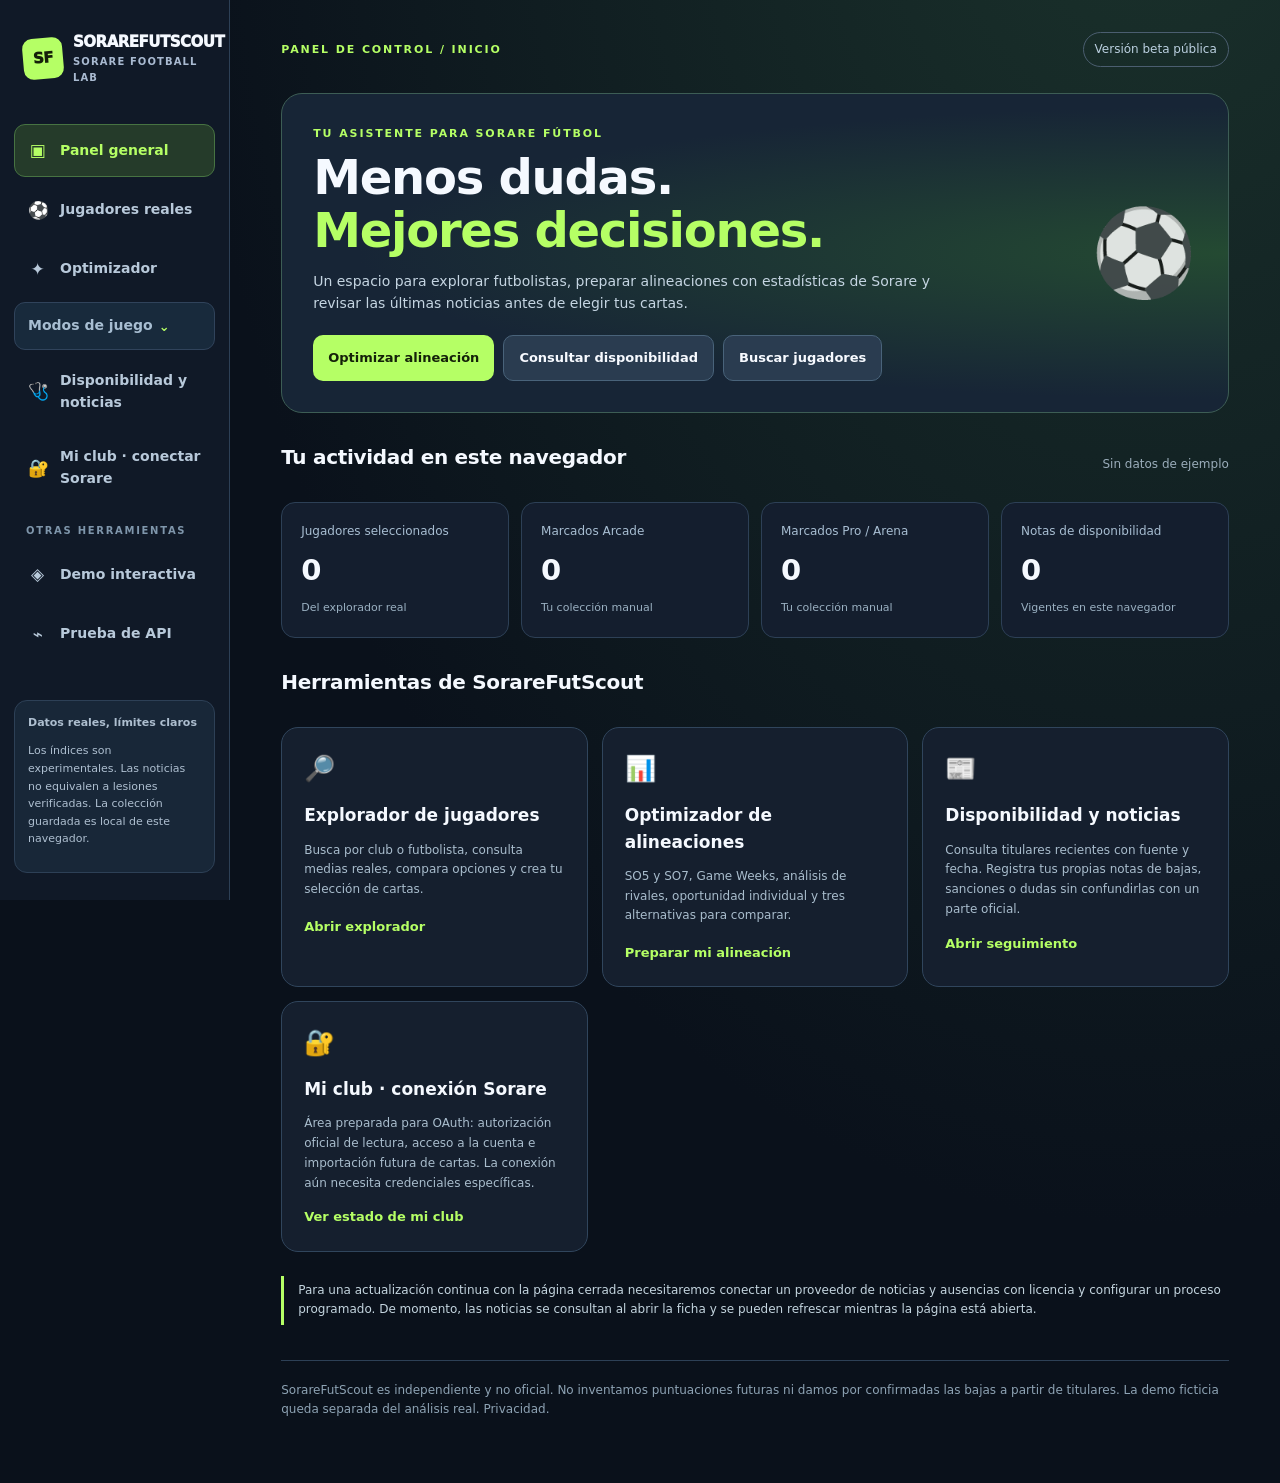
<file: index.html>
<!doctype html>
<html lang="es">
<head>
<meta charset="utf-8"><meta name="viewport" content="width=device-width,initial-scale=1">
<meta name="theme-color" content="#0b111a">
<meta name="description" content="Panel de SorareFutScout: explora futbolistas, optimiza alineaciones y consulta novedades de disponibilidad.">
<title>SorareFutScout | Panel principal</title>
<style>
:root{color-scheme:dark;--bg:#0a111b;--side:#101927;--panel:#141e2e;--line:#2d4056;--muted:#a8bed2;--accent:#b5ff65}
*{box-sizing:border-box}body{margin:0;background:radial-gradient(ellipse at 90% -15%,#1b332c,var(--bg) 60%);color:#f5f9ff;font:15px/1.55 system-ui,-apple-system,"Segoe UI",sans-serif}a{text-decoration:none;color:inherit}a:hover{text-decoration:none}a:focus-visible{outline:2px solid var(--accent);outline-offset:3px}
.app{display:grid;grid-template-columns:230px minmax(0,1fr);min-height:100vh}.sidebar{background:var(--side);border-right:1px solid var(--line);padding:27px 14px;display:flex;flex-direction:column;gap:15px;position:sticky;top:0;height:100vh}
.brand{display:flex;align-items:center;gap:10px;font-weight:950;letter-spacing:-.5px;padding:4px 9px 24px}.brand .mark{background:var(--accent);color:#142009;border-radius:10px;padding:9px 10px;transform:rotate(-5deg)}.brand small{display:block;font-size:10px;font-weight:700;color:#a9bad1;letter-spacing:1.1px}
.menu{display:grid;gap:7px}.menu a{display:flex;gap:13px;align-items:center;padding:12px 13px;border:1px solid transparent;border-radius:11px;color:#b8c9da;font-size:14px;font-weight:700}.menu a:hover{background:#203146}.menu a.active{background:#253b2a;border-color:#477342;color:var(--accent)}.symbol{width:19px;text-align:center;font-size:17px}
.menu-header{font-size:10px;letter-spacing:1.7px;color:#7f96ab;font-weight:900;padding:13px 12px 3px}.side-note{margin-top:auto;border:1px solid var(--line);background:#182738;border-radius:13px;padding:13px;font-size:11px;color:#aebfd0;line-height:1.6}
main{padding:32px max(24px,4vw) 65px;min-width:0;max-width:1800px}
.overline{color:var(--accent);font-size:11px;font-weight:900;letter-spacing:1.9px}.top{display:flex;justify-content:space-between;gap:15px;align-items:center;margin-bottom:26px}.smallpill{border:1px solid #4b5e70;border-radius:30px;color:#bbd0e0;padding:7px 11px;font-size:12px}
.hero{background:radial-gradient(ellipse at right,#244a32,#172536 65%);border:1px solid #3d5d55;border-radius:21px;padding:31px;display:flex;justify-content:space-between;align-items:center;gap:18px}
h1{font-size:clamp(29px,4.3vw,48px);line-height:1.12;letter-spacing:-1.25px;margin:9px 0 13px}h1 em{font-style:normal;color:var(--accent)}h2{font-size:20px;margin:0 0 15px;letter-spacing:-.3px}.hero p{font-size:14px;color:#c5d5e2;max-width:620px;margin:0 0 20px}
.illustration{font-size:85px;opacity:.85}.buttons{display:flex;gap:9px;flex-wrap:wrap}
.btn{display:inline-flex;align-items:center;justify-content:center;background:var(--accent);color:#142109;border-radius:10px;padding:12px 15px;font-weight:900;font-size:13px;gap:7px}.btn.subtle{background:#2a3c50;border:1px solid #49637a;color:#f7faff}.btn:hover{filter:brightness(1.1)}
.heading{display:flex;gap:12px;align-items:center;justify-content:space-between;margin:29px 0 14px}
.stats{display:grid;grid-template-columns:repeat(4,minmax(0,1fr));gap:12px}.stat{border:1px solid var(--line);background:var(--panel);border-radius:14px;padding:19px}.stat span{display:block;color:var(--muted);font-size:12px}.stat strong{display:block;font-size:29px;font-variant-numeric:tabular-nums;margin:8px 0 2px}.stat small{font-size:11px;color:#9ab0c1}
.cards{display:grid;grid-template-columns:repeat(3,minmax(0,1fr));gap:14px}.card{border:1px solid #30455c;border-radius:17px;background:#151f2e;padding:22px;min-width:0}.card .emoji{font-size:25px}.card h3{font-size:17px;margin:13px 0 8px}.card p{font-size:12px;color:#a9bdcd;min-height:62px;line-height:1.65}.card a{font-size:13px;font-weight:900;color:var(--accent)}
.footnote{border-left:3px solid var(--accent);margin:24px 0 0;padding:5px 0 5px 14px;color:#c4d5df;font-size:12px;line-height:1.65}
footer{margin-top:35px;color:#8ea3b4;font-size:12px;border-top:1px solid var(--line);padding-top:20px}
@media(max-width:1050px){.cards{grid-template-columns:repeat(2,minmax(0,1fr))}.stats{grid-template-columns:repeat(2,1fr)}}
@media(max-width:720px){.app{display:block}.sidebar{position:static;height:auto;padding:12px}.brand{padding:5px 8px}.menu{display:flex;gap:5px;overflow-x:auto}.menu a{padding:9px 12px;white-space:nowrap}.menu-header,.side-note{display:none}main{padding:20px 14px}.hero{padding:22px}.illustration{display:none}.cards{grid-template-columns:1fr}}
</style>
<link rel="stylesheet" href="/modos-menu.css">
<script src="/modos-menu.js" defer></script>
</head>
<body>
<div class="app">
<aside class="sidebar">
<a class="brand" href="/"><span class="mark">SF</span><span>SORAREFUTSCOUT<small>SORARE FOOTBALL LAB</small></span></a>
<nav class="menu" aria-label="Menú principal">
<a class="active" href="/" aria-current="page"><span class="symbol">▣</span> Panel general</a>
<a href="/explorador.html"><span class="symbol">⚽</span> Jugadores reales</a>
<a href="/optimizador-real.html"><span class="symbol">✦</span> Optimizador</a><details class="modos-menu"><summary>Modos de juego</summary><div class="modos-menu__dropdown">
<a data-game-mode="arcade" href="/mis-cartas.html#arcade">Arcade · Sets y tableros</a>
<div class="modos-menu__label">Competitivo</div>
<a data-game-mode="pro" href="/mis-cartas.html#pro">Pro · Game Weeks</a>
<a data-game-mode="arena" href="/mis-cartas.html#arena">Arena · Clasificaciones</a>
</div></details>
<a href="/disponibilidad.html"><span class="symbol">🩺</span> Disponibilidad y noticias</a>
<a href="/mi-club.html"><span class="symbol">🔐</span> Mi club · conectar Sorare</a>
<div class="menu-header">OTRAS HERRAMIENTAS</div>
<a href="/demo.html"><span class="symbol">◈</span> Demo interactiva</a>
<a href="/datos-reales.html"><span class="symbol">⌁</span> Prueba de API</a>
</nav>
<div class="side-note"><b>Datos reales, límites claros</b><p>Los índices son experimentales. Las noticias no equivalen a lesiones verificadas. La colección guardada es local de este navegador.</p></div>
</aside>
<main>
<div class="top"><span class="overline">PANEL DE CONTROL / INICIO</span><span class="smallpill">Versión beta pública</span></div>
<section class="hero">
<div>
<div class="overline">TU ASISTENTE PARA SORARE FÚTBOL</div>
<h1>Menos dudas.<br><em>Mejores decisiones.</em></h1>
<p>Un espacio para explorar futbolistas, preparar alineaciones con estadísticas de Sorare y revisar las últimas noticias antes de elegir tus cartas.</p>
<div class="buttons"><a class="btn" href="/optimizador-real.html">Optimizar alineación</a><a class="btn subtle" href="/disponibilidad.html">Consultar disponibilidad</a><a class="btn subtle" href="/explorador.html">Buscar jugadores</a></div>
</div><div class="illustration" aria-hidden="true">⚽</div>
</section>
<div class="heading"><h2>Tu actividad en este navegador</h2><span style="color:#9badbb;font-size:12px">Sin datos de ejemplo</span></div>
<div class="stats">
<div class="stat"><span>Jugadores seleccionados</span><strong id="players">0</strong><small>Del explorador real</small></div>
<div class="stat"><span>Marcados Arcade</span><strong id="arcade">0</strong><small>Tu colección manual</small></div>
<div class="stat"><span>Marcados Pro / Arena</span><strong id="pro">0</strong><small>Tu colección manual</small></div>
<div class="stat"><span>Notas de disponibilidad</span><strong id="statuses">0</strong><small>Vigentes en este navegador</small></div>
</div>
<div class="heading"><h2>Herramientas de SorareFutScout</h2></div>
<div class="cards">
<article class="card"><div class="emoji">🔎</div><h3>Explorador de jugadores</h3><p>Busca por club o futbolista, consulta medias reales, compara opciones y crea tu selección de cartas.</p><a href="/explorador.html">Abrir explorador</a></article>
<article class="card"><div class="emoji">📊</div><h3>Optimizador de alineaciones</h3><p>SO5 y SO7, Game Weeks, análisis de rivales, oportunidad individual y tres alternativas para comparar.</p><a href="/optimizador-real.html">Preparar mi alineación</a></article>
<article class="card"><div class="emoji">📰</div><h3>Disponibilidad y noticias</h3><p>Consulta titulares recientes con fuente y fecha. Registra tus propias notas de bajas, sanciones o dudas sin confundirlas con un parte oficial.</p><a href="/disponibilidad.html">Abrir seguimiento</a></article>
<article class="card"><div class="emoji">🔐</div><h3>Mi club · conexión Sorare</h3><p>Área preparada para OAuth: autorización oficial de lectura, acceso a la cuenta e importación futura de cartas. La conexión aún necesita credenciales específicas.</p><a href="/mi-club.html">Ver estado de mi club</a></article>
</div>
<div class="footnote">Para una actualización continua con la página cerrada necesitaremos conectar un proveedor de noticias y ausencias con licencia y configurar un proceso programado. De momento, las noticias se consultan al abrir la ficha y se pueden refrescar mientras la página está abierta.</div>
<footer>SorareFutScout es independiente y no oficial. No inventamos puntuaciones futuras ni damos por confirmadas las bajas a partir de titulares. La demo ficticia queda separada del análisis real. <a href="/privacidad.html">Privacidad</a>.</footer>
</main></div>
<script>
(()=>{
 const KEY="sorarefutscout:optimizer-pool:v1",NOTE_KEY="sorarefutscout:availability:v1";
 function paint(){
  let arr=[],notes={};
  try{const v=JSON.parse(localStorage.getItem(KEY)||"[]");if(Array.isArray(v))arr=v;}catch(_){}
  try{const v=JSON.parse(localStorage.getItem(NOTE_KEY)||"{}");if(v&&typeof v==="object"&&!Array.isArray(v))notes=v;}catch(_){}
  document.getElementById("players").textContent=arr.length;
  document.getElementById("arcade").textContent=arr.filter(p=>p?.ownedArcade===true).length;
  document.getElementById("pro").textContent=arr.filter(p=>p?.ownedCompetitive===true).length;
  document.getElementById("statuses").textContent=arr.filter(p=>{
   const n=notes[p.slug];return n&&["available","doubt","out"].includes(n.status)&&
    Number.isFinite(n.updatedAt)&&n.updatedAt<=Date.now()&&Date.now()-n.updatedAt<72*3600000;
  }).length;
 }
 window.addEventListener("storage",paint);paint();
})();
</script>
</body></html>
</file>
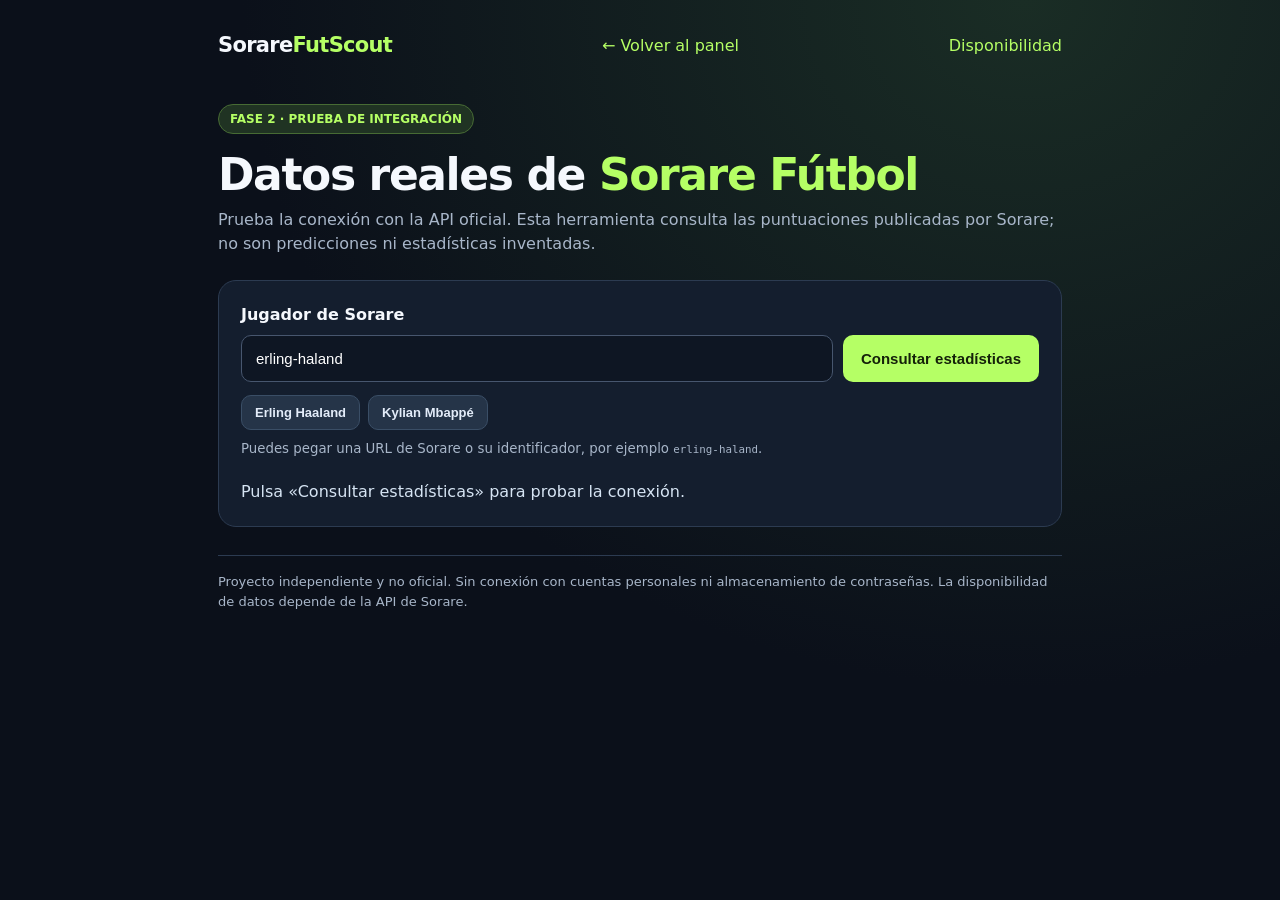
<file: datos-reales.html>
<!doctype html>
<html lang="es">
<head>
<meta charset="utf-8"><meta name="viewport" content="width=device-width,initial-scale=1">
<meta name="theme-color" content="#0b101a">
<title>SorareFutScout · Datos reales (beta)</title>
<style>
:root{color-scheme:dark;--bg:#0b101a;--card:#141e2e;--card2:#1a283b;--border:#2c3b51;--text:#f5f8fd;--muted:#a8b6c9;--accent:#b5ff65}
*{box-sizing:border-box}body{margin:0;background:radial-gradient(ellipse at 80% 0%,#1a2d25 0%,var(--bg) 54%);font-family:system-ui,-apple-system,Segoe UI,sans-serif;color:var(--text);min-height:100vh;line-height:1.5}
main{max-width:880px;margin:auto;padding:30px 18px 80px}
nav{display:flex;align-items:center;justify-content:space-between;gap:16px;margin-bottom:42px}
.logo{font-size:21px;font-weight:800;letter-spacing:-.7px}.logo span{color:var(--accent)}a{color:var(--accent);text-decoration:none}a:hover{text-decoration:underline}
.pill{color:var(--accent);border:1px solid #476b34;background:#203323;padding:5px 11px;border-radius:30px;display:inline-block;font-weight:700;font-size:12px}
h1{font-size:clamp(27px,5vw,44px);letter-spacing:-1.4px;margin:16px 0 8px;line-height:1.15}p{color:var(--muted);margin:6px 0 20px}
.panel{background:var(--card);border:1px solid var(--border);border-radius:18px;padding:22px;margin-top:24px}
label{display:block;font-weight:700;margin-bottom:8px}
.row{display:flex;gap:10px;flex-wrap:wrap}
input{width:100%;flex:1 1 240px;min-width:0;border:1px solid #47566e;background:#0e1623;color:white;padding:14px;border-radius:10px;font-size:15px}
button{background:var(--accent);color:#142109;border:0;border-radius:10px;font-weight:800;padding:13px 18px;cursor:pointer;font-size:15px}button:disabled{opacity:.55;cursor:wait}
.examples{display:flex;gap:8px;flex-wrap:wrap;margin-top:13px}
.examples button{background:#253448;color:#e3ecf9;border:1px solid #3a4e66;padding:9px 13px;font-weight:600;font-size:13px}
small{color:var(--muted)}
#result[hidden]{display:none}
#notice{margin-top:16px;min-height:20px;color:#d6e4f3}
h2{margin-top:0;font-size:23px;letter-spacing:-.4px}.sub{margin-top:-4px;color:var(--muted)}
.metrics{display:grid;grid-template-columns:repeat(3,1fr);gap:12px;margin:20px 0}
.metric{background:var(--card2);border:1px solid var(--border);padding:17px;border-radius:12px}
.metric span{display:block;color:var(--muted);font-size:13px}.metric strong{display:block;font-size:29px;margin-top:3px}
.scores{display:flex;gap:10px;flex-wrap:wrap;padding:0;margin:0;list-style:none}
.scores li{background:var(--card2);border:1px solid var(--border);border-radius:10px;min-width:66px;padding:11px;text-align:center;font-weight:700}
footer{border-top:1px solid var(--border);margin-top:28px;padding-top:16px;font-size:13px;color:var(--muted)}
@media(max-width:480px){nav{align-items:start;flex-direction:column}.panel{padding:16px}.metrics{gap:6px}.metric{padding:12px}.metric strong{font-size:25px}}
</style>
</head>
<body><main>
<nav><div class="logo">Sorare<span>FutScout</span></div><a href="/">← Volver al panel</a> <a href="/disponibilidad.html">Disponibilidad</a></nav>
<div class="pill">FASE 2 · PRUEBA DE INTEGRACIÓN</div>
<h1>Datos reales de <span style="color:var(--accent)">Sorare Fútbol</span></h1>
<p>Prueba la conexión con la API oficial. Esta herramienta consulta las puntuaciones publicadas por Sorare; no son predicciones ni estadísticas inventadas.</p>
<section class="panel">
<form id="form">
<label for="slug">Jugador de Sorare</label>
<div class="row">
<input id="slug" required maxlength="200" value="erling-haland" placeholder="Slug o URL del jugador" aria-describedby="helper">
<button id="go" type="submit">Consultar estadísticas</button>
</div>
</form>
<div class="examples"><button type="button" data-slug="erling-haland">Erling Haaland</button><button type="button" data-slug="kylian-mbappe-lottin">Kylian Mbappé</button></div>
<p id="helper"><small>Puedes pegar una URL de Sorare o su identificador, por ejemplo <code>erling-haland</code>.</small></p>
<div id="notice" role="status" aria-live="polite">Pulsa «Consultar estadísticas» para probar la conexión.</div>
</section>
<section class="panel" id="result" hidden aria-live="polite">
<h2 id="name"></h2><p id="team" class="sub"></p>
<div class="metrics">
<div class="metric"><span>Media L5</span><strong id="l5">—</strong></div>
<div class="metric"><span>Media L10</span><strong id="l10">—</strong></div>
<div class="metric"><span>Media L15</span><strong id="l15">—</strong></div>
</div>
<h3>Últimas 5 puntuaciones disponibles</h3>
<ul id="scores" class="scores"></ul>
<p><small id="source"></small></p>
</section>
<footer>Proyecto independiente y no oficial. Sin conexión con cuentas personales ni almacenamiento de contraseñas. La disponibilidad de datos depende de la API de Sorare.</footer>
</main>
<script>
(function(){
  const form=document.getElementById('form'),field=document.getElementById('slug'),button=document.getElementById('go'),notice=document.getElementById('notice'),result=document.getElementById('result');
  const byId=id=>document.getElementById(id);
  const number=x=>typeof x==='number'&&Number.isFinite(x)?x.toLocaleString('es-ES',{maximumFractionDigits:1}):'—';
  const normalize=value=>{
    try{if(value.includes('sorare.com')){const u=new URL(value);if(!/(^|\.)sorare\.com$/.test(u.hostname))return '';const m=u.pathname.match(/\/football\/players\/([a-z0-9-]+)/i);return m?m[1].toLowerCase():'';}}
    catch(_){return ''}
    return value.trim().toLowerCase();
  };
  async function load(value){
    const slug=normalize(value);
    if(!/^[a-z0-9]+(?:-[a-z0-9]+)*$/.test(slug)){notice.textContent='Escribe un identificador de Sorare válido.';return;}
    button.disabled=true;notice.textContent='Consultando datos oficiales…';result.hidden=true;
    try{
      const response=await fetch('/api/player?slug='+encodeURIComponent(slug),{headers:{accept:'application/json'}});
      const data=await response.json();
      if(!response.ok||!data.ok)throw new Error((data.error||'No se pudo completar la consulta.')+(data.detail?' '+data.detail:''));
      const p=data.player;
      byId('name').textContent=p.name;
      byId('team').textContent=(p.club||'Club no disponible')+' · '+(p.position||'Posición no disponible');
      ['l5','l10','l15'].forEach(k=>byId(k).textContent=number(p[k]));
      const scores=byId('scores');scores.replaceChildren();
      (p.lastScores||[]).forEach(score=>{const li=document.createElement('li');li.textContent=number(score);scores.appendChild(li)});
      if(!scores.childElementCount){const li=document.createElement('li');li.textContent='Sin resultados';scores.appendChild(li);}
      byId('source').textContent='Fuente: '+data.source+' · Consulta: '+new Date(data.fetchedAt).toLocaleString('es-ES');
      result.hidden=false;notice.textContent='Datos recibidos correctamente de Sorare.';
    }catch(error){notice.textContent='No se pudieron mostrar las estadísticas: '+error.message;}
    finally{button.disabled=false;}
  }
  form.addEventListener('submit',e=>{e.preventDefault();load(field.value);});
  document.querySelectorAll('[data-slug]').forEach(el=>el.addEventListener('click',()=>{field.value=el.dataset.slug;load(field.value)}));
})();
</script>
</body></html>
</file>
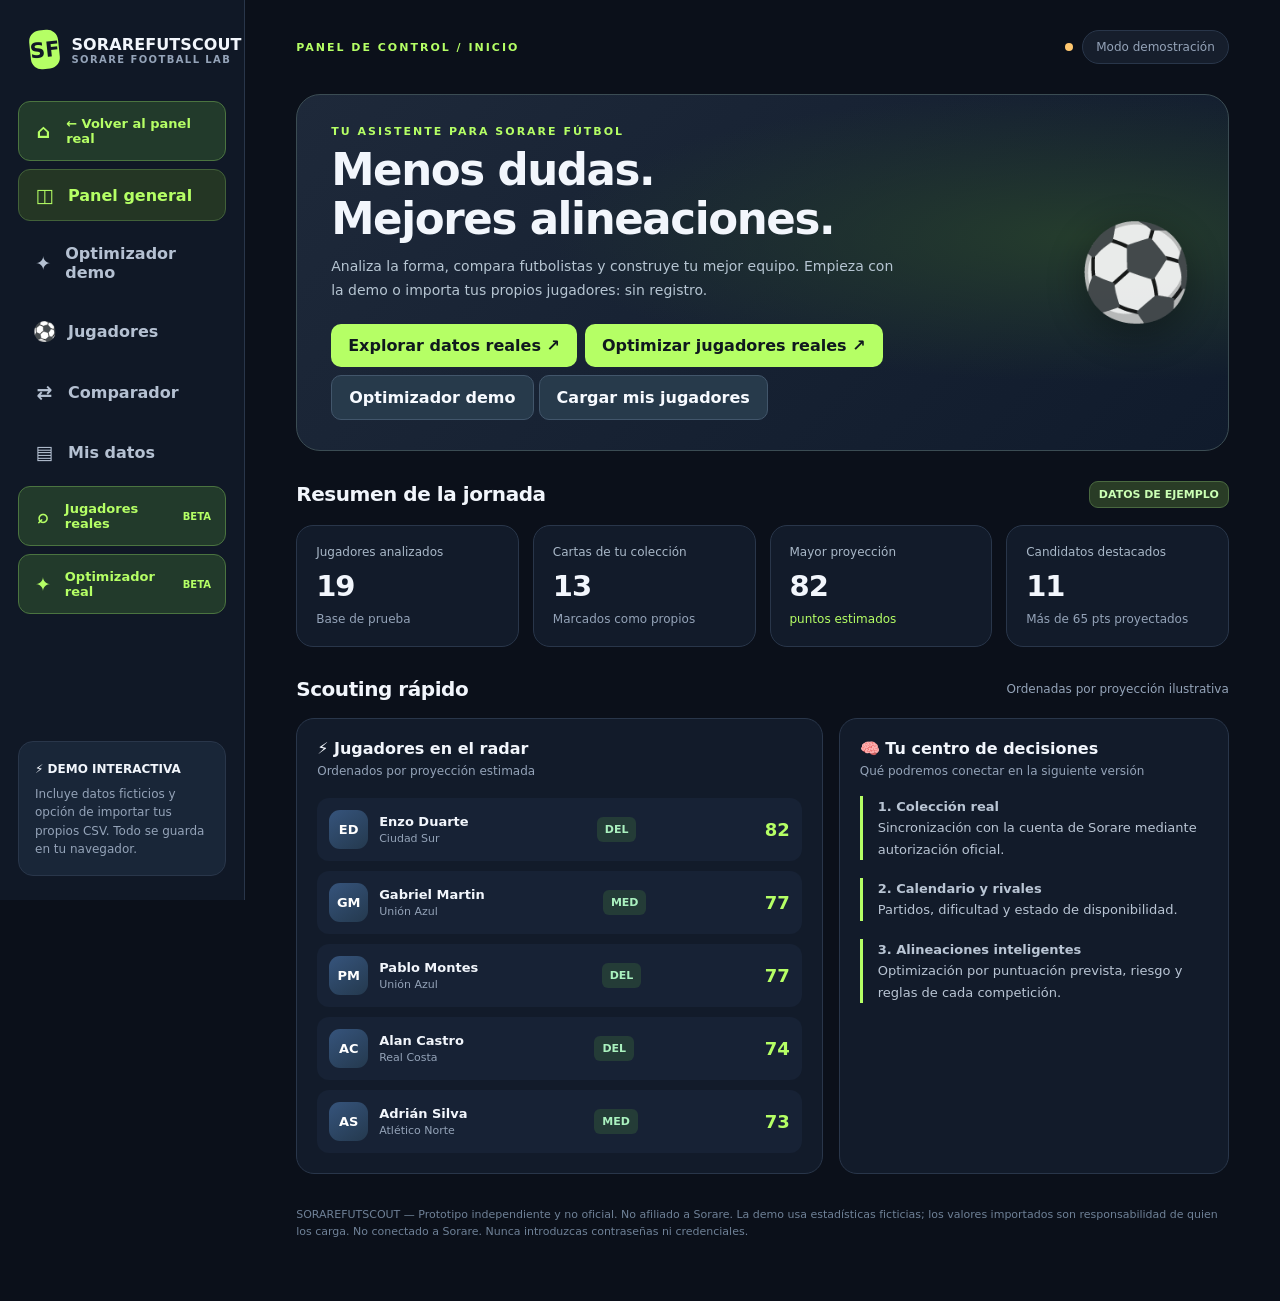
<file: demo.html>
<!doctype html>
<html lang="es">
<head>
<meta charset="UTF-8"><meta name="viewport" content="width=device-width, initial-scale=1">
<title>Demo interactiva | SorareFutScout</title>
<style>
:root{color-scheme:dark;--bg:#0b101a;--panel:#121b2a;--panel2:#172235;--line:#29364a;--muted:#94a3b8;--text:#f2f6fc;--accent:#b5ff65;--blue:#79b8ff;--orange:#f6bd60;--red:#f18484}
*{box-sizing:border-box}html,body{margin:0;min-height:100%;font-family:Inter,ui-sans-serif,system-ui,-apple-system,'Segoe UI',sans-serif;background:var(--bg);color:var(--text)}button,select,input{font:inherit}button{cursor:pointer}button:focus-visible,select:focus-visible,input:focus-visible{outline:2px solid var(--accent);outline-offset:2px}
.app{display:grid;grid-template-columns:245px minmax(0,1fr);min-height:100vh}.sidebar{background:#101826;border-right:1px solid var(--line);padding:30px 18px;position:sticky;top:0;height:100vh}.brand{display:flex;align-items:center;gap:12px;padding:0 12px 32px}.brand-mark{width:39px;height:39px;border-radius:11px;background:var(--accent);color:#111827;display:grid;place-items:center;font-size:21px;font-weight:900;transform:rotate(-6deg)}.brand-name{font-weight:900;letter-spacing:.1px;font-size:16px}.brand-sub{color:var(--muted);font-size:10px;letter-spacing:1.4px;font-weight:700}.nav{display:grid;gap:8px}.nav button{width:100%;display:flex;align-items:center;gap:12px;padding:14px;border:1px solid transparent;border-radius:12px;background:transparent;color:#b5c1d2;text-align:left;font-weight:650}.nav button.active{background:#243624;color:var(--accent);border-color:#426139}.nav button:hover:not(.active){background:#1a2636}.nav-ico{font-size:19px;width:23px;text-align:center}.side-bottom{position:absolute;left:18px;right:18px;bottom:24px;background:#192638;padding:16px;border:1px solid var(--line);border-radius:15px}.side-bottom b{font-size:12px}.side-bottom p{font-size:12px;line-height:1.55;color:var(--muted);margin:8px 0 0}
main{min-width:0;padding:30px max(24px,4vw) 60px}.topbar{display:flex;justify-content:space-between;align-items:center;margin-bottom:30px;gap:12px}.eyebrow{font-weight:800;letter-spacing:2px;color:var(--accent);font-size:11px;text-transform:uppercase}.right-top{font-size:12px;display:flex;align-items:center;gap:9px;color:var(--muted)}.dot{width:8px;height:8px;background:#ffc76f;border-radius:50%}.status{padding:9px 13px;border:1px solid var(--line);border-radius:24px;background:#161e2c}.page{display:none}.page.active{display:block}.hero{display:flex;gap:22px;justify-content:space-between;align-items:center;background:radial-gradient(ellipse at 85% 40%,#253d2d 0%,transparent 48%),linear-gradient(135deg,#1e293a,#101b2c);border:1px solid #3b4c53;border-radius:24px;padding:30px 34px;min-height:195px}.hero h1{font-size:clamp(27px,3.4vw,45px);letter-spacing:-1.4px;line-height:1.12;margin:8px 0 12px;max-width:610px}.hero p{color:#b6c5d2;line-height:1.65;font-size:14px;max-width:570px;margin:0}.hero-symbol{font-size:93px;opacity:.9;filter:drop-shadow(0 10px 20px #0006)}.btn{border:0;padding:12px 17px;border-radius:10px;background:var(--accent);color:#10191e;font-weight:850;white-space:nowrap}.btn:hover{filter:brightness(1.08)}.btn.secondary{background:#273a4b;color:#f7faff;border:1px solid #42566b}.title-row{display:flex;justify-content:space-between;align-items:center;gap:12px;margin:30px 0 17px}.title-row h2{font-size:20px;letter-spacing:-.45px;margin:0}.muted{color:var(--muted);font-size:12px}.stats{display:grid;grid-template-columns:repeat(4,1fr);gap:14px}.stat{border:1px solid var(--line);background:var(--panel);border-radius:17px;padding:19px}.stat .mini{font-size:12px;color:#a9b8c8}.stat strong{display:block;margin:10px 0 5px;font-size:29px;letter-spacing:-1px}.stat em{font-style:normal;color:var(--accent);font-size:12px}.stat span{color:var(--muted);font-size:12px}.two-col{display:grid;grid-template-columns:1.35fr 1fr;gap:16px}.card{background:var(--panel);border:1px solid var(--line);border-radius:18px;padding:20px;min-width:0}.card h3{font-size:16px;margin:0 0 6px}.quick-list{display:grid;gap:10px;margin-top:20px}.quick{display:flex;align-items:center;justify-content:space-between;gap:14px;padding:12px;background:var(--panel2);border-radius:12px}.player-id{display:flex;align-items:center;gap:11px;min-width:0}.avatar{width:39px;height:39px;border-radius:11px;background:linear-gradient(145deg,#36547c,#24394e);display:grid;place-items:center;font-weight:850;color:white;font-size:13px;flex-shrink:0}.player-id b{display:block;font-size:13px;white-space:nowrap;overflow:hidden;text-overflow:ellipsis}.player-id small{display:block;color:var(--muted);font-size:11px;margin-top:3px}.score{color:var(--accent);font-size:18px;font-weight:900}.tag{font-size:11px;font-weight:800;white-space:nowrap;background:#243c37;color:#aaf1bf;border-radius:6px;padding:6px 8px}.note{border-left:3px solid var(--accent);padding-left:15px;color:#b9c5d4;line-height:1.65;font-size:13px;margin-top:18px}.subheader{margin:0 0 8px;font-size:clamp(24px,2.4vw,34px);letter-spacing:-.8px}.subdesc{color:var(--muted);font-size:14px;line-height:1.6;margin:0 0 26px}.controls{display:flex;flex-wrap:wrap;gap:12px;align-items:end;margin:17px 0 20px}.field{display:flex;flex-direction:column;gap:7px;min-width:155px}.field label{font-size:12px;color:#bac7d7;font-weight:650}.field select,.field input{height:41px;border:1px solid #40506a;background:#1a2638;border-radius:9px;color:white;padding:0 12px;max-width:100%}.field.search{flex:1}.field.search input{width:100%}.checks{display:flex;gap:8px;align-items:center;padding:11px 4px;font-size:13px;color:#c8d6e5}.checks input{accent-color:#a9f45e;width:17px;height:17px}.lineup{display:grid;grid-template-columns:repeat(5,minmax(0,1fr));gap:10px;margin-top:16px}.lineup.seven{grid-template-columns:repeat(7,minmax(0,1fr))}.lineup-slot{border-radius:14px;border:1px solid #435644;background:linear-gradient(165deg,#243d37,#192736 80%);padding:14px 8px;text-align:center;min-width:0}.lineup-slot .position{color:#b6e9af;font-size:11px;text-transform:uppercase;font-weight:800;letter-spacing:1px}.lineup-slot .avatar{margin:15px auto 11px;width:49px;height:49px;border-radius:50%}.lineup-slot strong{display:block;font-size:12px;white-space:nowrap;overflow:hidden;text-overflow:ellipsis}.lineup-slot small{display:block;color:#a6b6c3;font-size:10px;white-space:nowrap;overflow:hidden;text-overflow:ellipsis;margin:5px 0 10px}.lineup-slot .score{font-size:20px}.results{display:flex;gap:15px;flex-wrap:wrap;margin-top:18px;padding:16px 20px;background:#1b2b32;border-radius:13px}.result-item{flex:1;min-width:120px}.result-item b{font-size:23px;display:block;margin-top:5px}.results .muted{font-size:11px}.data-table{width:100%;border-collapse:collapse}.data-table th{font-size:11px;color:#94a6bd;text-transform:uppercase;letter-spacing:.6px;text-align:left;padding:13px 10px;border-bottom:1px solid var(--line)}.data-table td{font-size:13px;border-bottom:1px solid #243144;padding:12px 10px}.data-table tr:last-child td{border-bottom:none}.data-table .player-id b{font-size:12px}.data-table .avatar{width:34px;height:34px}.table-scroll{overflow-x:auto}.progress{background:#2a3850;border-radius:4px;height:9px;overflow:hidden}.progress>span{height:100%;display:block;background:var(--accent);border-radius:4px}.pill{padding:5px 8px;background:#273549;border-radius:9px;color:#cbd5e2;display:inline-block;font-size:11px;font-weight:800}.number{font-weight:850;font-variant-numeric:tabular-nums}.compare{display:grid;grid-template-columns:1fr 1fr;gap:18px;margin-bottom:20px}.compare-panel{padding:21px;border:1px solid var(--line);background:var(--panel2);border-radius:15px}.compare-panel .big{display:flex;align-items:center;gap:14px}.compare-panel .avatar{width:65px;height:65px;font-size:23px}.compare-panel h3{margin:0 0 5px;font-size:19px}.barline{display:grid;grid-template-columns:115px 1fr 48px;gap:12px;align-items:center;margin:17px 0;font-size:12px}.barline strong{text-align:right;font-size:13px}.barline.blue .progress>span{background:var(--blue)}.empty{padding:27px;text-align:center;color:var(--muted)}footer{margin-top:32px;color:#6f8197;font-size:11px;line-height:1.6}.small-badge{background:#293c26;border:1px solid #4a6940;color:#cbffb4;padding:6px 9px;border-radius:9px;font-size:11px;font-weight:800}.filters{display:flex;flex-wrap:wrap;gap:8px}.filter{border:1px solid var(--line);background:#172235;border-radius:9px;color:#b7c8da;padding:9px 13px}.filter.active{border-color:var(--accent);color:var(--accent);background:#263628}.fav{border:0;background:transparent;color:#6c8096;font-size:22px;padding:4px 9px}.fav.active{color:var(--orange)}
@media(max-width:1150px){.lineup.seven{grid-template-columns:repeat(4,minmax(0,1fr))}.lineup{grid-template-columns:repeat(3,minmax(0,1fr))}.stats{grid-template-columns:repeat(2,1fr)}}
@media(max-width:780px){.app{display:block}.sidebar{position:static;height:auto;padding:14px;border-right:none;border-bottom:1px solid var(--line)}.brand{padding:5px 8px 13px}.nav{display:flex;gap:4px;overflow-x:auto}.nav button{width:auto;flex-shrink:0;padding:10px 13px;font-size:12px}.nav-ico{font-size:14px;width:auto}.side-bottom{display:none}main{padding:23px 16px 48px}.hero{padding:23px}.hero-symbol{display:none}.two-col,.compare{grid-template-columns:1fr}.stats{grid-template-columns:repeat(2,minmax(0,1fr))}.stat{padding:14px}.lineup,.lineup.seven{grid-template-columns:repeat(2,minmax(0,1fr))}.topbar{align-items:flex-start}.status{white-space:nowrap;font-size:10px}}

/* Fase 1: colección local e importación */
.notice {padding:14px 16px;border:1px solid #4c6336;background:#1c2c24;border-radius:12px;color:#d9f8ce;font-size:13px;line-height:1.6;margin-bottom:22px}
.notice strong {color:var(--accent)}
.stack {display:grid;gap:16px}
.upload {border:1px dashed #66815e;border-radius:14px;padding:22px;background:#15242a}
.upload input[type=file] {width:100%;margin:12px 0;color:var(--text);max-width:100%}
.upload code {color:var(--accent);word-break:break-word}
.helper {font-size:12px;line-height:1.65;color:var(--muted)}
.action-row {display:flex;flex-wrap:wrap;gap:10px;align-items:center}
.action-row .btn {font-size:13px}
.btn.danger {background:#412729;color:#ffb5b5;border:1px solid #8b4949}
.form-grid {display:grid;grid-template-columns:repeat(4,minmax(0,1fr));gap:12px;margin-top:18px}
.form-grid .field {min-width:0}
.form-grid input,.form-grid select {width:100%}
.form-grid .field.wide {grid-column:span 2}
#collection-status {font-size:13px;line-height:1.6;margin-top:12px;min-height:21px}
.badge-in {background:#28442a;color:#c2fba6}.badge-classic {background:#343347;color:#cdc9ff}
/* A real project needs a responsive base before any real user accounts. */
@media(max-width:1120px){.form-grid{grid-template-columns:repeat(2,minmax(0,1fr))}}
@media(max-width:620px){.form-grid{grid-template-columns:1fr}.form-grid .field.wide{grid-column:span 1}.action-row .btn{white-space:normal}}

.nav a.real-nav{display:flex;align-items:center;gap:12px;padding:14px;border:1px solid #4b7440;border-radius:12px;background:#223a2b;color:var(--accent);font-weight:800;font-size:13px;text-decoration:none}.nav a.real-nav:hover{background:#2c4930}@media(max-width:780px){.nav a.real-nav{flex-shrink:0;padding:10px 13px}}
</style>
</head>
<body><div class="app"><aside class="sidebar"><div class="brand"><div class="brand-mark">SF</div><div><div class="brand-name">SORAREFUTSCOUT</div><div class="brand-sub">SORARE FOOTBALL LAB</div></div></div><nav class="nav" aria-label="Secciones"><a class="real-nav" href="/" style="font-weight:800;color:#b5ff65"><span class="nav-ico">⌂</span> ← Volver al panel real</a><button data-page="dashboard" class="active"><span class="nav-ico">◫</span> Panel general</button><button data-page="optimizer"><span class="nav-ico">✦</span> Optimizador demo</button><button data-page="players"><span class="nav-ico">⚽</span> Jugadores</button><button data-page="compare"><span class="nav-ico">⇄</span> Comparador</button><button data-page="collection"><span class="nav-ico">▤</span> Mis datos</button><a class="real-nav" href="/explorador.html"><span class="nav-ico">⌕</span> Jugadores reales <span style="margin-left:auto;font-size:10px">BETA</span></a><a class="real-nav" href="/optimizador-real.html"><span class="nav-ico">✦</span> Optimizador real <span style="margin-left:auto;font-size:10px">BETA</span></a></nav><div class="side-bottom"><b>⚡ DEMO INTERACTIVA</b><p>Incluye datos ficticios y opción de importar tus propios CSV. Todo se guarda en tu navegador.</p></div></aside>
<main><div class="topbar"><div class="eyebrow" id="crumb">Panel de control / Inicio</div><div class="right-top"><span class="dot"></span><span class="status" id="source-mode">Modo demostración</span></div></div>
<section class="page active" id="dashboard"><div class="hero"><div><div class="eyebrow">TU ASISTENTE PARA SORARE FÚTBOL</div><h1>Menos dudas.<br>Mejores alineaciones.</h1><p>Analiza la forma, compara futbolistas y construye tu mejor equipo. Empieza con la demo o importa tus propios jugadores: sin registro.</p><div style="margin-top:22px"><a href="/explorador.html" class="btn" style="display:inline-block;text-decoration:none;margin:0 8px 8px 0">Explorar datos reales ↗</a><a href="/optimizador-real.html" class="btn" style="display:inline-block;text-decoration:none;margin:0 8px 8px 0">Optimizar jugadores reales ↗</a><button class="btn secondary" data-goto="optimizer">Optimizador demo</button> <button class="btn secondary" data-goto="collection">Cargar mis jugadores</button></div></div><div class="hero-symbol">⚽</div></div>
<div class="title-row"><h2>Resumen de la jornada</h2><span class="small-badge" id="dataset-tag">DATOS DE EJEMPLO</span></div><div class="stats"><div class="stat"><div class="mini">Jugadores analizados</div><strong id="stat-players">—</strong><span id="stat-source">Base de prueba</span></div><div class="stat"><div class="mini">Cartas de tu colección</div><strong id="stat-owned">—</strong><span>Marcados como propios</span></div><div class="stat"><div class="mini">Mayor proyección</div><strong id="stat-best">—</strong><em> puntos estimados</em></div><div class="stat"><div class="mini">Candidatos destacados</div><strong id="stat-top">—</strong><span>Más de 65 pts proyectados</span></div></div>
<div class="title-row"><h2>Scouting rápido</h2><span class="muted">Ordenadas por proyección ilustrativa</span></div><div class="two-col"><div class="card"><h3>⚡ Jugadores en el radar</h3><div class="muted">Ordenados por proyección estimada</div><div class="quick-list" id="quick-list"></div></div><div class="card"><h3>🧠 Tu centro de decisiones</h3><div class="muted">Qué podremos conectar en la siguiente versión</div><div class="note"><b>1. Colección real</b><div>Sincronización con la cuenta de Sorare mediante autorización oficial.</div></div><div class="note"><b>2. Calendario y rivales</b><div>Partidos, dificultad y estado de disponibilidad.</div></div><div class="note"><b>3. Alineaciones inteligentes</b><div>Optimización por puntuación prevista, riesgo y reglas de cada competición.</div></div></div></div></section>
<section class="page" id="optimizer"><h1 class="subheader">Optimizador de alineaciones</h1><p class="subdesc">Prueba cómo generar automáticamente un equipo según las posiciones y la estrategia seleccionada. La fórmula y los datos son ilustrativos.</p><div class="card"><h3>⚙️ Configurar alineación</h3><div class="controls"><div class="field"><label for="format">Formato de alineación</label><select id="format"><option value="5">In-Season · 5 cartas</option><option value="7">Classic · 7 cartas</option></select></div><div class="field"><label for="strategy">Estrategia</label><select id="strategy"><option value="balance">Equilibrada</option><option value="safe">Priorizar fiabilidad</option><option value="ceiling">Buscar techo alto</option></select></div><label class="checks"><input type="checkbox" id="owned-only" checked> Solo cartas marcadas como propias</label><button class="btn" id="optimize">✦ Generar alineación</button></div><div class="muted">Modelo de fase 1: In-Season = POR, DEF, MED, DEL, extra y como máximo 1 Classic. Classic = POR, 2 DEF, 2 MED, DEL y extra. No contempla ligas elegibles, límites específicos, cap, bonificaciones, sustituciones ni rarezas. Usa el reglamento oficial antes de registrar una alineación.</div></div><div class="title-row"><h2>Alineación recomendada</h2><span class="small-badge">PROYECCIÓN DE PRUEBA</span></div><div class="lineup" id="lineup"></div><div class="results" id="lineup-results"></div><p class="note">Las proyecciones son de ejemplo o introducidas por quien usa la web. No representan pronósticos validados ni garantizan resultados.</p></section>
<section class="page" id="players"><h1 class="subheader">Explorador de futbolistas</h1><p class="subdesc">Busca, filtra y ordena jugadores para analizar rendimiento y perspectivas antes de alinearlos.</p><div class="card"><div class="controls"><div class="field search"><label for="search">Buscar jugador o equipo</label><input id="search" type="search" placeholder="Ej. Daniel, Ciudad, ..."></div><div class="field"><label for="sort">Ordenar por</label><select id="sort"><option value="projection">Proyección</option><option value="l5">Media últimos 5</option><option value="l15">Media últimos 15</option><option value="prob">Probabilidad de jugar</option></select></div><label class="checks"><input type="checkbox" id="only-owned-players"> Mi colección</label></div><div class="filters" id="pos-filter"><button class="filter active" data-pos="all">Todos</button><button class="filter" data-pos="POR">Porteros</button><button class="filter" data-pos="DEF">Defensas</button><button class="filter" data-pos="MED">Medios</button><button class="filter" data-pos="DEL">Delanteros</button></div><div class="table-scroll" style="margin-top:20px"><table class="data-table"><thead><tr><th>Jugador</th><th>Pos.</th><th>Tipo</th><th>L5</th><th>L15</th><th>Prob. juego</th><th>Proyección</th><th>Seguir</th></tr></thead><tbody id="players-body"></tbody></table></div><div id="players-count" class="muted" style="margin-top:12px"></div></div></section>
<section class="page" id="compare"><h1 class="subheader">Comparador de jugadores</h1><p class="subdesc">Pon a dos jugadores frente a frente y compara sus métricas en segundos.</p><div class="controls"><div class="field" style="flex:1"><label for="compare-a">Jugador A</label><select id="compare-a"></select></div><div class="field" style="flex:1"><label for="compare-b">Jugador B</label><select id="compare-b"></select></div></div><div id="compare-view"></div><div class="note">Las métricas predeterminadas son ficticias. Si cargas un CSV, se muestran los valores que tú hayas proporcionado; no los verifica Sorare.</div></section>
<section class="page" id="collection">
<h1 class="subheader">Mis datos y colección</h1>
<p class="subdesc">Importa una lista de jugadores, añade nombres manualmente o recupera la demo. Los datos quedan guardados <strong>solo en este navegador</strong>. SorareFutScout no recibe tus archivos.</p>
<div class="notice"><strong>Primera fase — sin cuenta Sorare.</strong> Nunca introduzcas aquí tu contraseña o token. No hay sincronización, precios de mercado ni estadísticas oficiales. Las proyecciones las introduces tú y solo sirven para probar el optimizador.</div>
<div class="two-col">
<div class="card upload">
<h3>⬆ Importar jugadores CSV</h3>
<p class="helper">Descarga la plantilla, rellena tus jugadores y súbela. La importación sustituye la tabla actual de este navegador.</p>
<div class="action-row"><button id="template-csv" class="btn secondary" type="button">Descargar plantilla CSV</button><button id="export-csv" class="btn secondary" type="button">Exportar mis datos</button></div>
<label class="helper" for="file-csv" style="display:block;margin-top:15px">Archivo CSV con cabecera</label><input type="file" id="file-csv" accept=".csv,text/csv,text/plain">
<p class="helper">Columnas: <code>nombre,equipo,posicion,l5,l15,probabilidad,proyeccion,techo,coleccion,temporada</code>.<br>Posición POR/DEF/MED/DEL; colección sí/no; temporada actual/classic. Máximo 1.000 filas por archivo (hasta 1 MB).</p>
</div>
<div class="card">
<h3>🗂 Gestiona tu colección</h3>
<p class="helper">Solo se marcan como propias las cartas con la columna <b>coleccion</b> en “si”. El optimizador puede trabajar también con todas las filas.</p>
<div class="stat" style="margin-top:18px"><div class="mini">Jugadores cargados</div><strong id="collection-total">—</strong><span id="collection-origin">Datos de ejemplo</span></div>
<div class="action-row" style="margin-top:18px"><button id="restore-demo" class="btn secondary" type="button">Restablecer demo</button><button id="remove-last" class="btn danger" type="button">Eliminar último añadido</button></div>
</div>
</div>
<div class="card" style="margin-top:18px">
<h3>＋ Añadir un futbolista</h3><p class="helper">Crea una fila nueva sin necesidad de CSV. Los números son estimaciones manuales, no estadísticas Sorare.</p>
<form id="add-player"><div class="form-grid">
<div class="field wide"><label for="add-name">Nombre</label><input id="add-name" name="name" required maxlength="80" placeholder="Nombre del jugador"></div>
<div class="field wide"><label for="add-team">Equipo</label><input id="add-team" name="team" required maxlength="80" placeholder="Club"></div>
<div class="field"><label for="add-pos">Posición</label><select id="add-pos" name="pos"><option>POR</option><option>DEF</option><option>MED</option><option>DEL</option></select></div>
<div class="field"><label for="add-season">Tipo de carta</label><select id="add-season" name="season"><option value="in">In-Season actual</option><option value="classic">Classic</option></select></div>
<div class="field"><label for="add-l5">Media L5</label><input id="add-l5" name="l5" type="number" min="0" max="100" value="50" required></div>
<div class="field"><label for="add-l15">Media L15</label><input id="add-l15" name="l15" type="number" min="0" max="100" value="50" required></div>
<div class="field"><label for="add-prob">Probabilidad de jugar %</label><input id="add-prob" name="prob" type="number" min="0" max="100" value="90" required></div>
<div class="field"><label for="add-projection">Proyección</label><input id="add-projection" name="projection" type="number" min="0" max="100" value="50" required></div>
<div class="field"><label for="add-ceiling">Techo</label><input id="add-ceiling" name="ceiling" type="number" min="0" max="100" value="80" required></div>
<div class="field"><label for="add-owned">Carta en mi colección</label><select id="add-owned" name="owned"><option value="true">Sí</option><option value="false">No</option></select></div>
</div><div class="action-row" style="margin-top:20px"><button class="btn" type="submit">＋ Añadir jugador</button></div></form>
<div role="status" aria-live="polite" id="collection-status"></div>
</div>
</section>
<footer>SORAREFUTSCOUT — Prototipo independiente y no oficial. No afiliado a Sorare. La demo usa estadísticas ficticias; los valores importados son responsabilidad de quien los carga. No conectado a Sorare. Nunca introduzcas contraseñas ni credenciales.</footer>
</main></div><script>
const demoPlayers=[
{id:1,n:'Daniel Costa',team:'Atlético Norte',pos:'POR',l5:61,l15:54,prob:98,projection:62,ceiling:88,owned:true,season:"in"},
{id:2,n:'Álex Romero',team:'Real Costa',pos:'POR',l5:57,l15:51,prob:96,projection:57,ceiling:79,owned:true,season:"classic"},
{id:3,n:'Mateo Ruiz',team:'Ciudad Sur',pos:'POR',l5:65,l15:56,prob:84,projection:60,ceiling:93,owned:false,season:"in"},
{id:4,n:'Lucas Pereira',team:'Unión Azul',pos:'DEF',l5:71,l15:64,prob:94,projection:71,ceiling:102,owned:true,season:"in"},
{id:5,n:'Hugo Serrano',team:'Real Costa',pos:'DEF',l5:68,l15:63,prob:97,projection:69,ceiling:89,owned:true,season:"in"},
{id:6,n:'Nicolás Vidal',team:'Sporting Oeste',pos:'DEF',l5:61,l15:60,prob:99,projection:65,ceiling:79,owned:true,season:"classic"},
{id:7,n:'Bruno Almeida',team:'Atlético Norte',pos:'DEF',l5:74,l15:58,prob:77,projection:66,ceiling:105,owned:false,season:"in"},
{id:8,n:'Iker Molina',team:'Ciudad Sur',pos:'DEF',l5:60,l15:58,prob:92,projection:61,ceiling:81,owned:true,season:"in"},
{id:9,n:'Gabriel Martin',team:'Unión Azul',pos:'MED',l5:76,l15:70,prob:95,projection:77,ceiling:109,owned:true,season:"in"},
{id:10,n:'Adrián Silva',team:'Atlético Norte',pos:'MED',l5:72,l15:67,prob:98,projection:73,ceiling:99,owned:true,season:"classic"},
{id:11,n:'Rafael Gómez',team:'Real Costa',pos:'MED',l5:67,l15:64,prob:95,projection:69,ceiling:93,owned:true,season:"in"},
{id:12,n:'Leo Navarro',team:'Sporting Oeste',pos:'MED',l5:81,l15:59,prob:72,projection:69,ceiling:115,owned:false,season:"in"},
{id:13,n:'Sergio Camacho',team:'Ciudad Sur',pos:'MED',l5:65,l15:62,prob:91,projection:65,ceiling:94,owned:true,season:"classic"},
{id:14,n:'Tomás Ferrer',team:'Sporting Oeste',pos:'MED',l5:60,l15:57,prob:86,projection:59,ceiling:84,owned:false,season:"in"},
{id:15,n:'Enzo Duarte',team:'Ciudad Sur',pos:'DEL',l5:83,l15:72,prob:91,projection:82,ceiling:122,owned:true,season:"in"},
{id:16,n:'Pablo Montes',team:'Unión Azul',pos:'DEL',l5:75,l15:66,prob:97,projection:77,ceiling:112,owned:true,season:"in"},
{id:17,n:'Thiago Sousa',team:'Atlético Norte',pos:'DEL',l5:70,l15:68,prob:90,projection:73,ceiling:104,owned:true,season:"classic"},
{id:18,n:'Alan Castro',team:'Real Costa',pos:'DEL',l5:86,l15:62,prob:69,projection:74,ceiling:128,owned:false,season:"in"},
{id:19,n:'Javier Moreno',team:'Ciudad Sur',pos:'DEL',l5:62,l15:59,prob:98,projection:65,ceiling:92,owned:false,season:"in"}
];
const STORAGE_KEY='sorarefutscout_phase1_data_v1';
const FAV_KEY='sorarefutscout_phase1_favorites_v1';
const posNames={POR:'Portero',DEF:'Defensa',MED:'Mediocentro',DEL:'Delantero'};
const $=s=>document.querySelector(s);
const esc=s=>String(s??'').replace(/[&<>"']/g,c=>({'&':'&amp;','<':'&lt;','>':'&gt;','"':'&quot;',"'":'&#39;'}[c]));
const initials=n=>String(n).split(' ').filter(Boolean).map(p=>p[0]).slice(0,2).join('').toUpperCase();
const normalize=s=>String(s).toLowerCase().normalize('NFD').replace(/[\u0300-\u036f]/g,'');
const num=(x,a=0,b=100)=>Math.min(b,Math.max(a,Number(x)||0));
const cloneDemo=()=>demoPlayers.map(p=>({...p}));
let players=cloneDemo(),dataset='demo',pos='all';
let favorites=new Set();
try{
  const s=JSON.parse(localStorage.getItem(STORAGE_KEY)||'null');
  if(s && Array.isArray(s.players) && s.players.length<=1000 && s.players.every(p=>p&&typeof p.n==='string'&&posNames[p.pos])){
    players=s.players.map((p,i)=>({...p,id:i+1,n:String(p.n).slice(0,80),team:String(p.team).slice(0,80),season:p.season==='classic'?'classic':'in',l5:num(p.l5),l15:num(p.l15),prob:num(p.prob),projection:num(p.projection),ceiling:num(p.ceiling),owned:Boolean(p.owned)}));
    dataset='personalizado';
  }
  const f=JSON.parse(localStorage.getItem(FAV_KEY)||'[]');if(Array.isArray(f))favorites=new Set(f.map(Number));
}catch(e){console.warn('Datos locales no disponibles');}
function save(){try{localStorage.setItem(STORAGE_KEY,JSON.stringify({players}));}catch(e){setStatus('Aviso: el navegador no ha podido guardar estos datos.',true);}}
function saveFav(){try{localStorage.setItem(FAV_KEY,JSON.stringify([...favorites]));}catch(e){}}
function profile(p){return `<div class="player-id"><span class="avatar">${esc(initials(p.n))}</span><span><b>${esc(p.n)}</b><small>${esc(p.team)}</small></span></div>`;}
const navNames={dashboard:'Panel de control / Inicio',optimizer:'Herramientas / Optimizador',players:'Scouting / Jugadores',compare:'Scouting / Comparador',collection:'Datos / Mi colección'};
function navigate(page){if(!navNames[page])return;document.querySelectorAll('.page').forEach(el=>el.classList.toggle('active',el.id===page));document.querySelectorAll('.nav button').forEach(el=>el.classList.toggle('active',el.dataset.page===page));$('#crumb').textContent=navNames[page];if(location.hash!==`#${page}`)history.replaceState(null,'',`#${page}`);window.scrollTo({top:0,behavior:'smooth'});}
document.querySelectorAll('[data-page]').forEach(b=>b.addEventListener('click',()=>navigate(b.dataset.page)));
document.querySelectorAll('[data-goto]').forEach(b=>b.addEventListener('click',()=>navigate(b.dataset.goto)));
window.addEventListener('hashchange',()=>navigate(location.hash.slice(1)||'dashboard'));
function scoreFor(p,style){if(style==='safe')return p.projection*.55 + p.l15*.30 + p.prob*.15;if(style==='ceiling')return p.projection*.55+p.ceiling*.4+p.prob*.05;return p.projection*.72+p.l5*.2+p.prob*.08;}
/* Exact assignment optimization for the sample constraints, including unique cards and current-season limit */
function bestLineup(list,count,style){
 const slots=count===5?['POR','DEF','MED','DEL','COM']:['POR','DEF','DEF','MED','MED','DEL','COM'];
 const all=(1<<slots.length)-1;
 let dp=new Map([[`0:0`,{score:0,chosen:[]}]]);
 for(const p of list){
   const next=new Map(dp);
   for(const [key,state] of dp){
     const [maskStr,classicStr]=key.split(':'),mask=Number(maskStr),classic=Number(classicStr);
     for(let k=0;k<slots.length;k++){
       if(mask&(1<<k))continue;
       if(slots[k]==='COM'?p.pos==='POR':p.pos!==slots[k])continue;
       const newClassic=classic+(p.season==='classic'?1:0);
       if(count===5&&newClassic>1)continue;
       const newMask=mask|(1<<k),nk=`${newMask}:${count===5?newClassic:0}`;
       const newScore=state.score+scoreFor(p,style);
       if(!next.has(nk)||newScore>next.get(nk).score){next.set(nk,{score:newScore,chosen:[...state.chosen,{p,role:slots[k]}]});}
     }
   }
   dp=next;
 }
 const finalists=[...dp].filter(([key])=>Number(key.split(':')[0])===all);
 if(!finalists.length)return null;
 return finalists.sort((a,b)=>b[1].score-a[1].score)[0][1].chosen.sort((a,b)=>slots.indexOf(a.role)-slots.indexOf(b.role));
}
function optimize(){
 const count=Number($('#format').value),style=$('#strategy').value;
 const eligible=players.filter(p=>!$('#owned-only').checked||p.owned);
 const chosen=bestLineup(eligible,count,style);
 $('#lineup').className='lineup'+(count===7?' seven':'');
 if(!chosen){$('#lineup').innerHTML='<div class="empty">No hay suficientes cartas que cumplan las posiciones y el límite de 1 Classic en In-Season. Prueba a incluir todas las cartas o añade más jugadores.</div>';$('#lineup-results').innerHTML='';return;}
 $('#lineup').innerHTML=chosen.map(({p,role})=>`<div class="lineup-slot"><span class="position">${role==='COM'?'Comodín':posNames[role]}</span><div class="avatar">${esc(initials(p.n))}</div><strong title="${esc(p.n)}">${esc(p.n)}</strong><small>${esc(p.team)}</small><small>${p.season==='classic'?'Classic':'In-Season'}</small><div class="score">${p.projection}</div><small>pts estimados</small></div>`).join('');
 const total=chosen.reduce((s,x)=>s+x.p.projection,0),prob=chosen.reduce((s,x)=>s+x.p.prob,0)/chosen.length;
 $('#lineup-results').innerHTML=`<div class="result-item"><span class="muted">Proyección total</span><b style="color:var(--accent)">${total.toFixed(0)} pts</b></div><div class="result-item"><span class="muted">Media por carta</span><b>${(total/chosen.length).toFixed(1)} pts</b></div><div class="result-item"><span class="muted">Disponibilidad media manual</span><b>${prob.toFixed(0)}%</b></div><div class="result-item"><span class="muted">Estrategia</span><b style="font-size:17px">${{balance:'Equilibrada',safe:'Fiabilidad',ceiling:'Techo alto'}[style]}</b></div>`;
}
['#optimize','#format','#strategy','#owned-only'].forEach(sel=>$(sel).addEventListener(sel==='#optimize'?'click':'change',optimize));
function renderPlayers(){
 const q=normalize($('#search').value),sort=$('#sort').value,owned=$('#only-owned-players').checked;
 const list=players.filter(p=>(pos==='all'||p.pos===pos)&&(!owned||p.owned)&&normalize(`${p.n} ${p.team}`).includes(q)).sort((a,b)=>b[sort]-a[sort]);
 $('#players-body').innerHTML=list.length?list.map(p=>`<tr><td>${profile(p)}</td><td><span class="pill">${p.pos}</span></td><td><span class="pill ${p.season==='classic'?'badge-classic':'badge-in'}">${p.season==='classic'?'Classic':'Actual'}</span></td><td class="number">${p.l5}</td><td class="number">${p.l15}</td><td><div style="display:flex;align-items:center;gap:9px;min-width:110px"><div class="progress" style="width:62px"><span style="width:${p.prob}%"></span></div><span>${p.prob}%</span></div></td><td class="number" style="color:var(--accent)">${p.projection}</td><td><button type="button" class="fav ${favorites.has(p.id)?'active':''}" aria-label="${favorites.has(p.id)?'Quitar de':'Añadir a'} favoritos ${esc(p.n)}" data-fav="${p.id}">${favorites.has(p.id)?'★':'☆'}</button></td></tr>`).join(''):'<tr><td colspan="8" class="empty">No hay futbolistas con esos filtros.</td></tr>';
 $('#players-count').textContent=`Mostrando ${list.length} de ${players.length} jugadores`;
 document.querySelectorAll('[data-fav]').forEach(b=>b.addEventListener('click',()=>{const id=Number(b.dataset.fav);favorites.has(id)?favorites.delete(id):favorites.add(id);saveFav();renderPlayers();}));
}
['#search','#sort','#only-owned-players'].forEach(sel=>$(sel).addEventListener(sel==='#search'?'input':'change',renderPlayers));
document.querySelectorAll('#pos-filter button').forEach(b=>b.addEventListener('click',()=>{pos=b.dataset.pos;document.querySelectorAll('#pos-filter button').forEach(x=>x.classList.toggle('active',x===b));renderPlayers();}));
function renderCompare(){
 const a=players.find(p=>p.id===Number($('#compare-a').value)),b=players.find(p=>p.id===Number($('#compare-b').value));
 if(!a||!b){$('#compare-view').innerHTML='<div class="empty">Carga al menos dos jugadores para utilizar el comparador.</div>';return;}
 const metrics=[['Proyección','projection',100],['Media L5','l5',100],['Media L15','l15',100],['Probabilidad de jugar','prob',100],['Techo potencial','ceiling',100]];
 const panel=p=>`<div class="compare-panel"><div class="big"><div class="avatar">${esc(initials(p.n))}</div><div><h3>${esc(p.n)}</h3><span class="muted">${esc(p.team)} · ${posNames[p.pos]} · ${p.owned?'Marcado como propio':'No marcado como propio'}</span></div></div></div>`;
 $('#compare-view').innerHTML=`<div class="compare">${panel(a)}${panel(b)}</div><div class="card"><h3>Comparativa de métricas</h3><p class="muted">Verde: jugador A · Azul: jugador B</p>${metrics.map(([name,key,max])=>`<div style="margin-top:22px"><b style="font-size:13px">${name}</b><div class="barline"><span>${esc(a.n.split(' ')[0])}</span><div class="progress"><span style="width:${Math.min(100,100*a[key]/max)}%"></span></div><strong>${a[key]}${key==='prob'?'%':''}</strong></div><div class="barline blue"><span>${esc(b.n.split(' ')[0])}</span><div class="progress"><span style="width:${Math.min(100,100*b[key]/max)}%"></span></div><strong>${b[key]}${key==='prob'?'%':''}</strong></div></div>`).join('')}</div>`;
}
function updateCompareOptions(){
 for(const sel of ['#compare-a','#compare-b']){
  const e=$(sel),prior=e.value;
  e.innerHTML=players.map(p=>`<option value="${p.id}">${esc(p.n)} (${p.pos})</option>`).join('');
  if(players.some(p=>String(p.id)===prior))e.value=prior;
 }
 if($('#compare-a').value===$('#compare-b').value&&players.length>1)$('#compare-b').selectedIndex=1;
 renderCompare();
}
$('#compare-a').addEventListener('change',renderCompare);$('#compare-b').addEventListener('change',renderCompare);
function refresh(){
 $('#stat-players').textContent=players.length;
 $('#stat-owned').textContent=players.filter(p=>p.owned).length;
 $('#stat-best').textContent=players.length?Math.max(...players.map(p=>p.projection)):'—';
 $('#stat-top').textContent=players.filter(p=>p.projection>65).length;
 $('#source-mode').textContent=dataset==='demo'?'Modo demostración':'Datos de tu navegador';
 $('#dataset-tag').textContent=dataset==='demo'?'DATOS DE EJEMPLO':'DATOS IMPORTADOS / MANUALES';
 $('#stat-source').textContent=dataset==='demo'?'Base de prueba':'Datos de tu navegador';
 $('#collection-total').textContent=players.length;
 $('#collection-origin').textContent=dataset==='demo'?'Datos de ejemplo':'Datos personalizados, guardados localmente';
 $('#quick-list').innerHTML=[...players].sort((a,b)=>b.projection-a.projection).slice(0,5).map(p=>`<div class="quick">${profile(p)}<span class="tag">${p.pos}</span><span class="score">${p.projection}</span></div>`).join('')||'<div class="empty">Sin jugadores cargados.</div>';
 renderPlayers();updateCompareOptions();optimize();
}
function setStatus(msg,isError=false){const node=$('#collection-status');node.textContent=msg;node.style.color=isError?'#ffb3b3':'#b5ff65';}
const COLS=['nombre','equipo','posicion','l5','l15','probabilidad','proyeccion','techo','coleccion','temporada'];
function csvEscape(x){let s=String(x??'');if(/^[=+@-]/.test(s))s="'"+s;return '"'+s.replace(/"/g,'""')+'"';}
function toCSV(list){return '\ufeff'+COLS.join(',')+'\r\n'+list.map(p=>[p.n,p.team,p.pos,p.l5,p.l15,p.prob,p.projection,p.ceiling,p.owned?'si':'no',p.season==='classic'?'classic':'actual'].map(csvEscape).join(',')).join('\r\n');}
function download(name,contents){const b=new Blob([contents],{type:'text/csv;charset=utf-8'}),url=URL.createObjectURL(b),a=document.createElement('a');a.href=url;a.download=name;document.body.appendChild(a);a.click();a.remove();setTimeout(()=>URL.revokeObjectURL(url),1000);}
$('#template-csv').addEventListener('click',()=>download('sorarefutscout_plantilla.csv',toCSV(cloneDemo().slice(0,3))));
$('#export-csv').addEventListener('click',()=>download('sorarefutscout_mis_jugadores.csv',toCSV(players)));
function parseCSV(raw){
  const s=raw.replace(/^\ufeff/,'').trim();if(!s)throw new Error('El CSV está vacío.');
  const first=s.split(/\r?\n/,1)[0];const sep=first.includes(';')&&!first.includes(',')?';':',';
  let rows=[],row=[],field='',quoted=false;
  for(let i=0;i<s.length;i++){
    const c=s[i];if(quoted){if(c==='"'&&s[i+1]==='"'){field+='"';i++;}else if(c==='"')quoted=false;else field+=c;}
    else if(c==='"')quoted=true;
    else if(c===sep){row.push(field);field='';}
    else if(c==='\r'||c==='\n'){if(c==='\r'&&s[i+1]==='\n')i++;row.push(field);if(row.some(v=>v.trim()))rows.push(row);row=[];field='';}
    else field+=c;
  }
  if(quoted)throw new Error('Hay comillas sin cerrar en el CSV.');row.push(field);if(row.some(v=>v.trim()))rows.push(row);
  const header=rows.shift()?.map(v=>normalize(v.trim()))||[];
  if(!COLS.every(col=>header.includes(col)))throw new Error('Faltan columnas. Descarga la plantilla de SorareFutScout para ver el formato correcto.');
  if(rows.length<1||rows.length>1000)throw new Error('El archivo debe incluir entre 1 y 1.000 futbolistas.');
  const result=rows.map((r,i)=>{
    const o=Object.fromEntries(COLS.map(c=>[c,(r[header.indexOf(c)]||'').trim()]));
    const nr=Number(o.l5),nl15=Number(o.l15),np=Number(o.probabilidad),nproj=Number(o.proyeccion),nt=Number(o.techo);
    const owned=normalize(o.coleccion),season=normalize(o.temporada);
    if(!o.nombre||!o.equipo||!posNames[o.posicion])throw new Error(`Fila ${i+2}: faltan datos o la posición no es POR, DEF, MED o DEL.`);
    if([nr,nl15,np,nproj,nt].some(n=>!Number.isFinite(n)||n<0||n>100)||[o.l5,o.l15,o.probabilidad,o.proyeccion,o.techo].some(v=>v===''))throw new Error(`Fila ${i+2}: las métricas deben estar entre 0 y 100.`);
    if(!['si','sí','no','true','false','1','0'].includes(owned))throw new Error(`Fila ${i+2}: colección debe ser si/no.`);
    if(!['actual','in','in-season','classic','clásica','clasica'].includes(season))throw new Error(`Fila ${i+2}: temporada debe ser actual/classic.`);
    return {id:i+1,n:o.nombre.slice(0,80),team:o.equipo.slice(0,80),pos:o.posicion,l5:nr,l15:nl15,prob:np,projection:nproj,ceiling:nt,owned:['si','sí','true','1'].includes(owned),season:['classic','clasica','clásica'].includes(season)?'classic':'in'};
  });
  return result;
}
$('#file-csv').addEventListener('change',async e=>{
 const file=e.target.files?.[0];if(!file)return;
 try{
  if(file.size>1024*1024)throw new Error('Archivo demasiado grande: máximo 1 MB.');
  const list=parseCSV(await file.text());players=list;dataset='personalizado';favorites.clear();save();saveFav();refresh();setStatus(`Importados ${list.length} jugadores. Se guardan únicamente en este navegador.`);
 }catch(err){setStatus(err.message,true);}
 e.target.value='';
});
$('#add-player').addEventListener('submit',e=>{
 e.preventDefault();if(players.length>=1000){setStatus('Límite de 1.000 jugadores.',true);return;}
 const f=e.target;const n=f.elements.name.value.trim(),team=f.elements.team.value.trim();
 if(!n||!team){setStatus('Nombre y equipo son obligatorios.',true);return;}
 const id=players.reduce((max,p)=>Math.max(max,p.id),0)+1;
 players.push({id,n:n.slice(0,80),team:team.slice(0,80),pos:f.elements.pos.value,season:f.elements.season.value, l5:num(f.elements.l5.value),l15:num(f.elements.l15.value),prob:num(f.elements.prob.value),projection:num(f.elements.projection.value),ceiling:num(f.elements.ceiling.value),owned:f.elements.owned.value==='true'});
 dataset='personalizado';save();refresh();setStatus(`Añadido: ${n}. Ya aparece en el explorador y el optimizador.`);f.reset();
});
$('#restore-demo').addEventListener('click',()=>{if(!confirm('¿Sustituir los datos actuales por la demo? Exporta primero el CSV si quieres conservarlos.'))return;players=cloneDemo();dataset='demo';favorites.clear();try{localStorage.removeItem(STORAGE_KEY);localStorage.removeItem(FAV_KEY);}catch(e){}refresh();setStatus('Restablecida la demo con 19 futbolistas de ejemplo.');});
$('#remove-last').addEventListener('click',()=>{if(!players.length){setStatus('No hay jugadores que eliminar.',true);return;}const p=players[players.length-1];if(!confirm(`¿Eliminar el último jugador, ${p.n}?`))return;players.pop();dataset='personalizado';favorites.delete(p.id);save();saveFav();refresh();setStatus(`Eliminado: ${p.n}.`);});
refresh();if(navNames[location.hash.slice(1)])navigate(location.hash.slice(1));
</script></body></html>
</file>
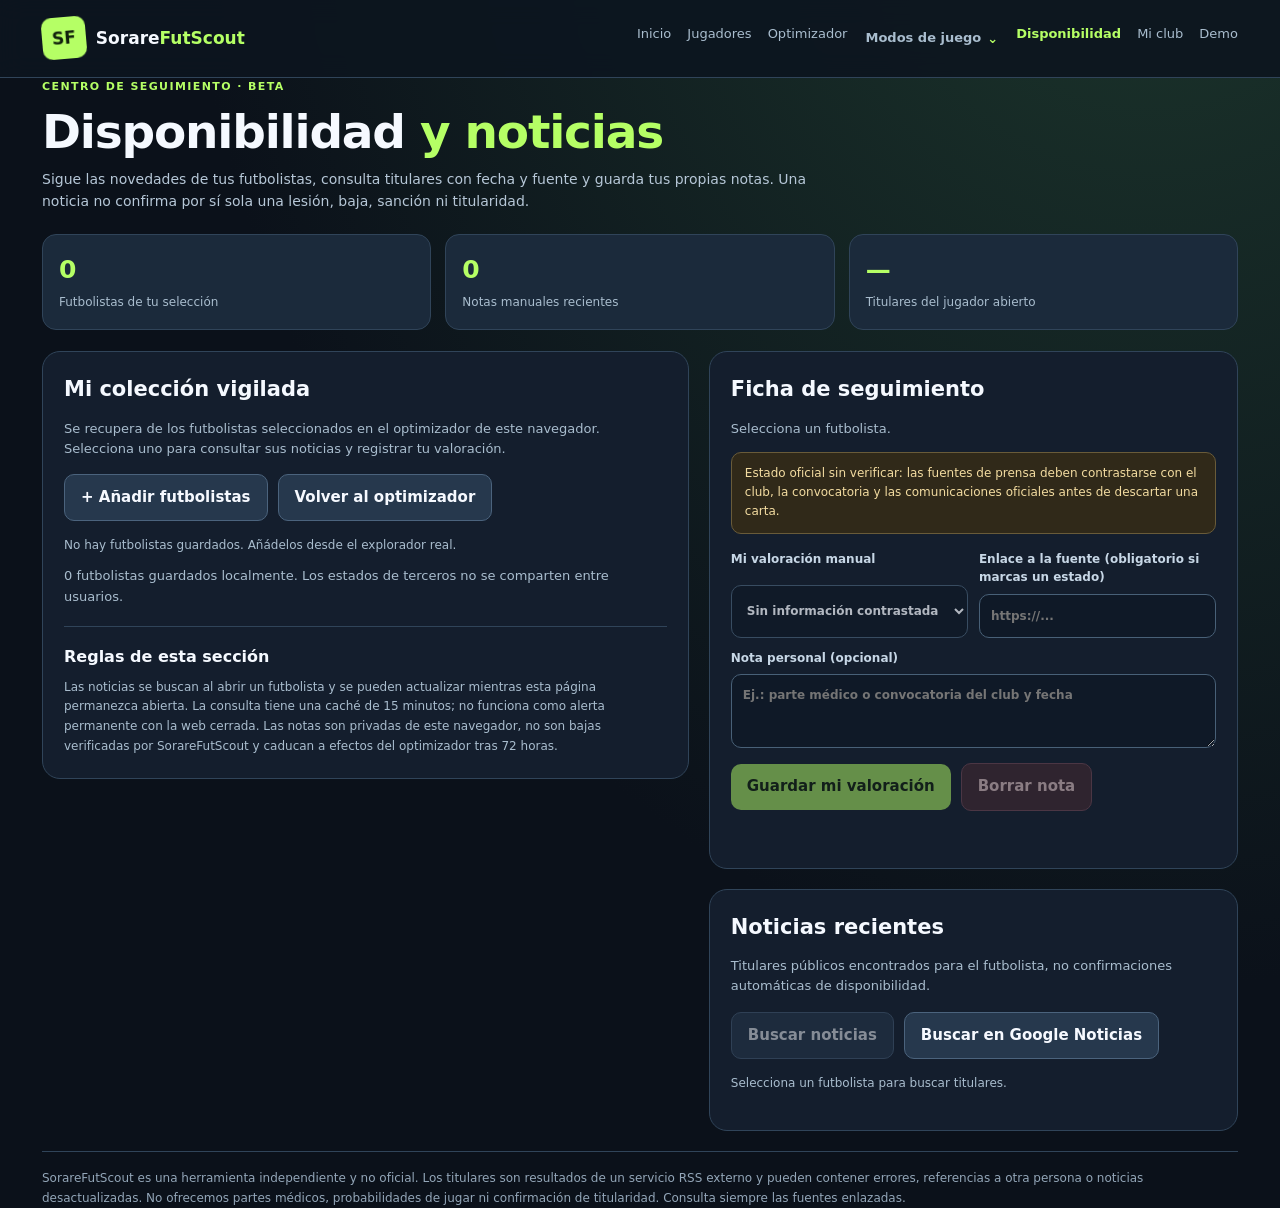
<file: disponibilidad.html>
<!doctype html>
<html lang="es">
<head>
<meta charset="utf-8"><meta name="viewport" content="width=device-width,initial-scale=1">
<meta name="theme-color" content="#0b101a"><meta name="description" content="Consulta noticias recientes y guarda tus notas de disponibilidad en SorareFutScout.">
<title>Disponibilidad y noticias | SorareFutScout</title>
<style>
:root{color-scheme:dark;--bg:#0b111a;--panel:#141e2d;--panel2:#1b2a3b;--line:#304459;--muted:#a9bdce;--text:#f5f9ff;--accent:#b5ff65}
*{box-sizing:border-box}body{background:radial-gradient(ellipse at 90% -20%,#1d382d,#0b111a 60%);margin:0;color:var(--text);font:15px/1.55 system-ui,-apple-system,"Segoe UI",sans-serif}
button,select,input,textarea{font:inherit}button,a{cursor:pointer}a{color:var(--accent);text-decoration:none}a:hover{text-decoration:underline}button:focus-visible,a:focus-visible,select:focus-visible,input:focus-visible,textarea:focus-visible{outline:2px solid var(--accent);outline-offset:3px}
header{background:#0d151fe8;border-bottom:1px solid var(--line);position:sticky;top:0;z-index:8;backdrop-filter:blur(12px)}
.wrap{max-width:1240px;padding:0 22px;margin:0 auto}.head{display:flex;align-items:center;justify-content:space-between;gap:15px;min-height:77px}.brand{display:flex;align-items:center;gap:10px;font-size:17px;font-weight:900;color:#f6f9ff}.mark{background:var(--accent);color:#11220c;border-radius:10px;padding:8px 10px;transform:rotate(-5deg)}.brand em{font-style:normal;color:var(--accent)}
.nav{display:flex;flex-wrap:wrap;gap:16px;font-size:13px}.nav a{color:var(--muted)}.nav a.active{color:var(--accent);font-weight:800}
main{padding:36px 0 70px}h1{margin:9px 0 10px;font-size:clamp(29px,4.7vw,47px);line-height:1.17;letter-spacing:-1.2px}h1 em{font-style:normal;color:var(--accent)}h2{font-size:21px;margin:0 0 8px}h3{font-size:16px;margin:0 0 8px}.eyebrow{color:var(--accent);font-size:11px;letter-spacing:1.4px;font-weight:900}.intro{max-width:790px;color:#b6c7d7;font-size:14px;margin:0 0 22px}
.panel{border:1px solid var(--line);background:var(--panel);border-radius:18px;padding:21px;margin:0 0 20px}.panel p{color:var(--muted);font-size:13px}.summary{display:grid;grid-template-columns:repeat(3,1fr);gap:14px;margin-bottom:21px}.stat{padding:16px;background:var(--panel2);border:1px solid var(--line);border-radius:14px}.stat b{display:block;font-size:25px;color:var(--accent)}.stat span{font-size:12px;color:var(--muted)}
.layout{display:grid;grid-template-columns:minmax(0,1.1fr) minmax(330px,.9fr);gap:20px;align-items:start}.tools{display:flex;gap:10px;flex-wrap:wrap;align-items:center;margin:15px 0}
.btn{border:0;border-radius:10px;background:var(--accent);padding:11px 16px;color:#112008;font-weight:850}.btn.secondary{background:#26384d;border:1px solid #4b637d;color:#f6f9ff}.btn.danger{background:#4a2b32;border:1px solid #824e5b;color:#ffdad8}.btn:disabled{opacity:.5;cursor:not-allowed}
label{display:grid;gap:7px;font-size:12px;font-weight:750;color:#c7d7e6}input,select,textarea{width:100%;min-width:0;background:#0f1927;color:var(--text);border:1px solid #486077;border-radius:10px;padding:11px;min-height:44px}textarea{min-height:74px;resize:vertical}input[type="checkbox"]{width:auto;min-height:auto}.form-grid{display:grid;grid-template-columns:1fr 1fr;gap:11px}
.status-msg{min-height:21px;color:#b8d4e8;font-size:12px;margin-top:10px;line-height:1.6}.help{font-size:12px;color:var(--muted);line-height:1.65}
.roster{display:grid;gap:9px;max-height:530px;overflow:auto}.player{display:flex;align-items:center;gap:12px;border:1px solid #34475d;background:#172435;border-radius:13px;padding:11px;text-align:left;color:white;width:100%}.player[aria-pressed="true"]{border-color:var(--accent);background:#243a32}.avatar{width:43px;height:43px;border-radius:11px;background:#30545b;display:grid;place-items:center;font-weight:800;flex:0 0 43px;overflow:hidden}.avatar img{width:100%;height:100%;object-fit:cover}.who{flex:1;min-width:0}.who b{display:block;font-size:13px}.who small{display:block;font-size:11px;color:var(--muted);white-space:nowrap;overflow:hidden;text-overflow:ellipsis}
.chip{font-size:11px;font-weight:800;border:1px solid #51657a;padding:5px 8px;border-radius:8px;background:#2d3c4d;color:#dbe9fa;white-space:nowrap}
.chip.doubt{background:#4a3b1d;color:#ffdb8e;border-color:#86703c}.chip.out{background:#512a2c;color:#ffbfba;border-color:#985657}.chip.good{background:#243f32;color:#c2fac6;border-color:#4e7951}
.news{display:grid;gap:11px;margin-top:15px}.story{border:1px solid #354c61;background:#172637;border-radius:12px;padding:13px 15px}.story a{font-size:14px;font-weight:800;color:#e6f2ff}.story .meta{color:#a8c2d2;font-size:11px;margin:5px 0 0}.story .tag{font-size:10px;color:#b9f6b1;letter-spacing:.5px;font-weight:800}
.note-card{padding:12px;background:#162b29;border:1px solid #416059;border-radius:11px;color:#c6e9dc;font-size:12px;line-height:1.6;margin-bottom:14px}
.notice{border:1px solid #695b39;background:#302919;color:#f3dca1;border-radius:10px;padding:11px 13px;font-size:12px;line-height:1.6;margin-bottom:16px}
.divider{height:1px;background:var(--line);margin:18px 0}footer{border-top:1px solid var(--line);padding-top:16px;font-size:12px;color:#93a6b8;line-height:1.7}
@media(max-width:900px){.layout{grid-template-columns:1fr}.roster{max-height:390px}}
@media(max-width:650px){.wrap{padding:0 14px}.head{flex-direction:column;align-items:flex-start;padding:14px 0}.nav{gap:10px}.summary{grid-template-columns:1fr 1fr}.form-grid{grid-template-columns:1fr}.panel{padding:16px}}
</style>
<link rel="stylesheet" href="/modos-menu.css">
<script src="/modos-menu.js" defer></script>
</head>
<body>
<header><div class="wrap head"><a class="brand" href="/"><span class="mark">SF</span><span>Sorare<em>FutScout</em></span></a>
<nav class="nav" aria-label="Navegación principal"><a href="/">Inicio</a><a href="/explorador.html">Jugadores</a><a href="/optimizador-real.html">Optimizador</a><details class="modos-menu"><summary>Modos de juego</summary><div class="modos-menu__dropdown">
<a data-game-mode="arcade" href="/mis-cartas.html#arcade">Arcade · Sets y tableros</a>
<div class="modos-menu__label">Competitivo</div>
<a data-game-mode="pro" href="/mis-cartas.html#pro">Pro · Game Weeks</a>
<a data-game-mode="arena" href="/mis-cartas.html#arena">Arena · Clasificaciones</a>
</div></details><a class="active" href="/disponibilidad.html" aria-current="page">Disponibilidad</a><a href="/mi-club.html">Mi club</a><a href="/demo.html">Demo</a></nav></div></header>
<main class="wrap">
<div class="eyebrow">CENTRO DE SEGUIMIENTO · BETA</div>
<h1>Disponibilidad <em>y noticias</em></h1>
<p class="intro">Sigue las novedades de tus futbolistas, consulta titulares con fecha y fuente y guarda tus propias notas. Una noticia no confirma por sí sola una lesión, baja, sanción ni titularidad.</p>
<div class="summary">
<div class="stat"><b id="total-players">0</b><span>Futbolistas de tu selección</span></div>
<div class="stat"><b id="manual-records">0</b><span>Notas manuales recientes</span></div>
<div class="stat"><b id="news-count">—</b><span>Titulares del jugador abierto</span></div>
</div>
<div class="layout">
<section class="panel">
<h2>Mi colección vigilada</h2>
<p>Se recupera de los futbolistas seleccionados en el optimizador de este navegador. Selecciona uno para consultar sus noticias y registrar tu valoración.</p>
<div class="tools"><a class="btn secondary" href="/explorador.html">+ Añadir futbolistas</a><a class="btn secondary" href="/optimizador-real.html">Volver al optimizador</a></div>
<div id="roster" class="roster" aria-label="Futbolistas seleccionados"></div>
<p id="roster-info" class="status-msg" role="status"></p>
<div class="divider"></div>
<h3>Reglas de esta sección</h3>
<div class="help">Las noticias se buscan al abrir un futbolista y se pueden actualizar mientras esta página permanezca abierta. La consulta tiene una caché de 15 minutos; no funciona como alerta permanente con la web cerrada. Las notas son privadas de este navegador, no son bajas verificadas por SorareFutScout y caducan a efectos del optimizador tras 72 horas.</div>
</section>
<div>
<section class="panel" aria-labelledby="selected-title">
<h2 id="selected-title">Ficha de seguimiento</h2>
<p id="selected-sub">Selecciona un futbolista.</p>
<div id="current-note" class="note-card" hidden></div>
<div class="notice">Estado oficial sin verificar: las fuentes de prensa deben contrastarse con el club, la convocatoria y las comunicaciones oficiales antes de descartar una carta.</div>
<form id="status-form">
<div class="form-grid">
<label>Mi valoración manual
<select id="status-choice">
<option value="unknown">Sin información contrastada</option>
<option value="available">Disponible según mi fuente</option>
<option value="doubt">Duda según mi fuente</option>
<option value="out">Baja según mi fuente</option>
</select></label>
<label>Enlace a la fuente (obligatorio si marcas un estado)
<input id="source-url" type="url" placeholder="https://..."></label>
</div>
<label style="margin-top:11px">Nota personal (opcional)
<textarea id="status-note" maxlength="300" placeholder="Ej.: parte médico o convocatoria del club y fecha"></textarea></label>
<div class="tools"><button class="btn" type="submit">Guardar mi valoración</button><button class="btn danger" type="button" id="clear-note">Borrar nota</button></div>
</form>
<div class="status-msg" id="note-feedback" role="status" aria-live="polite"></div>
</section>
<section class="panel" aria-labelledby="news-title">
<h2 id="news-title">Noticias recientes</h2>
<p id="news-description">Titulares públicos encontrados para el futbolista, no confirmaciones automáticas de disponibilidad.</p>
<div class="tools">
<button type="button" class="btn secondary" id="refresh-news">Buscar noticias</button>
<a id="open-news-search" class="btn secondary" href="https://news.google.com/" target="_blank" rel="noopener noreferrer">Buscar en Google Noticias</a>
</div>
<div class="help" id="news-status" role="status" aria-live="polite">Selecciona un futbolista para buscar titulares.</div>
<div class="news" id="news"></div>
</section>
</div>
</div>
<footer>SorareFutScout es una herramienta independiente y no oficial. Los titulares son resultados de un servicio RSS externo y pueden contener errores, referencias a otra persona o noticias desactualizadas. No ofrecemos partes médicos, probabilidades de jugar ni confirmación de titularidad. Consulta siempre las fuentes enlazadas.</footer>
</main>
<script>
(()=>{
"use strict";
const KEY="sorarefutscout:optimizer-pool:v1",NOTE_KEY="sorarefutscout:availability:v1",TTL=72*3600000;
const $=id=>document.getElementById(id);
const make=(tag,cls,text)=>{const el=document.createElement(tag);if(cls)el.className=cls;if(text!==undefined)el.textContent=text;return el;};
function readPlayers(){try{
 const list=JSON.parse(localStorage.getItem(KEY)||"[]");
 if(!Array.isArray(list))return [];
 const seen=new Set();
 return list.filter(p=>typeof p?.slug==="string"&&typeof p.name==="string"&&!seen.has(p.slug)&&seen.add(p.slug)).slice(0,120);
}catch(_){return [];}}
function notes(){try{
 const v=JSON.parse(localStorage.getItem(NOTE_KEY)||"{}");
 return v&&typeof v==="object"&&!Array.isArray(v)?v:{};
}catch(_){return {};}}
function freshNote(p){const n=notes()[p.slug];return n&&Number.isFinite(n.updatedAt)&&Date.now()-n.updatedAt<TTL&&n.updatedAt<=Date.now()?n:null;}
const statusNames={available:"Disponible (manual)",doubt:"Duda (manual)",out:"Baja (manual)"};
const colors={available:"good",doubt:"doubt",out:"out"};
let players=readPlayers(),selected=players[0]?.slug||null;
let busy=false,lastCheck=null;
function selectedPlayer(){return players.find(p=>p.slug===selected);}
function displayDate(value){const t=Date.parse(value)||Number(value);return Number.isFinite(t)?new Date(t).toLocaleString("es-ES",{day:"numeric",month:"short",hour:"2-digit",minute:"2-digit"}):"fecha desconocida";}
function imageFor(p){
 const node=make("span","avatar",(p.name||"?").split(" ").slice(0,2).map(v=>v[0]||"").join("").toUpperCase());
 try{
  const u=new URL(p.avatar);
  if(u.protocol==="https:"&&(u.hostname==="sorare.com"||u.hostname.endsWith(".sorare.com"))){
   const im=make("img");im.src=u.href;im.alt="";im.loading="lazy";im.addEventListener("error",()=>im.remove(),{once:true});node.append(im);
  }
 }catch(_){}
 return node;
}
function paint(){
 players=readPlayers();
 if(!players.some(p=>p.slug===selected))selected=players[0]?.slug||null;
 $("total-players").textContent=players.length;
 $("manual-records").textContent=players.filter(p=>freshNote(p)).length;
 const roster=$("roster");roster.replaceChildren();
 if(!players.length){roster.append(make("div","help","No hay futbolistas guardados. Añádelos desde el explorador real."));}
 for(const p of players){
  const btn=make("button","player");btn.type="button";btn.setAttribute("aria-pressed",String(p.slug===selected));
  const words=make("span","who");words.append(make("b","",p.name),make("small","",p.club||"Club no indicado"));
  const chip=make("span","chip"),note=freshNote(p);
  chip.textContent=note?statusNames[note.status]:"Sin verificar";if(note)chip.classList.add(colors[note.status]);
  btn.append(imageFor(p),words,chip);
  btn.addEventListener("click",()=>{if(selected!==p.slug){selected=p.slug;lastCheck=null;$("news").replaceChildren();$("news-count").textContent="—";paint();loadNews();}});
  roster.append(btn);
 }
 const p=selectedPlayer(),note=p&&freshNote(p);
 $("roster-info").textContent=players.length+" futbolistas guardados localmente. Los estados de terceros no se comparten entre usuarios.";
 $("selected-title").textContent=p?"Seguimiento · "+p.name:"Ficha de seguimiento";
 $("selected-sub").textContent=p?(p.club||"Club sin verificar")+" · Situación oficial no consultada automáticamente":"Selecciona un futbolista.";
 $("status-form").querySelectorAll("input,select,textarea,button").forEach(el=>el.disabled=!p);
 $("clear-note").disabled=!note;
 $("current-note").hidden=!note;
 if(note){
  $("current-note").replaceChildren();
  $("current-note").append(make("b","",statusNames[note.status]+" · guardado "+displayDate(note.updatedAt)),
   make("p","",note.text||"Sin comentario"));
  const link=make("a","","Ver fuente aportada");link.href=note.source;link.target="_blank";link.rel="noopener noreferrer";$("current-note").append(link);
 }
 $("status-choice").value=note?.status||"unknown";
 $("source-url").value=note?.source||"";
 $("status-note").value=note?.text||"";
 $("refresh-news").disabled=!p;
 $("open-news-search").href="https://news.google.com/search?q="+encodeURIComponent((p?.name||"fútbol")+" "+(p?.club||"")+" lesión convocatoria");
}
function setNewsMessage(msg){$("news-status").textContent=msg;}
function newsItems(data){
 const root=$("news");root.replaceChildren();
 if(!data.news?.length){root.append(make("div","help","No se encontraron titulares recientes para esta búsqueda. Eso no significa que el futbolista esté disponible."));return;}
 for(const article of data.news){
  const card=make("article","story"),a=make("a","",article.title);
  try{const url=new URL(article.url);if(url.hostname!=="news.google.com"||url.protocol!=="https:")continue;a.href=url.href;}catch(_){continue;}
  a.target="_blank";a.rel="noopener noreferrer";
  card.append(a,make("div","meta",article.source+" · "+displayDate(article.publishedAt)));
  root.append(card);
 }
}
async function loadNews(force=false){
 const p=selectedPlayer();if(!p||busy)return;
 if(!force&&lastCheck&&lastCheck.slug===p.slug&&Date.now()-lastCheck.time<15*60000)return;
 busy=true;$("refresh-news").disabled=true;setNewsMessage("Buscando titulares recientes con fecha y fuente…");
 const slug=p.slug;
 try{
  const uri="/api/news?name="+encodeURIComponent(p.name)+(p.club?"&club="+encodeURIComponent(p.club):"");
  const response=await fetch(uri,{headers:{accept:"application/json"}});
  const data=await response.json();
  if(!response.ok||!data.ok)throw Error(data.error||"Servicio de noticias no disponible.");
  if(selected!==slug)return;
  lastCheck={slug,time:Date.now()};
  newsItems(data);$("news-count").textContent=data.news.length;
  setNewsMessage(data.news.length+" titulares encontrados · consultados "+displayDate(data.fetchedAt)+
    " · Google Noticias (RSS). No son confirmaciones de baja o titularidad.");
 }catch(e){
  if(selected===slug){setNewsMessage("No se han podido recuperar titulares: "+e.message+
    " Puedes utilizar el enlace «Buscar en Google Noticias».");$("news-count").textContent="—";}
 }finally{busy=false;$("refresh-news").disabled=!selectedPlayer();}
}
$("status-form").addEventListener("submit",e=>{
 e.preventDefault();
 const p=selectedPlayer();if(!p)return;
 const status=$("status-choice").value,link=$("source-url").value.trim(),text=$("status-note").value.trim();
 const all=notes();
 if(status==="unknown"){delete all[p.slug];}
 else{
  try{
   const url=new URL(link);
   if(url.protocol!=="https:"||!url.hostname.includes("."))throw Error();
  }catch(_){$("note-feedback").textContent="Incluye un enlace https válido a la fuente antes de marcar una baja, duda o disponibilidad.";return;}
  all[p.slug]={status,source:link,text:text.slice(0,300),updatedAt:Date.now()};
 }
 try{localStorage.setItem(NOTE_KEY,JSON.stringify(all));$("note-feedback").textContent=status==="unknown"?"Se ha limpiado tu nota.":"Valoración manual guardada durante 72 horas (no verificada automáticamente).";paint();}
 catch(_){$("note-feedback").textContent="Tu navegador no ha permitido guardar esta nota.";}
});
$("clear-note").addEventListener("click",()=>{$("status-choice").value="unknown";$("status-form").requestSubmit();});
$("refresh-news").addEventListener("click",()=>loadNews(true));
window.addEventListener("storage",e=>{if([KEY,NOTE_KEY].includes(e.key))paint();});
document.addEventListener("visibilitychange",()=>{if(!document.hidden)loadNews();});
setInterval(()=>{if(!document.hidden)loadNews();},15*60*1000);
paint();if(selected)loadNews();
})();
</script>
</body></html>
</file>
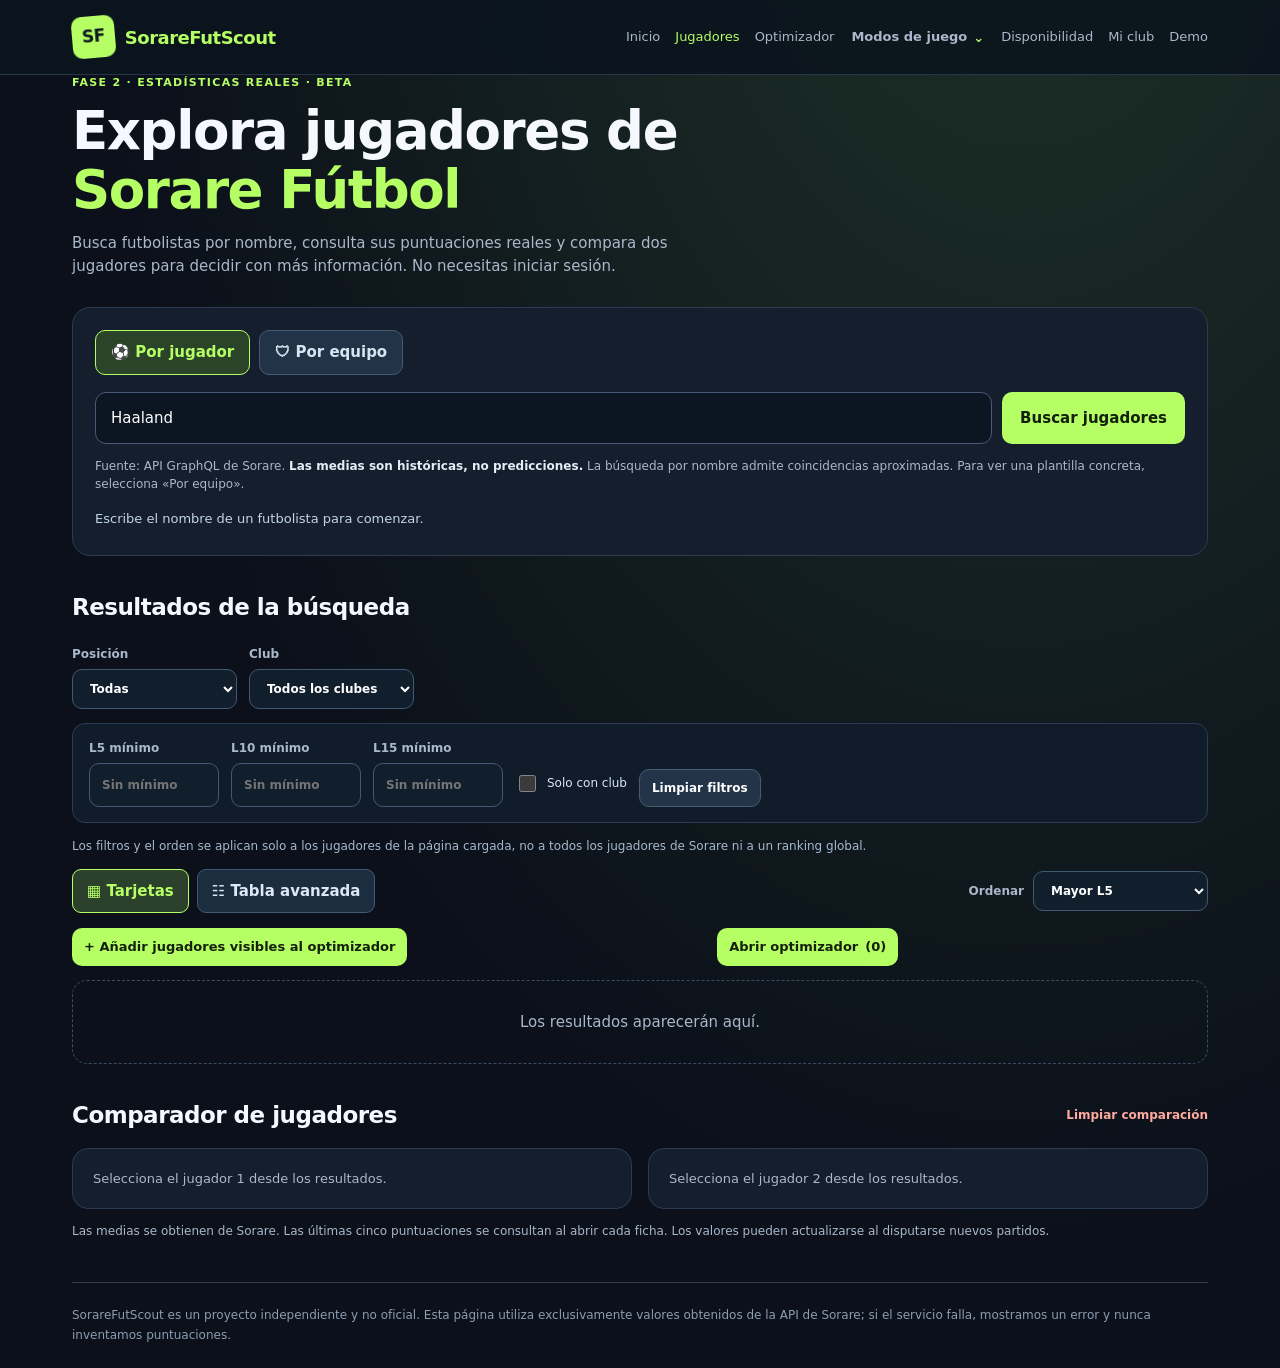
<file: explorador.html>
<!doctype html>
<html lang="es">
<head>
<meta charset="utf-8"><meta name="viewport" content="width=device-width,initial-scale=1">
<meta name="theme-color" content="#0b101a">
<meta name="description" content="SorareFutScout: explora y compara futbolistas con estadísticas reales obtenidas desde la API de Sorare.">
<title>Explorador de jugadores | SorareFutScout</title>
<style>
:root{color-scheme:dark;--bg:#0b101a;--panel:#141e2d;--panel2:#1b293a;--line:#2c3c53;--text:#f5f9ff;--sub:#a9b8ca;--accent:#b5ff65;--red:#ffaaa1;--blue:#85c7fc}
*{box-sizing:border-box}html{scroll-behavior:smooth}body{margin:0;background:radial-gradient(ellipse at 80% -20%,#1e3328 0%,#0b101a 65%);color:var(--text);font:15px/1.5 system-ui,-apple-system,"Segoe UI",sans-serif;min-height:100vh}
button,input,select{font:inherit}button{cursor:pointer}a{color:var(--accent);text-decoration:none}a:hover{text-decoration:underline}
button:focus-visible,a:focus-visible,input:focus-visible,select:focus-visible{outline:2px solid var(--accent);outline-offset:3px}
header{border-bottom:1px solid #26354a;background:#0c141de6;position:sticky;top:0;z-index:5;backdrop-filter:blur(12px)}.wrap{max-width:1180px;margin:auto;padding:0 22px}.head{display:flex;align-items:center;justify-content:space-between;gap:12px;min-height:74px}.brand{display:flex;align-items:center;gap:10px;font-weight:900;font-size:18px;letter-spacing:-.5px}.mark{background:var(--accent);border-radius:10px;padding:8px 10px;color:#0c1720;font-size:17px;transform:rotate(-5deg)}.brand i{font-style:normal;color:var(--accent)}.nav{display:flex;gap:15px;align-items:center;color:var(--sub);font-size:13px}.nav a{color:var(--sub)}.nav .selected{color:var(--accent)}
main{padding:44px 0 80px}.flag{font-size:11px;letter-spacing:1.3px;font-weight:900;color:var(--accent)}h1{font-size:clamp(30px,5vw,53px);letter-spacing:-1.4px;line-height:1.12;margin:9px 0 13px}.intro{color:var(--sub);font-size:15px;max-width:670px;margin:0 0 30px}.section-title{display:flex;flex-wrap:wrap;align-items:center;justify-content:space-between;gap:12px;margin:34px 0 15px}.section-title h2{margin:0;font-size:23px;letter-spacing:-.5px}
.box{border:1px solid var(--line);background:var(--panel);border-radius:18px;padding:22px}.findbox{display:flex;gap:10px}.findbox input{flex:1;min-width:0;border:1px solid #475b78;background:#0c1522;color:white;padding:14px 15px;border-radius:11px}.btn{display:inline-flex;align-items:center;justify-content:center;gap:7px;white-space:nowrap;border:0;background:var(--accent);padding:12px 18px;border-radius:10px;color:#14200b;font-weight:850}.btn:disabled{opacity:.48;cursor:default}.btn.outline{background:#243448;color:white;border:1px solid #475b71}.btn.tiny{padding:9px 12px;font-size:12px}.tip{color:var(--sub);font-size:12px;margin:13px 0 0}.tip b{color:#e2edfa}.status{margin-top:16px;min-height:24px;color:#c1d5e6;font-size:13px}.status.error{color:var(--red)}
.filters{display:flex;flex-wrap:wrap;gap:12px;align-items:end;margin:20px 0 14px}.filter{display:grid;gap:6px;font-size:12px;font-weight:700;color:var(--sub)}select{border:1px solid #435874;background:#111e2c;border-radius:10px;padding:11px 13px;min-width:165px;color:white}
.count{color:var(--sub);font-size:12px;margin-left:auto;padding-bottom:10px}.grid{display:grid;grid-template-columns:repeat(3,minmax(0,1fr));gap:14px}.player{border:1px solid var(--line);background:var(--panel);border-radius:16px;padding:18px;display:flex;flex-direction:column;gap:14px;min-width:0}.person{display:flex;gap:12px;align-items:center}.avatar{height:52px;width:52px;flex:0 0 52px;border-radius:13px;background:linear-gradient(145deg,#395b56,#253d57);color:#e8f7fd;display:grid;place-items:center;font-weight:900;letter-spacing:-.4px}.person b{font-size:16px;display:block;line-height:1.3}.person small{display:block;color:var(--sub);font-size:12px;margin-top:5px;overflow-wrap:anywhere}.meta{display:flex;justify-content:space-between;gap:12px;align-items:center;border-top:1px solid #2c3d50;padding-top:13px}.tag{font-size:11px;padding:5px 8px;border-radius:7px;color:#cae4f2;background:#22384a}.l5{font-size:20px;color:var(--accent);font-weight:900}.actions{display:flex;gap:8px;flex-wrap:wrap}.actions button{flex:1}
.empty{border:1px dashed #3a4d63;padding:30px;border-radius:15px;color:var(--sub);text-align:center}.paging{display:flex;align-items:center;justify-content:center;gap:16px;margin-top:20px;color:var(--sub);font-size:13px}
.compare{display:grid;grid-template-columns:1fr 1fr;gap:16px}.compare-pane{border:1px solid var(--line);background:var(--panel);padding:20px;border-radius:16px;min-width:0}.compare-pane h3{font-size:18px;margin:0 0 6px}.compare-pane p{color:var(--sub);font-size:13px;margin:0}.metrics{display:grid;grid-template-columns:repeat(3,1fr);gap:9px;margin-top:20px}.metric{padding:13px 9px;border-radius:11px;background:var(--panel2);border:1px solid var(--line)}.metric span{display:block;font-size:12px;color:var(--sub)}.metric strong{display:block;font-size:25px;margin-top:3px;font-variant-numeric:tabular-nums}.scores{display:flex;flex-wrap:wrap;gap:8px;margin-top:12px}.score{padding:8px 11px;background:var(--panel2);border:1px solid #304459;border-radius:8px;font-weight:700;font-size:13px}.subline{color:var(--sub);font-size:12px;line-height:1.65}.clear{border:0;background:none;color:var(--red);cursor:pointer;padding:0;font-weight:700;font-size:12px}.labels{display:flex;justify-content:space-between;gap:12px;align-items:start}
footer{margin-top:40px;border-top:1px solid var(--line);padding:22px 0;color:#8c9db0;font-size:12px;line-height:1.7}
@media(max-width:950px){.grid{grid-template-columns:repeat(2,minmax(0,1fr))}}
@media(max-width:700px){.nav{gap:8px}.nav a{font-size:12px}.brand{font-size:15px}.head{min-height:70px}.wrap{padding:0 14px}main{padding-top:26px}.grid,.compare{grid-template-columns:1fr}.box{padding:16px}.findbox{flex-wrap:wrap}.findbox .btn{width:100%}.filters .filter{flex:1}.filter select{width:100%;min-width:125px}.count{width:100%;margin-left:0}}

/* Fase 2.1: miniaturas opcionales y tabla avanzada. */
.avatar{position:relative;overflow:hidden}.avatar img{position:absolute;inset:0;width:100%;height:100%;object-fit:cover;border-radius:inherit;background:#213749}
.view-tools{display:flex;justify-content:space-between;align-items:center;gap:12px;flex-wrap:wrap;margin:12px 0 15px}
.view-options{display:flex;align-items:center;gap:8px}.view-options button{border:1px solid #435874;background:#1d2d40;border-radius:9px;padding:10px 14px;color:#dce8f5;font-weight:750}
.view-options button.active{background:#2b412b;border-color:var(--accent);color:var(--accent)}
.view-tools .filter{display:flex;align-items:center;gap:9px}.view-tools select{min-width:175px}
.grid.table-mode{display:block}.table-wrap{overflow-x:auto;border:1px solid var(--line);border-radius:16px;background:var(--panel)}
.advanced-table{border-collapse:collapse;width:100%;min-width:850px}.advanced-table th{background:#1c2a3b;color:#b5c8df;text-align:left;white-space:nowrap;font-size:11px;letter-spacing:.6px;text-transform:uppercase;padding:15px 13px;border-bottom:1px solid #35495f}
.advanced-table td{border-bottom:1px solid #27374a;padding:12px 13px;font-size:13px}.advanced-table tr:last-child td{border-bottom:none}.advanced-table tbody tr:hover{background:#1d3041}
.table-player{display:flex;align-items:center;gap:11px;min-width:145px}.table-player .avatar{height:42px;width:42px;flex:0 0 42px;border-radius:11px;font-size:13px}
.table-player strong{white-space:nowrap}.table-score{font-size:16px;font-weight:900;color:var(--accent);font-variant-numeric:tabular-nums}
.table-actions{display:flex;gap:6px}.table-actions button{font-size:11px;min-width:73px}
.compare-name{display:flex;align-items:center;gap:11px}.compare-name .avatar{height:44px;width:44px;flex:0 0 44px;border-radius:11px;font-size:14px}
@media(max-width:700px){.view-tools .filter{width:100%;justify-content:space-between}.view-tools .filter select{flex:1;min-width:0}.view-options{width:100%}.view-options button{flex:1}.table-wrap{margin:0 -4px}}

/* Fase 2.2: filtros de puntuación e historial gráfico */
.advanced-filters{display:flex;flex-wrap:wrap;gap:12px;align-items:end;padding:15px 16px;border:1px solid var(--line);background:#111c2b;border-radius:13px;margin:4px 0 14px}
.advanced-filters .field-sm{min-width:108px;flex:0 1 130px}
.advanced-filters .field-sm input{width:100%;border:1px solid #435874;background:#111e2c;color:white;border-radius:10px;padding:10px 12px;min-height:44px}
.advanced-filters .check{display:flex;align-items:center;gap:8px;font-size:12px;color:#d8e7f6;padding-bottom:12px;white-space:nowrap}
.advanced-filters .check input{accent-color:var(--accent);width:17px;height:17px}
.advanced-filters button{padding:10px 13px;margin-bottom:0}
.filter-help{color:#a5b9ce;font-size:12px;line-height:1.5;margin:0 0 14px}
.history-chart{display:flex;align-items:flex-end;justify-content:space-between;gap:9px;min-height:142px;margin-top:14px;padding:10px 8px 4px;background:#111c2b;border:1px solid #2c3d52;border-radius:12px}
.history-col{min-width:0;flex:1;display:flex;flex-direction:column;align-items:center;gap:7px;text-align:center}
.history-value{font-size:11px;color:#e8f4ff;font-weight:700;min-height:18px}
.history-track{height:85px;width:min(100%,42px);border-radius:7px 7px 3px 3px;background:#273747;display:flex;align-items:flex-end;justify-content:stretch;overflow:hidden}
.history-bar{display:block;width:100%;background:linear-gradient(180deg,var(--accent),#508f47);border-radius:7px 7px 0 0;min-height:2px}
.history-bar.missing{background:#526071;min-height:2px}
.history-index{color:#8da4ba;font-size:10px}
.history-notice{color:#8ca3b8;font-size:11px;line-height:1.5;margin-top:10px}
@media(max-width:700px){.advanced-filters .field-sm{flex:1 1 90px}.advanced-filters .check{padding:5px 0}.advanced-filters button{width:100%}}

/* Search modes: exact team roster vs fuzzy player search */
[hidden]{display:none!important}
.search-modes{display:flex;gap:9px;margin-bottom:17px;flex-wrap:wrap}
.search-modes button{border:1px solid #445b73;border-radius:10px;padding:10px 15px;background:#233347;color:#d7e4f3;font-weight:750}
.search-modes button.active{background:#2b4429;border-color:var(--accent);color:var(--accent)}
.team-picker{flex:1;min-width:220px}.team-picker select{width:100%;height:49px;background:#0c1522}
.roster-caption{font-size:12px;line-height:1.6;color:#a7bbcc;margin:9px 0 0}
@media(max-width:700px){.team-picker{width:100%}}

/* Fase 3 · acceso y selección del optimizador real */
.nav a.opt-link{color:#d9f8cb}.nav a.opt-link:hover{color:var(--accent)}
.pool-toolbar{display:flex;align-items:center;justify-content:space-between;gap:10px;flex-wrap:wrap;margin:0 0 14px}
.pool-toolbar .btn{font-size:13px}
.pool-note{font-size:12px;color:var(--sub);margin:0;min-height:20px}
.actions .save-pool{background:#30452c;border:1px solid #6f8d57;color:#daf6cd}
.table-actions{flex-wrap:wrap;min-width:210px}
@media(max-width:700px){.pool-toolbar .btn{width:100%}}
</style>
<link rel="stylesheet" href="/modos-menu.css">
<script src="/modos-menu.js" defer></script>
</head>
<body>
<header><div class="wrap head"><a class="brand" href="/"><span class="mark">SF</span><span>Sorare<i>FutScout</i></span></a>
<nav class="nav" aria-label="Navegación principal"><a href="/">Inicio</a><a class="selected" href="/explorador.html" aria-current="page">Jugadores</a><a href="/optimizador-real.html">Optimizador</a><details class="modos-menu"><summary>Modos de juego</summary><div class="modos-menu__dropdown">
<a data-game-mode="arcade" href="/mis-cartas.html#arcade">Arcade · Sets y tableros</a>
<div class="modos-menu__label">Competitivo</div>
<a data-game-mode="pro" href="/mis-cartas.html#pro">Pro · Game Weeks</a>
<a data-game-mode="arena" href="/mis-cartas.html#arena">Arena · Clasificaciones</a>
</div></details><a href="/disponibilidad.html">Disponibilidad</a><a href="/mi-club.html">Mi club</a><a href="/demo.html">Demo</a></nav></div></header>
<main class="wrap">
<div class="flag">FASE 2 · ESTADÍSTICAS REALES · BETA</div>
<h1>Explora jugadores de<br><span style="color:var(--accent)">Sorare Fútbol</span></h1>
<p class="intro">Busca futbolistas por nombre, consulta sus puntuaciones reales y compara dos jugadores para decidir con más información. No necesitas iniciar sesión.</p>
<section class="box">
<div class="search-modes" role="group" aria-label="Tipo de búsqueda">
<button type="button" id="player-mode" class="active" aria-pressed="true">⚽ Por jugador</button>
<button type="button" id="team-mode" aria-pressed="false">🛡 Por equipo</button>
</div>
<form id="search-form" class="findbox">
<input id="query" name="query" value="Haaland" aria-label="Nombre del futbolista" placeholder="Busca por nombre (ej. Mbappé, Haaland…)" minlength="2" maxlength="60" required>
<label class="team-picker" for="team-select" id="team-picker" hidden>
<select id="team-select" aria-label="Seleccionar club">
<option value="real-madrid-madrid">Real Madrid</option>
<option value="barcelona-barcelona">FC Barcelona</option>
<option value="atletico-madrid-madrid">Atlético de Madrid</option>
<option value="valencia-valencia">Valencia CF</option>
<option value="real-oviedo-oviedo">Real Oviedo</option>
</select>
</label>
<button class="btn" id="search-btn" type="submit">Buscar jugadores</button>
</form>
<p class="tip" id="search-tip">Fuente: API GraphQL de Sorare. <b>Las medias son históricas, no predicciones.</b> La búsqueda por nombre admite coincidencias aproximadas. Para ver una plantilla concreta, selecciona «Por equipo».</p>
<div class="status" id="status" role="status" aria-live="polite">Escribe el nombre de un futbolista para comenzar.</div><p class="roster-caption" id="roster-disclaimer" hidden>Plantilla activa según los datos de Sorare; no sustituye una inscripción oficial del club. Se actualiza cuando Sorare modifica su información.</p>
</section>
<section aria-labelledby="list-title">
<div class="section-title"><h2 id="list-title">Resultados de la búsqueda</h2><span class="subline" id="source"></span></div>
<div class="filters">
<label class="filter">Posición <select id="position"><option value="">Todas</option><option value="Goalkeeper">Porteros</option><option value="Defender">Defensas</option><option value="Midfielder">Centrocampistas</option><option value="Forward">Delanteros</option></select></label>
<label class="filter">Club <select id="club"><option value="">Todos los clubes</option></select></label>
<div class="count" id="count"></div>
</div>
<div class="advanced-filters" role="group" aria-label="Filtros de puntuación">
<label class="filter field-sm" for="min-l5">L5 mínimo <input id="min-l5" type="number" min="0" max="100" step="1" inputmode="numeric" placeholder="Sin mínimo"></label>
<label class="filter field-sm" for="min-l10">L10 mínimo <input id="min-l10" type="number" min="0" max="100" step="1" inputmode="numeric" placeholder="Sin mínimo"></label>
<label class="filter field-sm" for="min-l15">L15 mínimo <input id="min-l15" type="number" min="0" max="100" step="1" inputmode="numeric" placeholder="Sin mínimo"></label>
<label class="check"><input id="only-club" type="checkbox"> Solo con club</label>
<button class="btn outline tiny" type="button" id="reset-filters">Limpiar filtros</button>
</div>
<p class="filter-help">Los filtros y el orden se aplican solo a los jugadores de la página cargada, no a todos los jugadores de Sorare ni a un ranking global.</p>
<div class="view-tools">
<div class="view-options" role="group" aria-label="Vista de resultados"><button type="button" id="cards-view" class="active" aria-pressed="true">▦ Tarjetas</button><button type="button" id="table-view" aria-pressed="false">☷ Tabla avanzada</button></div>
<label class="filter" for="sort">Ordenar <select id="sort"><option value="l5-desc">Mayor L5</option><option value="l10-desc">Mayor L10</option><option value="l15-desc">Mayor L15</option><option value="name-asc">Nombre (A–Z)</option></select></label>
</div>

<div class="pool-toolbar">
  <button type="button" class="btn secondary tiny" id="add-visible">+ Añadir jugadores visibles al optimizador</button>
  <a class="btn tiny" id="open-optimizer" href="/optimizador-real.html">Abrir optimizador <span id="optimizer-count">(0)</span></a>
  <span class="pool-note" id="pool-message" role="status" aria-live="polite"></span>
</div>
<div class="grid" id="players"><div class="empty" style="grid-column:1/-1">Los resultados aparecerán aquí.</div></div>
<div class="paging" id="paging" hidden><button class="btn outline tiny" id="prev" type="button">← Anterior</button><span id="page-label"></span><button class="btn outline tiny" id="next" type="button">Siguiente →</button></div>
</section>
<section aria-labelledby="compare-title" id="compare-section">
<div class="section-title"><h2 id="compare-title">Comparador de jugadores</h2><button id="clear" class="clear" type="button">Limpiar comparación</button></div>
<div class="compare" id="compare">
<div class="compare-pane"><p>Selecciona el primer jugador desde los resultados.</p></div>
<div class="compare-pane"><p>Selecciona el segundo jugador para comparar sus medias.</p></div>
</div>
<p class="subline" style="margin-top:13px">Las medias se obtienen de Sorare. Las últimas cinco puntuaciones se consultan al abrir cada ficha. Los valores pueden actualizarse al disputarse nuevos partidos.</p>
</section>
<footer>SorareFutScout es un proyecto independiente y no oficial. Esta página utiliza exclusivamente valores obtenidos de la API de Sorare; si el servicio falla, mostramos un error y nunca inventamos puntuaciones.</footer>
</main>
<script>
(function(){
"use strict";
const $=id=>document.getElementById(id);

const OPTIMIZER_KEY="sorarefutscout:optimizer-pool:v1";
const POOL_MAX=120;
function poolRead(){
 try{
   const data=JSON.parse(localStorage.getItem(OPTIMIZER_KEY)||"[]");
   if(!Array.isArray(data))return [];
   const seen=new Set();
   return data.filter(p=>{
     if(!p||typeof p.slug!=="string"||seen.has(p.slug))return false;
     seen.add(p.slug);return true;
   }).slice(0,POOL_MAX);
 }catch(_){return [];}
}
function poolSaveItem(p){
 const pos=String(p.position||"").toLowerCase();
 if(!["goalkeeper","defender","midfielder","forward"].includes(pos))return {ok:false,error:"Posición no compatible"};
 if(typeof p.slug!=="string"||!/^[a-z0-9]+(?:-[a-z0-9]+)*$/.test(p.slug))return {ok:false,error:"Identificador no válido"};
 const metric=k=>typeof p[k]==="number"&&Number.isFinite(p[k])&&p[k]>=0&&p[k]<=100?p[k]:null;
 const current=poolRead(),prior=current.findIndex(o=>o.slug===p.slug);
 const previous=prior>=0?current[prior]:null;
 const item={slug:p.slug,name:p.name,club:p.club,position:p.position,
  l5:metric("l5"),l10:metric("l10"),l15:metric("l15"),avatar:safePhoto(p.avatar),
  ownedArcade:previous?.ownedArcade===true,ownedCompetitive:previous?.ownedCompetitive===true,
  savedAt:Date.now()};
 if(prior<0&&current.length>=POOL_MAX)return {ok:false,error:"Máximo de "+POOL_MAX+" jugadores"};
 if(prior>=0)current[prior]=item;else current.push(item);
 try{localStorage.setItem(OPTIMIZER_KEY,JSON.stringify(current));return {ok:true,newItem:prior<0};}
 catch(_){return {ok:false,error:"Tu navegador ha bloqueado el almacenamiento local"};}
}
function poolCount(){return poolRead().length;}
function updatePoolIndicator(){
 const el=document.getElementById("optimizer-count");
 if(el)el.textContent="("+poolCount()+")";
}
function poolMessage(text){document.getElementById("pool-message").textContent=text;}
const state={query:"",page:1,nbPages:0,hits:0,players:[],selected:[],details:new Map(),photoBySlug:new Map(),view:"cards",mode:"player",teamSlug:"",teamName:"",clubCursors:[null],teamNextCursor:null,busy:false,blockedUntil:0};
const SEARCH_TTL = 10*60*1000;
function cacheKey(query,page){return "sfs-search-v3:"+query.toLocaleLowerCase("es").replace(/\s+/g," ").trim()+":"+page;}
function teamCacheKey(slug,cursor){return "sfs-club-v1:"+slug+":"+(cursor||"first");}
function cachedTeam(slug,cursor){
 try{
  const data=sessionStorage.getItem(teamCacheKey(slug,cursor));
  if(!data)return null;
  const item=JSON.parse(data);
  if(Date.now()-item.at>10*60*1000)return null;
  return item.response?.ok?item.response:null;
 }catch(_){return null;}
}
function storeTeam(slug,cursor,response){
 try{sessionStorage.setItem(teamCacheKey(slug,cursor),JSON.stringify({at:Date.now(),response}));}catch(_){}
}
function cachedResult(query,page){
  try{
    const raw=sessionStorage.getItem(cacheKey(query,page));
    if(!raw)return null;
    const saved=JSON.parse(raw);
    if(Date.now()-saved.savedAt>SEARCH_TTL){sessionStorage.removeItem(cacheKey(query,page));return null;}
    return saved.result?.ok===true&&Array.isArray(saved.result.players)?saved.result:null;
  }catch(_){return null;}
}
function storeResult(query,page,result){
  try{sessionStorage.setItem(cacheKey(query,page),JSON.stringify({savedAt:Date.now(),result}));}catch(_){/* Private browsing / full quota: no cache. */}
}
const positions={Goalkeeper:"Portero",Defender:"Defensa",Midfielder:"Centrocampista",Forward:"Delantero",GOALKEEPER:"Portero",DEFENDER:"Defensa",MIDFIELDER:"Centrocampista",FORWARD:"Delantero"};
const fmt=n=>typeof n==="number"&&Number.isFinite(n)?n.toLocaleString("es-ES",{maximumFractionDigits:1}):"—";
const initials=name=>(name||"?").trim().split(/\s+/).slice(0,2).map(x=>x.charAt(0).toUpperCase()).join("");
function safePhoto(url){
 if(typeof url!=="string")return null;
 try{const u=new URL(url);if(u.protocol!=="https:")return null;const host=u.hostname.toLowerCase();return host==="sorare.com"||host.endsWith(".sorare.com")?u.href:null;}catch(_){return null;}
}
function makeAvatar(name,url){
 const avatar=create("div","avatar",initials(name));
 const safe=safePhoto(url);
 if(safe){
   const img=create("img");img.src=safe;img.alt="Retrato de "+name;img.loading="lazy";img.decoding="async";img.referrerPolicy="no-referrer";
   img.addEventListener("error",()=>img.remove(),{once:true});avatar.appendChild(img);
 }
 return avatar;
}
const create=(tag,className,text)=>{const el=document.createElement(tag);if(className)el.className=className;if(text!==undefined)el.textContent=text;return el;};
function status(msg,error=false){$("status").textContent=msg;$("status").classList.toggle("error",error);}
async function getJson(url){
  const response=await fetch(url,{headers:{accept:"application/json"}});
  let data;
  try{data=await response.json();}catch(_){throw Error("El servidor ha devuelto una respuesta inesperada.");}
  if(!response.ok||!data.ok){
    const err=Error((data.error||"La consulta no se ha completado.")+(data.detail?" "+data.detail:""));
    err.status=response.status;
    const header=Number(response.headers.get("retry-after"));
    const body=Number(data.retryAfter);
    err.retryAfter=Number.isFinite(header)&&header>0?header:(Number.isFinite(body)&&body>0?body:60);
    throw err;
  }
  return data;
}
function updateClubs(){
  const select=$("club"),selected=select.value;
  const clubs=[...new Set(state.players.map(p=>p.club).filter(Boolean))].sort((a,b)=>a.localeCompare(b,"es"));
  select.replaceChildren(create("option","", "Todos los clubes"));
  select.firstElementChild.value="";
  clubs.forEach(club=>{const opt=create("option","",club);opt.value=club;select.appendChild(opt)});
  select.value=clubs.includes(selected)?selected:"";
}
function visiblePlayers(){
 const position=$("position").value,club=$("club").value;
 const minimums=["l5","l10","l15"].map(key=>{
   const field=$("min-"+key),raw=field.value.trim();
   if(raw==="")return {key,value:null};
   const n=Number(raw);
   return {key,value:Number.isFinite(n)&&n>=0&&n<=100?n:null};
 });
 const onlyClub=$("only-club").checked;
 const filtered=state.players.filter(p=>(!position||String(p.position).toLowerCase()===position.toLowerCase())&&(!club||p.club===club)&&
   (!onlyClub||Boolean(p.club&&p.club!=="Sin club"))&&minimums.every(m=>m.value===null||(typeof p[m.key]==="number"&&p[m.key]>=m.value)));
 const order=$("sort").value;
 if(order==="name-asc")return filtered.sort((a,b)=>a.name.localeCompare(b.name,"es"));
 const metric=order.split("-")[0];
 return filtered.sort((a,b)=>{
   const x=typeof a[metric]==="number"?a[metric]:-Infinity,y=typeof b[metric]==="number"?b[metric]:-Infinity;
   return y-x||a.name.localeCompare(b.name,"es");
 });
}
function playerActions(p){
 const actions=create("div","actions");
 const detail=create("button","btn outline tiny","Ver ficha"),add=create("button","btn tiny",state.selected.includes(p.slug)?"Seleccionado ✓":"Comparar");
 const saved=poolRead().some(item=>item.slug===p.slug);
 const addPool=create("button","btn tiny save-pool",saved?"↻ Actualizar en optimizador":"+ Optimizador");
 detail.type=add.type=addPool.type="button";
 detail.addEventListener("click",()=>showDetail(p));
 add.disabled=state.selected.includes(p.slug);
 add.addEventListener("click",()=>choose(p.slug));
 addPool.addEventListener("click",()=>{
   const outcome=poolSaveItem(p);
   poolMessage(outcome.ok?(outcome.newItem?"Jugador añadido. ":"Medias actualizadas. ")+"Abre el optimizador cuando quieras.":outcome.error);
   updatePoolIndicator();renderPlayers();
 });
 actions.append(detail,add,addPool);
 return actions;
}
function renderCards(players,container){
 container.classList.remove("table-mode");
 for(const p of players){
   const card=create("article","player");
   const person=create("div","person"),avatar=makeAvatar(p.name,p.avatar),data=create("div");
   data.append(create("b","",p.name),create("small","",p.club||"Sin club"));person.append(avatar,data);
   const meta=create("div","meta");
   meta.append(create("span","tag",positions[p.position]||p.position||"Sin posición"),create("strong","l5","L5 "+fmt(p.l5)));
   const others=create("div","subline","L10: "+fmt(p.l10)+" · L15: "+fmt(p.l15));
   card.append(person,meta,others,playerActions(p));container.appendChild(card);
 }
}
function renderTable(players,container){
 container.classList.add("table-mode");
 const outer=create("div","table-wrap"),table=create("table","advanced-table");
 const thead=create("thead"),head=create("tr");
 for(const title of ["Jugador","Club","Posición","L5","L10","L15","Acciones"]){
   const th=create("th","",title);th.scope="col";head.appendChild(th);
 }
 thead.appendChild(head);
 const tbody=create("tbody");
 for(const p of players){
   const tr=create("tr"),personCell=create("td"),person=create("div","table-player");
   person.append(makeAvatar(p.name,p.avatar),create("strong","",p.name));personCell.append(person);tr.appendChild(personCell);
   tr.append(create("td","",p.club||"Sin club"),create("td","",positions[p.position]||p.position||"—"));
   for(const key of ["l5","l10","l15"]){const cell=create("td","table-score",fmt(p[key]));tr.appendChild(cell);}
   const cell=create("td");
   const actions=playerActions(p);actions.classList.add("table-actions");cell.appendChild(actions);tr.appendChild(cell);tbody.appendChild(tr);
 }
 table.append(thead,tbody);outer.appendChild(table);container.appendChild(outer);
}
function renderPlayers(){
 const players=visiblePlayers();
 updatePoolIndicator();
 $("count").textContent=state.mode==="team" ? players.length+" visibles · "+state.teamName+" (plantilla Sorare, página "+state.page+")" : players.length+" visibles · "+state.hits+" coincidencias en Sorare (página actual)";
 const list=$("players");list.replaceChildren();
 $("cards-view").classList.toggle("active",state.view==="cards");
 $("table-view").classList.toggle("active",state.view==="table");
 $("cards-view").setAttribute("aria-pressed",String(state.view==="cards"));
 $("table-view").setAttribute("aria-pressed",String(state.view==="table"));
 if(!players.length){
   list.classList.remove("table-mode");
   const empty=create("div","empty",state.players.length?"No hay jugadores con estos filtros en esta página. Prueba otros filtros o avanza.":"Sin resultados. Prueba otro nombre.");
   empty.style.gridColumn="1/-1";list.appendChild(empty);
 } else if(state.view==="table")renderTable(players,list);else renderCards(players,list);
 if(state.mode==="team"){
   $("paging").hidden=state.page===1&&!state.teamNextCursor;
   $("page-label").textContent="Plantilla · página "+state.page;
   $("prev").disabled=state.busy||state.page<=1;
   $("next").disabled=state.busy||!state.teamNextCursor;
 } else {
   const total=Math.min(20,Math.max(1,state.nbPages));
   $("paging").hidden=state.nbPages<=1;
   $("page-label").textContent="Página "+state.page+" de "+total;
   $("prev").disabled=state.busy||state.page<=1;
   $("next").disabled=state.busy||state.page>=total;
 }
}
const EXACT_CLUB_ALIASES={
  "real madrid":"real-madrid-madrid",
  "fc barcelona":"barcelona-barcelona",
  "barcelona":"barcelona-barcelona",
  "atletico madrid":"atletico-madrid-madrid",
  "atletico de madrid":"atletico-madrid-madrid",
  "valencia":"valencia-valencia",
  "valencia cf":"valencia-valencia",
  "real oviedo":"real-oviedo-oviedo",
};
function normalizedName(name){
  return name.trim().toLocaleLowerCase("es").normalize("NFD").replace(/[\u0300-\u036f]/g,"").replace(/\s+/g," ");
}
function setMode(mode,reset=true){
  state.mode=mode;
  $("player-mode").classList.toggle("active",mode==="player");
  $("team-mode").classList.toggle("active",mode==="team");
  $("player-mode").setAttribute("aria-pressed",String(mode==="player"));
  $("team-mode").setAttribute("aria-pressed",String(mode==="team"));
  $("query").hidden=mode==="team";
  $("query").required=mode==="player";
  $("team-picker").hidden=mode!=="team";
  $("search-btn").textContent=mode==="team"?"Cargar plantilla":"Buscar jugadores";
  $("search-tip").textContent=mode==="team"?
    "Plantilla activa del club consultada directamente en Sorare. Los filtros y el orden se aplican a la página de jugadores descargada.":
    "Busca jugadores por nombre. Para que un equipo no se mezcle con otros, utiliza «Por equipo». Las medias son históricas y no predicciones.";
  $("roster-disclaimer").hidden=mode!=="team";
  if(reset){
    state.players=[];state.page=1;state.nbPages=0;state.hits=0;state.teamSlug="";state.teamName="";
    state.teamNextCursor=null;state.clubCursors=[null];
    $("position").value="";$("club").value="";updateClubs();
    $("source").textContent="";
    status(mode==="team"?"Selecciona un equipo y pulsa «Cargar plantilla».":"Introduce el nombre de un jugador.");
    renderPlayers();
  }
}
function applyPlayers(data){
  state.players=data.players||[];
  state.players.forEach(p=>{if(p.avatar)state.photoBySlug.set(p.slug,p.avatar);});
  updateClubs();renderPlayers();
}
async function loadTeam(cursor=null,page=1){
  if(state.busy)return;
  const slug=$("team-select").value;
  if(state.teamSlug!==slug){state.clubCursors=[null];cursor=null;page=1;}
  const saved=cachedTeam(slug,cursor);
  if(!saved&&Date.now()<state.blockedUntil){
    status("Sorare ha solicitado una pausa. Prueba de nuevo cuando pase el tiempo indicado; puedes usar los resultados anteriores.",true);
    return;
  }
  state.busy=true;$("search-btn").disabled=true;
  status(saved?"Cargando plantilla guardada…":"Consultando jugadores activos de "+$("team-select").selectedOptions[0].textContent+"…");
  try{
    const url="/api/club?slug="+encodeURIComponent(slug)+(cursor?"&after="+encodeURIComponent(cursor):"");
    const data=saved||await getJson(url);
    if(!saved)storeTeam(slug,cursor,data);
    state.mode="team";state.teamSlug=slug;state.teamName=data.team?.name||$("team-select").selectedOptions[0].textContent;
    state.page=page;state.teamNextCursor=data.nextCursor||null;state.clubCursors[page-1]=cursor;
    applyPlayers(data);
    $("source").textContent="Plantilla de "+state.teamName+" según "+data.source+" · "+new Date(data.fetchedAt).toLocaleString("es-ES");
    status((saved?"Datos guardados. ":"")+"Mostrando jugadores asociados a este club en Sorare."+(data.nextCursor?" Hay más jugadores en la página siguiente.":""));
  }catch(e){
    if(e.status===429){
      const seconds=Math.min(3600,Math.max(1,Math.ceil(e.retryAfter||60)));
      state.blockedUntil=Date.now()+seconds*1000;
      status("Sorare ha limitado temporalmente las peticiones; vuelve a intentarlo en unos "+seconds+" segundos. Se conservan los jugadores ya cargados.",true);
    }else status("No se pudo cargar esta plantilla: "+e.message+" No se muestran jugadores inventados.",true);
  }finally{state.busy=false;$("search-btn").disabled=false;renderPlayers();}
}
async function search(page=1){
  const q=$("query").value.trim();
  const detected=EXACT_CLUB_ALIASES[normalizedName(q)];
  if(detected){
    setMode("team");
    $("team-select").value=detected;
    await loadTeam(null,1);
    return;
  }
  if(q.length<2){status("Introduce al menos dos letras.",true);return;}
  if(state.busy)return;
  const saved=cachedResult(q,page);
  if(!saved&&Date.now()<state.blockedUntil){
    const seconds=Math.ceil((state.blockedUntil-Date.now())/1000);
    status("Sorare ha pedido que esperemos "+seconds+" segundos antes de hacer otra consulta. Puedes seguir usando los resultados anteriores.",true);
    return;
  }
  state.busy=true;
  $("search-btn").disabled=true;status(saved?"Cargando resultados guardados…":"Buscando futbolistas en Sorare…");
  try{
    const d=saved||await getJson("/api/search?q="+encodeURIComponent(q)+"&page="+page);
    if(!saved)storeResult(q,page,d);
    state.players=d.players||[];
    state.players.forEach(p=>{if(p.avatar)state.photoBySlug.set(p.slug,p.avatar);});
    state.hits=d.nbHits||0;state.nbPages=d.nbPages||0;state.page=d.page||page;state.query=q;
    updateClubs();
    $("source").textContent="Búsqueda «"+q+"» · Fuente: "+d.source+" · "+new Date(d.fetchedAt).toLocaleString("es-ES");
    const prefix=saved?"Resultados guardados (máximo 10 minutos). ":"";
    status(prefix+(state.players.length?"Selecciona un jugador para ver su ficha o compararlo.":"No se han encontrado futbolistas. Prueba otro nombre."));
  }catch(e){
    if(e.status===429){
      const seconds=Math.min(3600,Math.max(1,Math.ceil(e.retryAfter||60)));
      state.blockedUntil=Date.now()+seconds*1000;
      status("Límite temporal de Sorare. Inténtalo de nuevo en aproximadamente "+seconds+" segundos."+(state.query?" Se mantienen los resultados anteriores de «"+state.query+"».":""),true);
    }else{
      status("No se pudo completar la búsqueda: "+e.message+(state.query?" Se mantienen los resultados anteriores de «"+state.query+"».":""),true);
    }
  }finally{state.busy=false;$("search-btn").disabled=false;renderPlayers();}
}
async function details(slug){
  if(state.details.has(slug))return state.details.get(slug);
  const d=await getJson("/api/player?slug="+encodeURIComponent(slug));
  if(state.photoBySlug.has(slug))d.player.avatar=state.photoBySlug.get(slug);state.details.set(slug,d.player);
  return d.player;
}
function renderDetailPane(parent,p,index,error){
  parent.replaceChildren();
  if(error){parent.append(create("h3","", "Jugador "+(index+1)),create("p","",error.message));return;}
  if(!p){parent.append(create("p","", "Selecciona el jugador "+(index+1)+" desde los resultados."));return;}
  const head=create("div","labels"),heading=create("div");
  const nameRow=create("div","compare-name");nameRow.append(makeAvatar(p.name,p.avatar||state.photoBySlug.get(p.slug)),create("h3","",p.name));
  heading.append(nameRow,create("p","",p.club+" · "+(positions[p.position]||p.position||"—")));
  const remove=create("button","clear","Quitar");remove.type="button";remove.addEventListener("click",()=>removePlayer(p.slug));
  head.append(heading,remove);parent.appendChild(head);
  const metrics=create("div","metrics");
  for(const [key,label] of [["l5","L5"],["l10","L10"],["l15","L15"]]){const metric=create("div","metric");metric.append(create("span","",label),create("strong","",fmt(p[key])));metrics.appendChild(metric);}
  parent.append(metrics,create("p","subline","Últimas cinco puntuaciones disponibles"));
  const scoreList=create("div","scores");
  const last=(p.lastScores||[]).slice(0,5);
  last.length?last.forEach(n=>scoreList.append(create("span","score",fmt(n)))):scoreList.append(create("span","subline","Sin datos recientes"));
  parent.append(scoreList);
  if(last.length){
    const chart=create("div","history-chart");
    chart.setAttribute("role","img");
    chart.setAttribute("aria-label","Últimas puntuaciones disponibles, en el orden entregado por Sorare: "+last.map(v=>typeof v==="number"?fmt(v):"sin dato").join(", "));
    last.forEach((value,i)=>{
      const valid=typeof value==="number"&&Number.isFinite(value);
      const col=create("div","history-col"),top=create("span","history-value",valid?fmt(value):"—");
      const track=create("div","history-track"),bar=create("span","history-bar"+(valid?"":" missing"));
      // Each column is a 0-100 point score. Null remains visibly missing.
      bar.style.height=valid?(Math.max(2,Math.min(100,value))+"%"):"2px";
      track.appendChild(bar);
      col.append(top,track,create("span","history-index",String(i+1)));
      chart.appendChild(col);
    });
    parent.append(chart,create("p","history-notice","Escala de 0 a 100 puntos. Columnas en el orden que devuelve Sorare; «—» indica un dato no disponible."));
  }
}
function compare(){
  const container=$("compare");container.replaceChildren();
  for(let index=0;index<2;index++){
    const pane=create("div","compare-pane"),slug=state.selected[index];
    container.appendChild(pane);
    if(!slug){renderDetailPane(pane,null,index);continue;}
    renderDetailPane(pane,{slug,name:"Cargando…",club:"Esperando datos de Sorare",position:"",lastScores:[]},index);
    details(slug).then(p=>{if(state.selected[index]===slug)renderDetailPane(pane,p,index);})
      .catch(error=>{if(state.selected[index]===slug)renderDetailPane(pane,null,index,error);});
  }
}
function choose(slug){
  if(state.selected.includes(slug))return;
  if(state.selected.length===2)state.selected.shift();
  state.selected.push(slug);renderPlayers();compare();
  $("compare-section").scrollIntoView({behavior:"smooth",block:"start"});
}
function removePlayer(slug){state.selected=state.selected.filter(s=>s!==slug);renderPlayers();compare();}
async function showDetail(p){
  const selected=state.selected.length===2?[state.selected[1]]:[...state.selected];
  state.selected=selected.filter(slug=>slug!==p.slug).concat(p.slug);
  if(state.selected.length>2)state.selected=state.selected.slice(-2);
  renderPlayers();compare();$("compare-section").scrollIntoView({behavior:"smooth"});
}
$("search-form").addEventListener("submit",e=>{e.preventDefault();if(state.mode==="team")loadTeam(null,1);else search(1);});
$("player-mode").addEventListener("click",()=>{if(state.busy)return;setMode("player");});
$("team-mode").addEventListener("click",()=>{if(state.busy)return;setMode("team");});
$("team-select").addEventListener("change",()=>{if(state.busy)return;state.teamSlug="";state.teamName="";state.page=1;state.teamNextCursor=null;state.clubCursors=[null];state.players=[];updateClubs();renderPlayers();status("Equipo seleccionado. Pulsa «Cargar plantilla».");});
$("position").addEventListener("change",renderPlayers);
$("club").addEventListener("change",renderPlayers);
$("sort").addEventListener("change",renderPlayers);
$("add-visible").addEventListener("click",()=>{
 const players=visiblePlayers();
 if(!players.length){poolMessage("Primero busca jugadores o carga una plantilla.");return;}
 let added=0,updated=0,errors=0;
 for(const player of players){
   const result=poolSaveItem(player);
   if(result.ok){if(result.newItem)added++;else updated++;}else errors++;
 }
 poolMessage(added+" añadidos · "+updated+" actualizados"+(errors?" · "+errors+" no añadidos":"")+".");
 updatePoolIndicator();renderPlayers();
});
window.addEventListener("storage",e=>{if(e.key===OPTIMIZER_KEY){updatePoolIndicator();renderPlayers();}});

for(const id of ["min-l5","min-l10","min-l15","only-club"]){
  $(id).addEventListener("input",renderPlayers);
  $(id).addEventListener("change",renderPlayers);
}
$("reset-filters").addEventListener("click",()=>{
  $("position").value="";$("club").value="";
  $("min-l5").value="";$("min-l10").value="";$("min-l15").value="";
  $("only-club").checked=false;
  $("sort").value="l5-desc";
  renderPlayers();
});
$("cards-view").addEventListener("click",()=>{state.view="cards";renderPlayers();});
$("table-view").addEventListener("click",()=>{state.view="table";renderPlayers();});
$("prev").addEventListener("click",()=>{
 if(state.page<=1)return;
 if(state.mode==="team")loadTeam(state.clubCursors[state.page-2]||null,state.page-1);
 else search(state.page-1);
});
$("next").addEventListener("click",()=>{
 if(state.mode==="team"){
   if(state.teamNextCursor)loadTeam(state.teamNextCursor,state.page+1);
 } else if(state.page<Math.min(state.nbPages,20))search(state.page+1);
});
$("clear").addEventListener("click",()=>{state.selected=[];renderPlayers();compare();});
compare();
})();
</script></body></html>
</file>
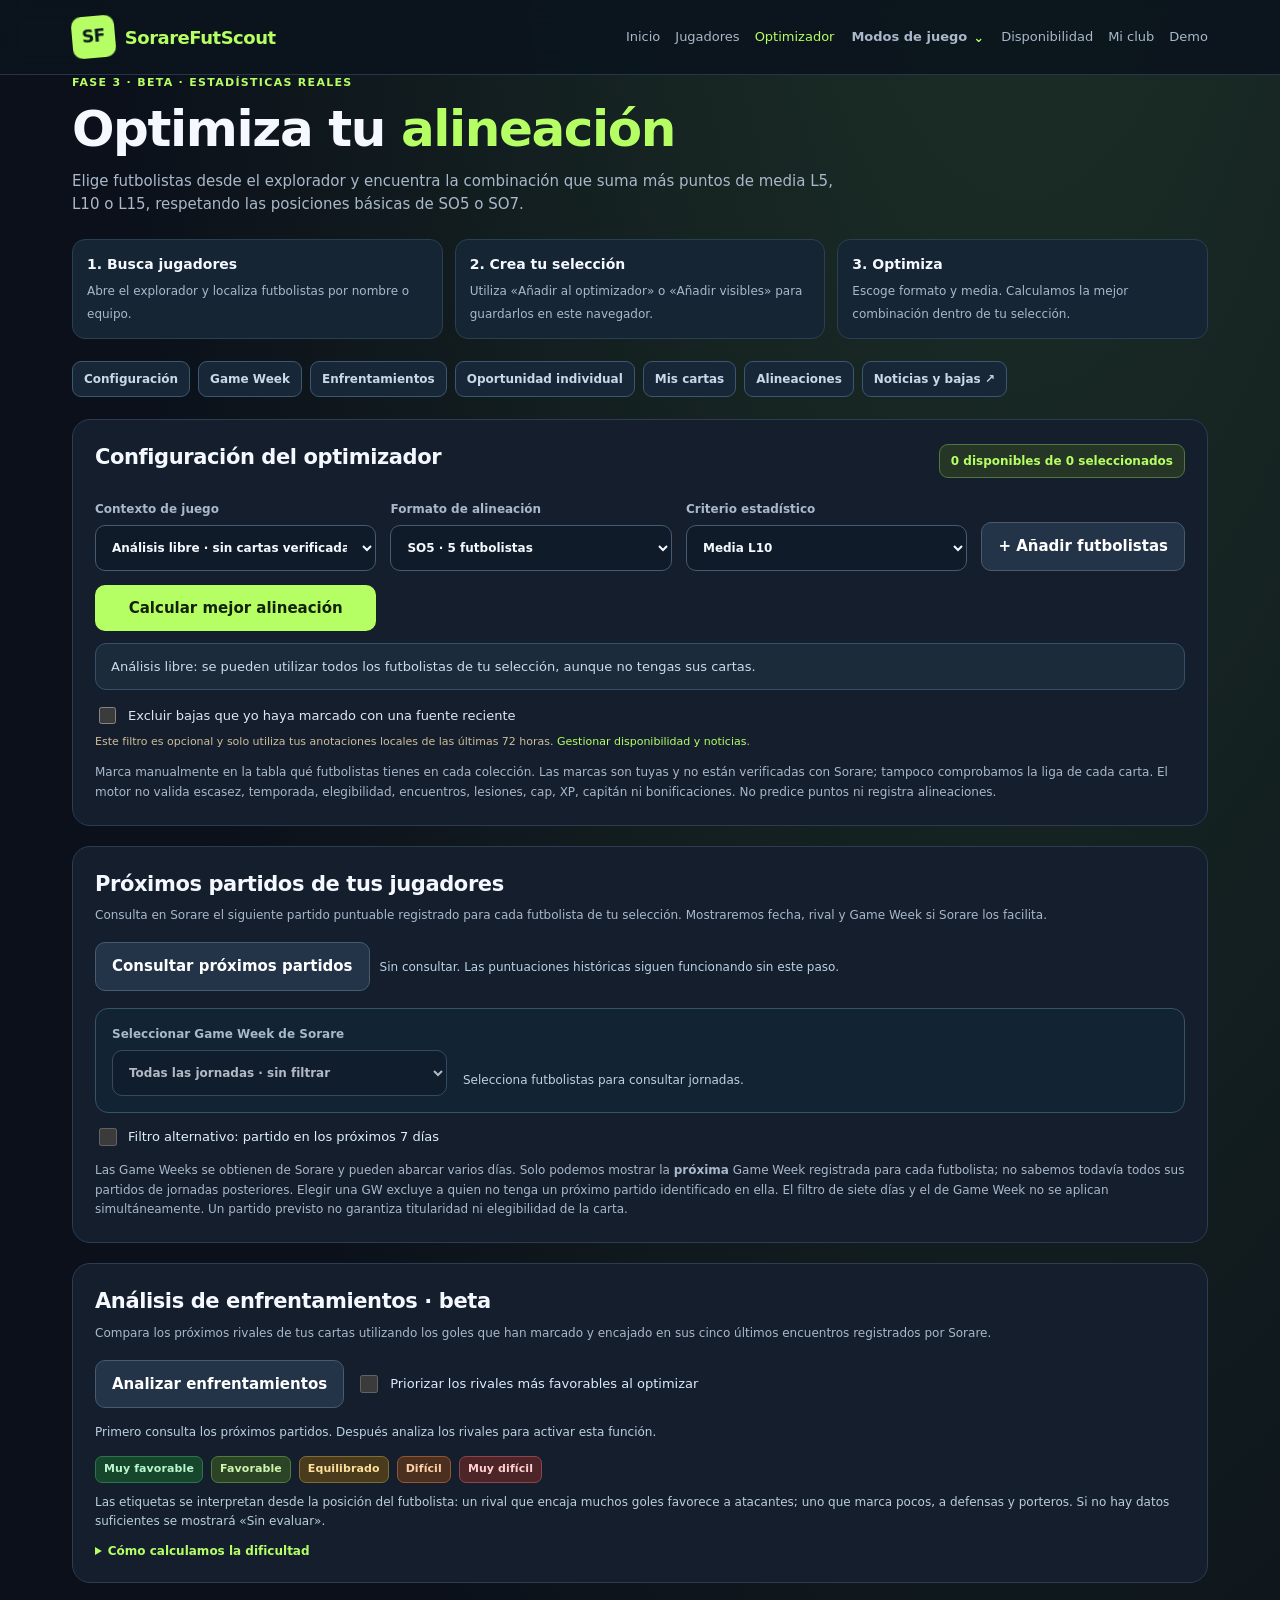
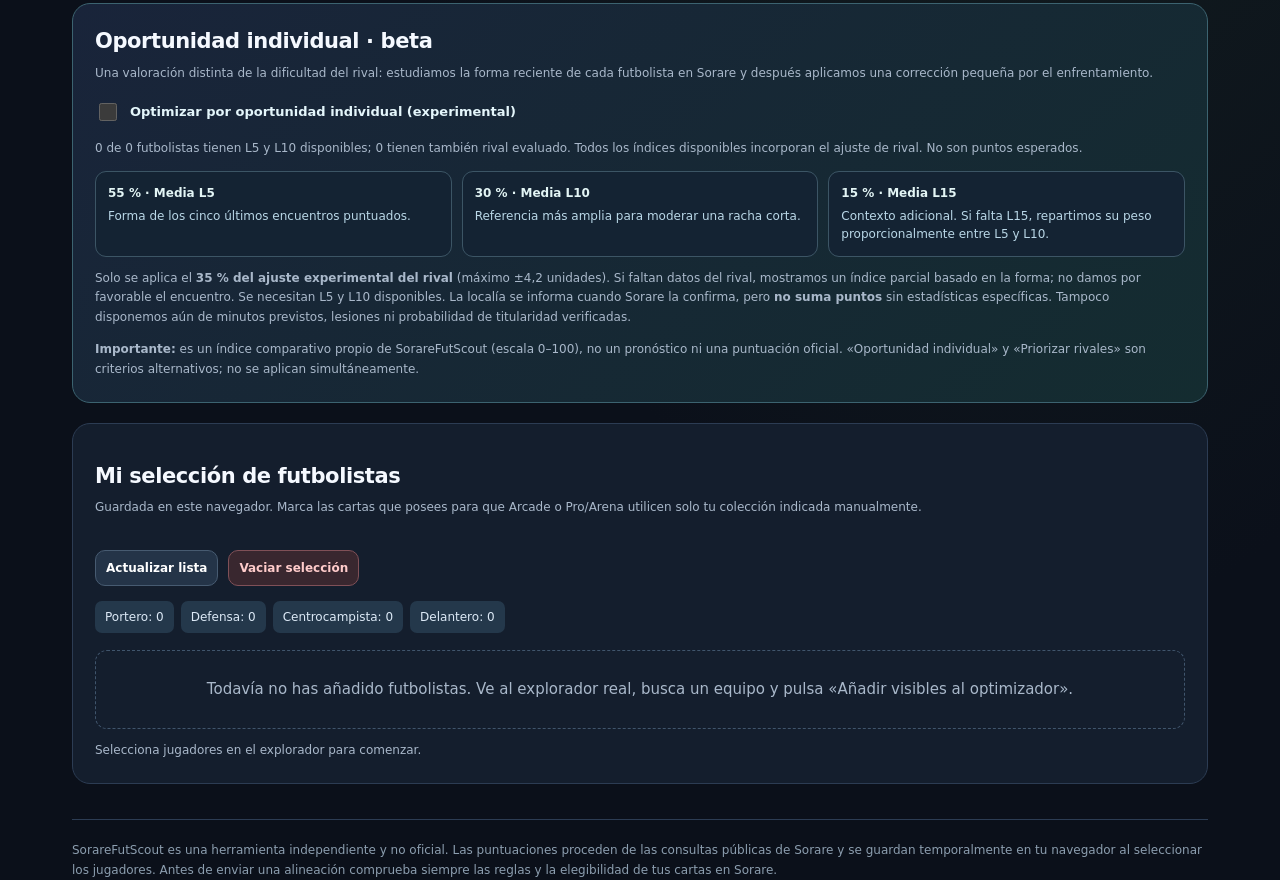
<file: optimizador-real.html>
<!doctype html>
<html lang="es">
<head>
<meta charset="utf-8"><meta name="viewport" content="width=device-width,initial-scale=1">
<meta name="theme-color" content="#0b101a">
<meta name="description" content="Optimizador estadístico de alineaciones SO5 y SO7 con futbolistas reales de Sorare.">
<title>Optimizador real | SorareFutScout</title>
<style>
:root{color-scheme:dark;--bg:#0b101a;--panel:#141e2d;--panel2:#1b293a;--line:#2c3c53;--text:#f5f9ff;--sub:#a9b8ca;--accent:#b5ff65;--red:#ffaaa1;--blue:#85c7fc}
*{box-sizing:border-box}html{scroll-behavior:smooth}body{margin:0;background:radial-gradient(ellipse at 80% -20%,#1e3328 0%,#0b101a 65%);color:var(--text);font:15px/1.5 system-ui,-apple-system,"Segoe UI",sans-serif;min-height:100vh}
button,input,select{font:inherit}button{cursor:pointer}a{color:var(--accent);text-decoration:none}a:hover{text-decoration:underline}button:focus-visible,a:focus-visible,input:focus-visible,select:focus-visible{outline:2px solid var(--accent);outline-offset:3px}
header{border-bottom:1px solid #26354a;background:#0c141de8;position:sticky;top:0;z-index:10;backdrop-filter:blur(12px)}
.wrap{max-width:1180px;margin:auto;padding:0 22px}.head{display:flex;align-items:center;justify-content:space-between;gap:12px;min-height:74px}.brand{display:flex;align-items:center;gap:10px;font-weight:900;font-size:18px;letter-spacing:-.5px}.mark{background:var(--accent);border-radius:10px;padding:8px 10px;color:#0c1720;font-size:17px;transform:rotate(-5deg)}.brand i{font-style:normal;color:var(--accent)}.nav{display:flex;gap:15px;align-items:center;font-size:13px}.nav a{color:var(--sub)}.nav .selected{color:var(--accent)}
main{padding:42px 0 70px}.flag{font-size:11px;letter-spacing:1.3px;font-weight:900;color:var(--accent)}h1{font-size:clamp(30px,5vw,50px);letter-spacing:-1.4px;line-height:1.13;margin:9px 0 13px}.intro{color:var(--sub);font-size:15px;max-width:790px;margin:0 0 24px}
.panel{border:1px solid var(--line);background:var(--panel);border-radius:18px;padding:22px;margin-bottom:20px}
.panel h2{font-size:21px;letter-spacing:-.4px;margin:0 0 6px}
.sub{font-size:12px;color:var(--sub);line-height:1.6;margin:3px 0 17px}
.toolbar{display:grid;grid-template-columns:repeat(2,minmax(0,1fr)) 1fr auto;gap:14px;align-items:end;margin-top:20px}
.field{display:grid;gap:7px;font-size:12px;color:var(--sub);font-weight:700}
.field select{width:100%;min-width:0;border:1px solid #465b72;border-radius:10px;padding:12px;background:#101b2a;color:#f5f9ff;min-height:46px}
.btn{display:inline-flex;align-items:center;justify-content:center;gap:7px;border:0;border-radius:10px;background:var(--accent);color:#142209;font-weight:900;padding:12px 16px;min-height:46px;white-space:nowrap}
.btn.secondary{background:#243448;color:white;border:1px solid #475b71}
.btn.tiny{padding:8px 10px;min-height:34px;font-size:12px}
.btn.danger{border:1px solid #805057;background:#39272f;color:#ffcccb}
.btn:disabled{opacity:.48;cursor:default}.actions{display:flex;gap:10px;align-items:center;flex-wrap:wrap}
.instructions{display:grid;grid-template-columns:repeat(3,1fr);gap:12px;margin-bottom:22px}
.instruction{background:#162534;border:1px solid #284052;border-radius:13px;padding:14px}
.instruction b{display:block;font-size:14px;margin-bottom:4px}.instruction span{color:var(--sub);font-size:12px}
.pool-meta{display:flex;justify-content:space-between;align-items:center;gap:16px;flex-wrap:wrap;margin:15px 0}
.badge{font-size:12px;font-weight:800;border:1px solid #537641;color:var(--accent);background:#253526;border-radius:9px;padding:7px 11px}
.positions{display:flex;gap:7px;flex-wrap:wrap;margin:8px 0 17px}
.position-badge{border-radius:7px;background:#24384b;padding:7px 10px;font-size:12px;color:#dce9f6}
.empty{border:1px dashed #40556c;color:var(--sub);border-radius:12px;padding:27px;text-align:center}
.tablewrap{max-width:100%;overflow:auto;border:1px solid var(--line);border-radius:13px}
table{width:100%;border-collapse:collapse;min-width:650px}
thead{background:#1b2a3c;color:#bfd1e6;text-transform:uppercase;font-size:11px;letter-spacing:.55px}
th,td{text-align:left;padding:11px 13px;border-bottom:1px solid #29394e}
tbody tr:last-child td{border-bottom:0}
tbody tr:hover{background:#1b2a3b}
.player{display:flex;gap:11px;align-items:center;min-width:135px}
.photo{width:43px;height:43px;flex:0 0 43px;border-radius:10px;background:linear-gradient(130deg,#365b51,#29425c);display:grid;place-items:center;position:relative;overflow:hidden;color:white;font-size:13px;font-weight:850}
.photo img{position:absolute;inset:0;width:100%;height:100%;object-fit:cover;border-radius:inherit}
.player strong{font-size:13px;display:block}.player small{font-size:11px;color:var(--sub);display:block}
.score{color:var(--accent);font-size:16px;font-weight:900;white-space:nowrap}
.result{border:1px solid #425b46;background:linear-gradient(150deg,#152b27,#14202c);border-radius:18px;padding:22px;margin-top:23px}
.result h2{margin:0 0 7px;font-size:22px}.total{font-size:36px;color:var(--accent);font-weight:900;letter-spacing:-1px}
.lineup{display:grid;grid-template-columns:repeat(5,minmax(0,1fr));gap:12px;margin-top:20px}
.lineup.seven{grid-template-columns:repeat(4,minmax(0,1fr))}
.slot{border:1px solid #50674d;background:#1d332c;border-radius:14px;padding:15px 9px;text-align:center;min-width:0}
.slot .photo{margin:10px auto;width:62px;height:62px;border-radius:50%}
.slot small{font-size:11px;color:#b1cfb5;display:block}.slot strong{display:block;overflow-wrap:anywhere;font-size:13px;margin:4px 0}
.slot .value{color:var(--accent);font-size:20px;font-weight:900}.slot .club{font-size:11px;color:var(--sub);margin-bottom:5px;min-height:31px;display:block}
.alert{padding:14px;border-radius:12px;border:1px solid #6a5841;background:#2e2922;color:#f9d59a;font-size:13px}
.help{font-size:12px;color:var(--sub);line-height:1.65;margin:12px 0 0}
footer{margin-top:35px;padding-top:20px;border-top:1px solid var(--line);font-size:12px;color:#8c9eaf;line-height:1.7}
@media(max-width:1000px){.toolbar{grid-template-columns:1fr 1fr}.toolbar .btn{width:100%}.lineup{grid-template-columns:repeat(3,minmax(0,1fr))}.lineup.seven{grid-template-columns:repeat(3,minmax(0,1fr))}}
@media(max-width:700px){.head{align-items:flex-start;flex-direction:column;padding:15px 0}.wrap{padding:0 14px}.nav{gap:10px;flex-wrap:wrap}.brand{font-size:16px}main{padding-top:28px}.panel,.result{padding:16px}.instructions{grid-template-columns:1fr}.toolbar{grid-template-columns:1fr}.lineup,.lineup.seven{grid-template-columns:repeat(2,minmax(0,1fr))}}

/* Fase 3.1: contextos Arcade / Pro / Arena */
.mode-hint{font-size:13px;line-height:1.65;color:#cbd9ec;margin-top:12px;padding:12px 15px;background:#1b2b39;border:1px solid #35516a;border-radius:11px}
.league-list{display:flex;flex-wrap:wrap;gap:7px;margin:12px 0 0}
.league-list span{background:#233d31;border:1px solid #436d47;color:#cbfac6;border-radius:8px;padding:6px 10px;font-size:12px;font-weight:800}
.ownership{display:flex;flex-wrap:wrap;gap:12px;align-items:center}
.ownership label{display:flex;align-items:center;gap:6px;white-space:nowrap;color:#d7e4f4;font-size:12px}
.ownership input{accent-color:var(--accent);width:17px;height:17px}
@media(max-width:700px){.ownership{gap:10px}}

/* Fase 3.2: próximos encuentros (dato de Sorare, no titularidad ni garantía de elegibilidad) */
.fixtures-tools{display:flex;align-items:center;gap:10px;flex-wrap:wrap;margin:15px 0}
.fixtures-status{font-size:12px;line-height:1.5;color:#b9d2e6}
.match{font-size:12px;line-height:1.55;color:#dbe8f3;min-width:140px}
.match small{display:block;font-size:11px;color:#a6bccb}
.match.neutral{color:#e3b879}.match.positive{color:#c9f9bb}
.match-check{display:flex;gap:8px;align-items:center;font-size:13px;color:#deeffb;margin:12px 0}
.match-check input{accent-color:var(--accent);width:18px;height:18px}
.match-details{display:block;margin-top:8px;color:#cbf9c1;font-size:11px;line-height:1.5;min-height:30px}
@media(max-width:700px){.fixtures-tools .btn{flex:1}}

/* Fase 3.3: rival y ajuste histórico explícito */
.matchup-actions{display:flex;gap:12px;flex-wrap:wrap;align-items:center;margin:15px 0}
.matchup-check{display:flex;gap:9px;align-items:center;color:#dceafd;font-size:13px}
.matchup-check input{width:18px;height:18px;accent-color:var(--accent)}
.matchup-status{font-size:12px;color:#bdd2e2;line-height:1.6;min-height:20px}
.opponent-detail{display:block;color:#b7dfcc;font-size:11px;line-height:1.5;margin-top:5px;min-width:175px}
.opponent-detail.unavailable{color:#d7b888}
.adjustment{font-size:11px;color:#e2d4b6;line-height:1.45;margin-top:5px}
.result-explain{font-size:12px;color:#bdd6c9;line-height:1.6;max-width:800px}
.difficulty-legend{display:flex;flex-wrap:wrap;gap:8px;align-items:center;margin:13px 0 10px}
.difficulty-badge{display:inline-flex;align-items:center;justify-content:center;gap:5px;white-space:nowrap;border-radius:7px;font-size:11px;font-weight:850;letter-spacing:.1px;padding:5px 8px;line-height:1.35;border:1px solid transparent}
.difficulty-badge[data-level="very-good"]{background:#16472c;color:#b9f6cf;border-color:#29774b}
.difficulty-badge[data-level="good"]{background:#2b4426;color:#d0f4b0;border-color:#507b39}
.difficulty-badge[data-level="balanced"]{background:#493b1c;color:#ffe09c;border-color:#816c32}
.difficulty-badge[data-level="hard"]{background:#4b301f;color:#ffd0aa;border-color:#96542f}
.difficulty-badge[data-level="very-hard"]{background:#4d2528;color:#ffd0ce;border-color:#91434b}
.difficulty-badge[data-level="unknown"]{background:#293746;color:#c7d3df;border-color:#46586b}
.difficulty-badge[data-level="blocked"]{background:#4e3823;color:#ffe0ab;border-color:#9c6d34}
.difficulty-badge.compact{margin:4px auto 5px;white-space:normal;max-width:100%;text-align:center}
.match-summary{display:flex;flex-wrap:wrap;align-items:center;gap:7px 9px}
.match-summary .match{flex:1 1 165px}
.matchup-why{margin-top:7px;max-width:350px}
.matchup-why summary{color:#a7caeb;font-size:11px;font-weight:650;cursor:pointer;list-style:revert}
.matchup-why p{font-size:11px;color:#bfd1e2;line-height:1.55;margin:6px 0 0}
.legend-note{font-size:12px;color:#bbcede;line-height:1.55;margin:8px 0}
@media(max-width:700px){.difficulty-legend{gap:5px}.difficulty-badge{font-size:10px;padding:5px 6px}}

/* Fase 3.4: filtrado por Game Week Sorare, sin nuevas llamadas a la API */
.gw-control{display:flex;align-items:end;gap:16px;flex-wrap:wrap;padding:16px;border:1px solid #375366;border-radius:13px;background:#122334;margin:17px 0 12px}
.gw-control .field{flex:0 1 335px;min-width:220px}
.gw-control .field select{height:46px}
.gw-info{flex:1 1 260px;min-width:0;font-size:12px;color:#bdd2e4;line-height:1.65;padding-bottom:5px}
.gw-status{display:inline-flex;align-items:center;gap:5px;border:1px solid #4d7150;border-radius:7px;color:#c6f4c1;background:#1c3a2a;padding:4px 7px;margin-top:6px;font-size:11px;font-weight:750}
.gw-status.out{border-color:#805a47;color:#ffd2bc;background:#402b28}
.gw-status.unknown{border-color:#555e71;color:#b8c6d6;background:#293442}
.gw-banner{padding:9px 12px;border:1px solid #496d4d;border-radius:10px;background:#1d342a;color:#cdf6c9;font-size:12px;margin:12px 0 5px}
@media(max-width:700px){.gw-control{padding:13px}.gw-control .field{min-width:0;flex:1 1 100%}}

/* Fase 3.5: comparar hasta tres alineaciones genuinamente diferentes. */
.alternative-options{display:grid;grid-template-columns:repeat(3,minmax(0,1fr));gap:10px;margin:16px 0}
.alt-option{border:1px solid #436149;background:#1a302c;border-radius:12px;padding:13px 11px;color:#e9f8f0;text-align:left;cursor:pointer;min-width:0;display:grid;gap:5px}
.alt-option[aria-pressed="true"]{border-color:var(--accent);outline:1px solid var(--accent);background:#284431}
.alt-option strong{font-size:13px;white-space:normal}.alt-option .alt-points{font-size:22px;font-weight:900;color:var(--accent);font-variant-numeric:tabular-nums}
.alt-option .alt-delta{font-size:11px;color:#bfced6;line-height:1.4}
.alternative-explanation{background:#112921;border:1px solid #426049;border-radius:11px;padding:12px 15px;font-size:13px;line-height:1.65;color:#d5ebd9;margin:8px 0 15px}
.alternative-count{font-size:12px;color:#bad5c1;margin:7px 0 0}
@media(max-width:700px){.alternative-options{grid-template-columns:1fr}.alt-option{display:flex;align-items:center;justify-content:space-between;gap:10px}.alt-option .alt-points{font-size:17px}}

/* Fase 3.6: oportunidad individual independiente del rival */
.opportunity-panel{background:linear-gradient(140deg,#19243a,#142c30);border-color:#3c6370}
.opportunity-toggle{display:flex;gap:10px;align-items:center;margin:15px 0;color:#e4f6fb;font-weight:750;font-size:13px}
.opportunity-toggle input{height:18px;width:18px;accent-color:var(--accent)}
.opportunity-badge{display:inline-flex;align-items:center;background:#203e45;border:1px solid #477b82;color:#c2f7ee;border-radius:8px;padding:5px 9px;font-weight:800;font-size:12px;white-space:nowrap}
.opportunity-badge.missing{background:#2b3744;color:#b2c5d6;border-color:#4c5966}
.opportunity-trend{display:block;font-size:11px;color:#b9d3e1;margin-top:4px;white-space:nowrap}
.opportunity-trend.up{color:#b5ffa8}.opportunity-trend.down{color:#ffbaae}
.opportunity-explain{margin-top:7px;max-width:325px}
.opportunity-explain summary{cursor:pointer;color:#9dd9ed;font-size:11px}
.opportunity-explain p{font-size:11px;color:#c3d9e0;line-height:1.6;margin:7px 0 0}
.opportunity-grid{display:grid;grid-template-columns:repeat(3,1fr);gap:10px;margin:12px 0}
.opportunity-grid>div{border:1px solid #3c5565;background:#142333;border-radius:11px;padding:12px;font-size:12px;line-height:1.55;color:#b9d7e7}
.opportunity-grid strong{display:block;color:#e3f5f5;margin-bottom:4px}
.slot .opportunity-summary{display:block;margin-top:9px;font-size:11px;color:#c3f5e8;line-height:1.5}
@media(max-width:700px){.opportunity-grid{grid-template-columns:1fr}.opportunity-badge{white-space:normal}}

/* Disponibilidad: anotaciones manuales, no verificaciones médicas automáticas */
.manual-filter{display:flex;gap:9px;align-items:center;color:#dce8f4;font-size:13px;margin:14px 0 0}
.manual-filter input{accent-color:var(--accent);height:17px;width:17px}
.manual-note{font-size:11px;color:#d0bd9a;margin-top:6px;line-height:1.6}
.status-pill{display:inline-block;font-size:11px;white-space:nowrap;padding:5px 7px;border-radius:7px;color:#cbd9e7;border:1px solid #556679}
.status-pill.out{background:#512b30;border-color:#87515b;color:#ffc1c1}
.status-pill.doubt{background:#4a3d25;border-color:#867140;color:#ffdfa5}
.status-pill.good{background:#244034;border-color:#507b5a;color:#c5fac5}
.status-link{font-size:11px;color:#b5ff65;display:block;margin-top:6px}

/* Navegación rápida del optimizador */
.jumpnav{display:flex;flex-wrap:wrap;gap:8px;margin:7px 0 22px}
.jumpnav a{padding:8px 11px;border:1px solid #3c5770;border-radius:9px;background:#182738;color:#c8d7ea;font-size:12px;font-weight:750}
.jumpnav a:hover{border-color:var(--accent);color:var(--accent)}
section[id]{scroll-margin-top:94px}
.method-details{margin-top:12px;color:#c2d1de;font-size:12px}
.method-details summary{cursor:pointer;color:#b5ff65;font-weight:750}
.method-details .help{margin:7px 0 0}
</style>
<link rel="stylesheet" href="/modos-menu.css">
<script src="/modos-menu.js" defer></script>
</head>
<body>
<header><div class="wrap head"><a class="brand" href="/"><span class="mark">SF</span><span>Sorare<i>FutScout</i></span></a>
<nav class="nav" aria-label="Navegación principal"><a href="/">Inicio</a><a href="/explorador.html">Jugadores</a><a class="selected" href="/optimizador-real.html" aria-current="page">Optimizador</a><details class="modos-menu"><summary>Modos de juego</summary><div class="modos-menu__dropdown">
<a data-game-mode="arcade" href="/mis-cartas.html#arcade">Arcade · Sets y tableros</a>
<div class="modos-menu__label">Competitivo</div>
<a data-game-mode="pro" href="/mis-cartas.html#pro">Pro · Game Weeks</a>
<a data-game-mode="arena" href="/mis-cartas.html#arena">Arena · Clasificaciones</a>
</div></details><a href="/disponibilidad.html">Disponibilidad</a><a href="/mi-club.html">Mi club</a><a href="/demo.html">Demo</a></nav></div></header>
<main class="wrap">
<div class="flag">FASE 3 · BETA · ESTADÍSTICAS REALES</div>
<h1>Optimiza tu <span style="color:var(--accent)">alineación</span></h1>
<p class="intro">Elige futbolistas desde el explorador y encuentra la combinación que suma más puntos de media L5, L10 o L15, respetando las posiciones básicas de SO5 o SO7.</p>
<div class="instructions">
<div class="instruction"><b>1. Busca jugadores</b><span>Abre el explorador y localiza futbolistas por nombre o equipo.</span></div>
<div class="instruction"><b>2. Crea tu selección</b><span>Utiliza «Añadir al optimizador» o «Añadir visibles» para guardarlos en este navegador.</span></div>
<div class="instruction"><b>3. Optimiza</b><span>Escoge formato y media. Calculamos la mejor combinación dentro de tu selección.</span></div>
</div>
<nav class="jumpnav" aria-label="Ir a una sección del optimizador">
<a href="#configuracion">Configuración</a><a href="#calendario">Game Week</a>
<a href="#rivales">Enfrentamientos</a><a href="#oportunidad">Oportunidad individual</a>
<a href="#cartas">Mis cartas</a><a href="#result">Alineaciones</a>
<a href="/disponibilidad.html">Noticias y bajas ↗</a>
</nav>
<section class="panel" id="configuracion">
<div class="actions" style="justify-content:space-between"><h2>Configuración del optimizador</h2><span class="badge" id="pool-count">0 jugadores</span></div>
<div class="toolbar">
<label class="field">Contexto de juego <select id="game-mode">
<option value="all">Análisis libre · sin cartas verificadas</option>
<option value="arcade">Arcade · mi colección de sobres</option>
<option value="competitive">Pro / Arena · mis cartas</option>
</select></label>
<label class="field">Formato de alineación <select id="format">
<option value="so5">SO5 · 5 futbolistas</option>
<option value="so7">SO7 · 7 futbolistas</option>
</select></label>
<label class="field">Criterio estadístico <select id="metric">
<option value="l10">Media L10</option>
<option value="l5">Media L5</option>
<option value="l15">Media L15</option>
</select></label>
<a class="btn secondary" href="/explorador.html">+ Añadir futbolistas</a>
<button type="button" class="btn" id="optimize">Calcular mejor alineación</button>
</div>
<div class="mode-hint" id="game-mode-hint">En análisis libre se usan todos los jugadores seleccionados, aunque no tengas sus cartas.</div>
<label class="manual-filter"><input id="exclude-manual-out" type="checkbox"> Excluir bajas que yo haya marcado con una fuente reciente</label>
<div class="manual-note" id="manual-filter-info">Este filtro es opcional y solo utiliza tus anotaciones locales de las últimas 72 horas. <a href="/disponibilidad.html">Gestionar disponibilidad y noticias</a>.</div>
<div id="arcade-leagues" hidden>
<p class="help">Para el set WNTR que nos has mostrado, Sorare publicó sobres de estas cuatro ligas (puede cambiar en otros sets):</p>
<div class="league-list"><span>🇪🇸 LaLiga</span><span>🇩🇪 Bundesliga</span><span>🏴 Premier League</span><span>🇫🇷 Ligue 1</span></div>
</div>
<p class="help">Marca manualmente en la tabla qué futbolistas tienes en cada colección. Las marcas son tuyas y no están verificadas con Sorare; tampoco comprobamos la liga de cada carta. El motor no valida escasez, temporada, elegibilidad, encuentros, lesiones, cap, XP, capitán ni bonificaciones. No predice puntos ni registra alineaciones.</p>
</section>

<section class="panel" id="calendario" aria-labelledby="fixtures-title">
<h2 id="fixtures-title">Próximos partidos de tus jugadores</h2>
<p class="sub">Consulta en Sorare el siguiente partido puntuable registrado para cada futbolista de tu selección. Mostraremos fecha, rival y Game Week si Sorare los facilita.</p>
<div class="fixtures-tools">
<button type="button" class="btn secondary" id="load-fixtures">Consultar próximos partidos</button>
<span class="fixtures-status" id="fixtures-status" role="status" aria-live="polite">Sin consultar. Las puntuaciones históricas siguen funcionando sin este paso.</span>
</div>
<div class="gw-control">
<label class="field" for="game-week">Seleccionar Game Week de Sorare
<select id="game-week" disabled><option value="">Todas las jornadas · sin filtrar</option></select></label>
<div class="gw-info" id="gw-info" role="status" aria-live="polite">Consulta los próximos partidos para descubrir las Game Weeks disponibles en tu colección.</div>
</div>
<label class="match-check"><input id="only-playing" type="checkbox" disabled> Filtro alternativo: partido en los próximos 7 días</label>
<p class="help">Las Game Weeks se obtienen de Sorare y pueden abarcar varios días. Solo podemos mostrar la <b>próxima</b> Game Week registrada para cada futbolista; no sabemos todavía todos sus partidos de jornadas posteriores. Elegir una GW excluye a quien no tenga un próximo partido identificado en ella. El filtro de siete días y el de Game Week no se aplican simultáneamente. Un partido previsto no garantiza titularidad ni elegibilidad de la carta.</p>
</section>

<section class="panel" id="rivales" aria-labelledby="matchup-title">
<h2 id="matchup-title">Análisis de enfrentamientos · beta</h2>
<p class="sub">Compara los próximos rivales de tus cartas utilizando los goles que han marcado y encajado en sus cinco últimos encuentros registrados por Sorare.</p>
<div class="matchup-actions">
<button type="button" class="btn secondary" id="analyze-opponents">Analizar enfrentamientos</button>
<label class="matchup-check"><input id="use-matchups" type="checkbox" disabled> Priorizar los rivales más favorables al optimizar</label>
</div>
<div id="matchup-status" class="matchup-status" role="status" aria-live="polite">Primero consulta los próximos partidos. Después analiza los rivales para activar esta función.</div>
<div class="difficulty-legend" aria-label="Cinco niveles de dificultad del enfrentamiento">
<span class="difficulty-badge" data-level="very-good">Muy favorable</span>
<span class="difficulty-badge" data-level="good">Favorable</span>
<span class="difficulty-badge" data-level="balanced">Equilibrado</span>
<span class="difficulty-badge" data-level="hard">Difícil</span>
<span class="difficulty-badge" data-level="very-hard">Muy difícil</span>
</div>
<p class="legend-note">Las etiquetas se interpretan desde la posición del futbolista: un rival que encaja muchos goles favorece a atacantes; uno que marca pocos, a defensas y porteros. Si no hay datos suficientes se mostrará «Sin evaluar».</p>
<details class="method-details"><summary>Cómo calculamos la dificultad</summary><p class="help"><b>Modelo experimental, no oficial:</b> para delanteros y medios se considera más favorable un rival que encaja muchos goles; para defensas y porteros, uno que marca pocos. Se parte de una referencia neutra de 1,5 goles/partido y se aplican 7,5 unidades de índice por gol de diferencia, con un máximo de ±12. Estas ponderaciones son decisiones de diseño, no datos ni predicciones de Sorare. Si faltan al menos tres partidos válidos del rival, el ajuste es cero y se señala como desconocido.</p></details>
</section>
<section class="panel opportunity-panel" id="oportunidad" aria-labelledby="opportunity-title">
<h2 id="opportunity-title">Oportunidad individual · beta</h2>
<p class="sub">Una valoración distinta de la dificultad del rival: estudiamos la forma reciente de cada futbolista en Sorare y después aplicamos una corrección pequeña por el enfrentamiento.</p>
<label class="opportunity-toggle"><input type="checkbox" id="use-opportunity"> Optimizar por oportunidad individual (experimental)</label>
<p class="help" id="opportunity-status" role="status" aria-live="polite">El índice puede calcularse con la forma histórica aunque la API del calendario esté temporalmente limitada.</p>
<div class="opportunity-grid">
<div><strong>55 % · Media L5</strong>Forma de los cinco últimos encuentros puntuados.</div>
<div><strong>30 % · Media L10</strong>Referencia más amplia para moderar una racha corta.</div>
<div><strong>15 % · Media L15</strong>Contexto adicional. Si falta L15, repartimos su peso proporcionalmente entre L5 y L10.</div>
</div>
<p class="help">Solo se aplica el <b>35 % del ajuste experimental del rival</b> (máximo ±4,2 unidades). Si faltan datos del rival, mostramos un índice parcial basado en la forma; no damos por favorable el encuentro. Se necesitan L5 y L10 disponibles. La localía se informa cuando Sorare la confirma, pero <b>no suma puntos</b> sin estadísticas específicas. Tampoco disponemos aún de minutos previstos, lesiones ni probabilidad de titularidad verificadas.</p>
<p class="help"><b>Importante:</b> es un índice comparativo propio de SorareFutScout (escala 0–100), no un pronóstico ni una puntuación oficial. «Oportunidad individual» y «Priorizar rivales» son criterios alternativos; no se aplican simultáneamente.</p>
</section>
<section class="panel" id="cartas" aria-labelledby="pool-title">
<div class="pool-meta"><div><h2 id="pool-title">Mi selección de futbolistas</h2><p class="sub">Guardada en este navegador. Marca las cartas que posees para que Arcade o Pro/Arena utilicen solo tu colección indicada manualmente.</p></div>
<div class="actions"><button type="button" class="btn secondary tiny" id="reload">Actualizar lista</button><button type="button" class="btn danger tiny" id="clear">Vaciar selección</button></div></div>
<div id="position-counts" class="positions"></div>
<div id="pool"></div>
<div id="status" class="help" role="status" aria-live="polite"></div>
</section>
<section id="result" class="result" hidden aria-live="polite">
<h2>Compara tus mejores alineaciones · <span id="result-metric">L10</span></h2>
<p class="sub" id="result-description">Máxima suma de medias históricas con las posiciones básicas indicadas.</p>
<div class="total" id="total">—</div>
<p class="sub" id="total-caption">Suma de medias (referencia estadística, no resultado pronosticado)</p>
<div id="alternative-options" class="alternative-options" role="group" aria-label="Opciones de alineación"></div>
<p class="alternative-count" id="alternative-count"></p>
<div id="alternative-explanation" class="alternative-explanation" aria-live="polite"></div>
<div class="lineup" id="lineup"></div>
<p class="help">Esta alineación es orientativa y no necesariamente válida para una competición concreta de Sorare.</p>
</section>
<footer>SorareFutScout es una herramienta independiente y no oficial. Las puntuaciones proceden de las consultas públicas de Sorare y se guardan temporalmente en tu navegador al seleccionar los jugadores. Antes de enviar una alineación comprueba siempre las reglas y la elegibilidad de tus cartas en Sorare.</footer>
</main>
<script>
(function(){
"use strict";
const KEY="sorarefutscout:optimizer-pool:v1", MAX_PLAYERS=120;
const $=id=>document.getElementById(id);
const make=(tag,klass,text)=>{const x=document.createElement(tag);if(klass)x.className=klass;if(text!==undefined)x.textContent=text;return x;};
const fmt=n=>Number.isFinite(n)?n.toLocaleString("es-ES",{maximumFractionDigits:1}):"—";
const label={Goalkeeper:"Portero",Defender:"Defensa",Midfielder:"Centrocampista",Forward:"Delantero"};
const posName=p=>label[p]||p||"Sin posición";
function normPos(p){const s=String(p||"").toLowerCase();return {goalkeeper:"Goalkeeper",defender:"Defender",midfielder:"Midfielder",forward:"Forward"}[s]||null;}
function validPhoto(u){try{const v=new URL(u);return v.protocol==="https:"&&(v.hostname==="sorare.com"||v.hostname.endsWith(".sorare.com"))?v.href:null;}catch(_){return null;}}
function avatar(p){
 const box=make("div","photo",(p.name||"?").split(/\s+/).slice(0,2).map(n=>n[0]).join("").toUpperCase());
 const url=validPhoto(p.avatar);
 if(url){const img=make("img");img.src=url;img.alt="Retrato de "+p.name;img.loading="lazy";img.decoding="async";img.addEventListener("error",()=>img.remove(),{once:true});box.appendChild(img);}
 return box;
}
function normalize(raw){
 if(!raw || typeof raw!=="object" || typeof raw.slug!=="string"||!/^[a-z0-9]+(?:-[a-z0-9]+)*$/.test(raw.slug))return null;
 const position=normPos(raw.position),name=String(raw.name||"").trim().slice(0,100);
 if(!name||!position)return null;
 const score=k=>typeof raw[k]==="number"&&Number.isFinite(raw[k])&&raw[k]>=0&&raw[k]<=100?raw[k]:null;
 return {slug:raw.slug,name,club:String(raw.club||"Sin club").slice(0,100),position,l5:score("l5"),l10:score("l10"),l15:score("l15"),avatar:validPhoto(raw.avatar),ownedArcade:raw.ownedArcade===true,ownedCompetitive:raw.ownedCompetitive===true,savedAt:typeof raw.savedAt==="number"?raw.savedAt:Date.now()};
}
const MANUAL_AVAILABILITY_KEY="sorarefutscout:availability:v1";
function readManualAvailability(){
 try{const data=JSON.parse(localStorage.getItem(MANUAL_AVAILABILITY_KEY)||"{}");
  return data&&typeof data==="object"&&!Array.isArray(data)?data:{};
 }catch(_){return {};}
}
function manualStatus(p){
 const record=readManualAvailability()[p.slug];
 if(!record||!["available","doubt","out"].includes(record.status)||
   !Number.isFinite(record.updatedAt)||record.updatedAt>Date.now()||
   Date.now()-record.updatedAt>=72*3600000)return null;
 try{const u=new URL(record.source);if(u.protocol!=="https:")return null;}
 catch(_){return null;}
 return record;
}
function filteredManualOut(players){
 return players.filter(p=>manualStatus(p)?.status!=="out");
}
function readPool(){
 try{const parsed=JSON.parse(localStorage.getItem(KEY)||"[]");if(!Array.isArray(parsed))return [];
  const slugs=new Set();return parsed.slice(0,MAX_PLAYERS).map(normalize).filter(p=>{if(!p||slugs.has(p.slug))return false;slugs.add(p.slug);return true;});
 }catch(_){return [];}
}
let pool=readPool();
function filteredByMode(){
 const mode=$("game-mode").value;
 return mode==="arcade"?pool.filter(p=>p.ownedArcade):mode==="competitive"?pool.filter(p=>p.ownedCompetitive):pool;
}
function updateModeUi(){
 const mode=$("game-mode").value;
 const arcade=mode==="arcade";
 $("arcade-leagues").hidden=!arcade;
 $("format").disabled=arcade;
 if(arcade)$("format").value="so5";
 const text=mode==="arcade"?
 "Arcade: se calcula una alineación de cinco jugadores usando SOLO los que tú hayas marcado como cartas Arcade obtenidas. Esto no valida propiedad ni elegibilidad.":
 mode==="competitive"?
 "Pro/Arena: se usan SOLO los futbolistas marcados por ti como cartas competitivas. No se verifica rareza ni si las cartas valen para una competición concreta.":
 "Análisis libre: se pueden utilizar todos los futbolistas de tu selección, aunque no tengas sus cartas.";
 $("game-mode-hint").textContent=text;
}
function tagCard(slug,key,checked){
 const item=pool.find(p=>p.slug===slug);
 if(!item)return;
 item[key]=checked;
 const ok=persist();
 $("result").hidden=true;
 render();
 notice(ok?"Colección actualizada en este navegador.":"No se pudo guardar en este navegador.");
}
function persist(){try{localStorage.setItem(KEY,JSON.stringify(pool));return true;}catch(_){return false;}}
function notice(t){$("status").textContent=t;}
function playerLabel(p){
 const wrap=make("div","player"),words=make("div");
 words.append(make("strong","",p.name),make("small","",p.club));wrap.append(avatar(p),words);return wrap;
}

const OPP_CACHE="sorarefutscout:opponents:v1",OPP_PERSIST="sorarefutscout:opponents:persistent:v1",OPP_TTL=6*60*60*1000;
let opponents=new Map();
const OPP_COOLDOWN_KEY="sorarefutscout:matchup-cooldown:v1";
let matchupCooldownUntil=0;
try{
 const saved=Number(sessionStorage.getItem(OPP_COOLDOWN_KEY));
 if(Number.isFinite(saved)&&saved>Date.now())matchupCooldownUntil=saved;
}catch(_){}
function cooldownRemaining(){
 return Math.max(0,Math.ceil((matchupCooldownUntil-Date.now())/1000));
}
function keepCooldown(seconds){
 const duration=Math.min(86400,Math.max(1,Math.ceil(Number(seconds)||60)));
 matchupCooldownUntil=Date.now()+duration*1000;
 try{sessionStorage.setItem(OPP_COOLDOWN_KEY,String(matchupCooldownUntil));}catch(_){}
 return duration;
}
function readOppCache(){
 let best=null;
 for(const storage of [localStorage,sessionStorage]){
   try{
     const key=storage===localStorage?OPP_PERSIST:OPP_CACHE;
     const item=JSON.parse(storage.getItem(key)||"null");
     if(item&&Number.isFinite(item.at)&&item.at<=Date.now()&&Date.now()-item.at<OPP_TTL&&Array.isArray(item.items)&&
       (!best||item.at>best.at))best=item;
   }catch(_){}
 }
 if(best){
   opponents=new Map(best.items.filter(v=>v&&typeof v.slug==="string").map(v=>[v.slug,v]));
   saveOppCache(best.at);
 }
}
function saveOppCache(at=Date.now()){
 const item=JSON.stringify({at,items:[...opponents.values()]});
 try{sessionStorage.setItem(OPP_CACHE,item);}catch(_){}
 try{localStorage.setItem(OPP_PERSIST,item);}catch(_){}
}
function fixtureOpponent(p){
 if(!fixtureFresh(p.slug))return null;
 const info=games.get(p.slug),game=info?.game;
 if(info?.status!=="scheduled"||!game)return null;
 const own=info.clubSlug;
 if(!own)return null;
 if(game.homeSlug===own&&game.awaySlug&&game.awaySlug!==own)return{slug:game.awaySlug,name:game.away||"Rival",home:true};
 if(game.awaySlug===own&&game.homeSlug&&game.homeSlug!==own)return{slug:game.homeSlug,name:game.home||"Rival",home:false};
 return null;
}
function matchAdjustment(p){
 const rival=fixtureOpponent(p);
 const stats=rival?opponents.get(rival.slug):null;
 if(!stats?.available||!Number.isFinite(stats.goalsForPerGame)||!Number.isFinite(stats.goalsAgainstPerGame))return null;
 const defensive=p.position==="Defender"||p.position==="Goalkeeper";
 const goalMetric=defensive?stats.goalsForPerGame:stats.goalsAgainstPerGame;
 const difference=defensive?1.5-goalMetric:goalMetric-1.5;
 const delta=Math.max(-12,Math.min(12,difference*7.5));
 return {delta:Math.round(delta*10)/10,rival,stats};
}
// Categorías propias de SorareFutScout, no proceden de una clasificación oficial.
function classifyDifficulty(adjustment){
 if(!adjustment)return {level:"unknown",name:"Sin evaluar"};
 const value=adjustment.delta;
 if(value>=7.5)return {level:"very-good",name:"Muy favorable"};
 if(value>=2.5)return {level:"good",name:"Favorable"};
 if(value>-2.5)return {level:"balanced",name:"Equilibrado"};
 if(value>-7.5)return {level:"hard",name:"Difícil"};
 return {level:"very-hard",name:"Muy difícil"};
}
function difficultyBadge(p,compact=false){
 const score=matchAdjustment(p);
 let data=classifyDifficulty(score);
 if(!score){
   const rival=fixtureOpponent(p);
   const known=rival?opponents.get(rival.slug):null;
   if(rival&&!known){
     data=cooldownRemaining()>0?{level:"blocked",name:"Límite API"}:{level:"unknown",name:"Pendiente"};
   }else if(known&&!known.available){
     data={level:"unknown",name:"Sin datos"};
   }
 }
 const badge=make("span","difficulty-badge"+(compact?" compact":""));
 badge.dataset.level=data.level;
 badge.textContent=data.name;
 badge.setAttribute("aria-label","Dificultad del próximo rival para "+p.name+": "+data.name);
 return badge;
}
function matchupWhy(p){
 const box=make("details","matchup-why");
 const summary=make("summary","","¿Por qué esta dificultad?");
 box.append(summary);
 const rival=fixtureOpponent(p);
 const analysis=matchAdjustment(p);
 if(!rival){
  box.append(make("p","","No hemos identificado de manera fiable el rival de este futbolista en Sorare. No asignamos dificultad sin datos."));
  return box;
 }
 if(!analysis){
  const stats=opponents.get(rival.slug);
  if(!stats){
   const wait=cooldownRemaining();
   const message=wait>0?"La API de Sorare ha limitado las peticiones. Espera aproximadamente "+wait+" segundos antes de volver a analizar.":
     "Aún no se ha recibido el historial del rival. Puedes pulsar Analizar enfrentamientos para consultarlo.";
   box.append(make("p","",rival.name+": "+message));
  }else{
   box.append(make("p","",rival.name+": Sorare ha respondido, pero no hay suficientes resultados válidos para calcular el índice (se requieren al menos tres encuentros). "+(stats.reason||"")));
  }
  return box;
 }
 const defensive=["Defender","Goalkeeper"].includes(p.position);
 const average=defensive?analysis.stats.goalsForPerGame:analysis.stats.goalsAgainstPerGame;
 const evidence=defensive?"goles marcados por el rival":"goles encajados por el rival";
 const neutral="Referencia neutra: 1,5 goles/partido. Diferencia × 7,5, limitada a ±12 unidades.";
 const change=(analysis.delta>=0?"+":"")+fmt(analysis.delta);
 box.append(make("p","",rival.name+" · "+analysis.stats.gamesCount+" partidos recientes · "+
   fmt(average)+" "+evidence+" por partido. Ajuste experimental: "+change+" unidades. "+neutral+
   " Es una valoración orientativa, no una predicción de los puntos ni una probabilidad."));
 return box;
}
function matchupValue(p,metric){
 const base=p[metric];
 if(typeof base!=="number"||!Number.isFinite(base))return null;
 const insight=matchAdjustment(p);
 return insight?Math.max(0,Math.min(100,base+insight.delta)):base;
}
const OPPORTUNITY_WEIGHTS={l5:0.55,l10:0.30,l15:0.15};
const OPPORTUNITY_RIVAL_FACTOR=0.35;
function opportunityData(p){
 if(typeof p?.l5!=="number"||!Number.isFinite(p.l5)||
    typeof p?.l10!=="number"||!Number.isFinite(p.l10))return null;
 const haveL15=typeof p.l15==="number"&&Number.isFinite(p.l15);
 const weights=OPPORTUNITY_WEIGHTS.l5+OPPORTUNITY_WEIGHTS.l10+(haveL15?OPPORTUNITY_WEIGHTS.l15:0);
 const form=(p.l5*OPPORTUNITY_WEIGHTS.l5+p.l10*OPPORTUNITY_WEIGHTS.l10+
   (haveL15?p.l15*OPPORTUNITY_WEIGHTS.l15:0))/weights;
 const rival=matchAdjustment(p);
 const rivalEffect=rival?rival.delta*OPPORTUNITY_RIVAL_FACTOR:null;
 const round=n=>Math.round(n*10)/10;
 const value=Math.max(0,Math.min(100,form+(rivalEffect||0)));
 const trend=round(p.l5-p.l10);
 const home=fixtureOpponent(p)?.home;
 return {value:round(value),form:round(form),trend,
  trendLabel:trend>=8?"En alza":trend<=-8?"En descenso":"Estable",
  hasL15:haveL15,rivalKnown:rival!==null,
  rivalEffect:rivalEffect===null?null:round(rivalEffect),
  home:typeof home==="boolean"?home:null};
}
function opportunityValue(p){return opportunityData(p)?.value??null;}
function opportunityBadge(p){
 const data=opportunityData(p);
 const badge=make("span","opportunity-badge"+(data?"":" missing"),data?fmt(data.value)+" / 100":"Sin datos");
 badge.setAttribute("aria-label","Oportunidad individual de "+p.name+": "+(data?fmt(data.value)+" sobre 100":"no disponible"));
 return badge;
}
function opportunityDetails(p){
 const detail=make("details","opportunity-explain");
 detail.append(make("summary","","¿Por qué este índice?"));
 const data=opportunityData(p);
 if(!data){
   detail.append(make("p","","No se han recibido las medias L5 y L10 necesarias; no inventamos el índice."));
   return detail;
 }
 const impact=data.rivalKnown?
   "Rival: "+(data.rivalEffect>=0?"+":"")+fmt(data.rivalEffect)+" unidades (35 % del ajuste del enfrentamiento).":
   "Rival: sin datos suficientes; índice parcial basado solo en la forma.";
 const venue=data.home===true?"Juega en casa (sin bonificación).":
   data.home===false?"Juega fuera (sin penalización).":"Localía no comprobada (sin efecto en el índice).";
 const l15=data.hasL15?"L15 "+fmt(p.l15)+".":"L15 ausente: los pesos L5 y L10 se redistribuyen.";
 detail.append(make("p","","L5 "+fmt(p.l5)+"; L10 "+fmt(p.l10)+"; "+l15+
   " Forma combinada "+fmt(data.form)+". Tendencia L5–L10: "+(data.trend>0?"+":"")+
   fmt(data.trend)+" ("+data.trendLabel+"). "+impact+" "+venue+
   " Índice "+fmt(data.value)+"/100. Modelo experimental: no estima goles, minutos ni puntos esperados."));
 return detail;
}
function opponentText(p){
 const rival=fixtureOpponent(p);
 if(!rival)return {text:"Rival sin identificar",available:false};
 const info=matchAdjustment(p);
 if(!info){
   const known=opponents.get(rival.slug);
   if(known&&!known.available)return {text:rival.name+": menos de tres partidos válidos",available:false};
   return {text:rival.name+(cooldownRemaining()>0?": pendiente (límite API)":": pendiente de análisis"),available:false};
 }
 const stat=p.position==="Defender"||p.position==="Goalkeeper"?
  "Marca "+fmt(info.stats.goalsForPerGame)+" goles/partido":
  "Encaja "+fmt(info.stats.goalsAgainstPerGame)+" goles/partido";
 const sign=info.delta>0?"+":"";
 return {text:rival.name+" · "+stat+" (últimos "+info.stats.gamesCount+") · Ajuste "+sign+fmt(info.delta),available:true};
}
function updateOpportunityControl(){
 const candidates=filteredByMode();
 const valid=candidates.filter(p=>opportunityData(p)!==null);
 const reviewed=valid.filter(p=>opportunityData(p).rivalKnown).length;
 const eligible=valid.length>0;
 $("use-opportunity").disabled=!eligible;
 if(!eligible)$("use-opportunity").checked=false;
 $("metric").disabled=$("use-opportunity").checked;
 $("opportunity-status").textContent=valid.length+" de "+candidates.length+
  " futbolistas tienen L5 y L10 disponibles; "+reviewed+" tienen también rival evaluado. "+
  (reviewed<valid.length?"El resto utiliza un índice parcial calculado solo con su forma, sin inventar el impacto del rival.":
    "Todos los índices disponibles incorporan el ajuste de rival.")+
  " No son puntos esperados.";
}
function updateMatchupControl(){
 const eligible=filteredByMode();
 const withScores=eligible.filter(p=>matchAdjustment(p)!==null).length;
 $("use-matchups").disabled=withScores===0;
 if(!withScores)$("use-matchups").checked=false;
}
async function analyzeOpponents(){
 if(!filteredByMode().length){$("matchup-status").textContent="Añade futbolistas a tu colección primero.";return;}
 const candidates=filteredByMode();
 const wait=cooldownRemaining();
 if(wait>0){
  $("matchup-status").textContent="Sorare ha solicitado una pausa. Quedan aproximadamente "+wait+" segundos. Conservamos los resultados que ya tenemos y no repetimos la petición.";
  render();
  return;
 }
 const missingFixture=candidates.filter(p=>!fixtureFresh(p.slug));
 if(missingFixture.length){
  $("matchup-status").textContent="Primero pulsa «Consultar próximos partidos» para obtener los rivales y sus identificadores.";
  return;
 }
 const list=new Map();
 for(const p of candidates){
  const r=fixtureOpponent(p);
  if(r&&!opponents.has(r.slug))list.set(r.slug,r.name);
 }
 const slugs=[...list.keys()];
 if(slugs.length>32){
  $("matchup-status").textContent="La selección tiene demasiados rivales para una sola consulta ("+slugs.length+"). Analizaremos los primeros 32; el resto quedará sin ajuste.";
 }
 const selected=slugs.slice(0,32);
 let errors=[],read=0;
 $("analyze-opponents").disabled=true;
 if(!selected.length)$("matchup-status").textContent="Los rivales ya están analizados o no tienen datos identificables.";
 for(let i=0;i<selected.length;i+=8){
  const group=selected.slice(i,i+8);
  try{
   const response=await fetch("/api/matchups?slugs="+encodeURIComponent(group.join(",")),{headers:{accept:"application/json"}});
   const data=await response.json();
   if(response.status===429){
    const seconds=keepCooldown(data.retryAfter||response.headers.get("retry-after")||60);
    throw Error("Sorare ha limitado las peticiones. Pausa recomendada: aproximadamente "+seconds+" segundos.");
   }
   if(!response.ok||!data.ok)throw Error(data.error||"Consulta rechazada.");
   for(const rival of data.opponents||[]){
    if(group.includes(rival.slug)){opponents.set(rival.slug,rival);read++;}
   }
  }catch(e){errors.push(e.message);break;}
 }
 if(read)saveOppCache();
 $("analyze-opponents").disabled=false;
 updateMatchupControl();render();$("result").hidden=true;
 const total=filteredByMode().filter(p=>matchAdjustment(p)!==null).length;
 $("matchup-status").textContent="Rivales recibidos en esta consulta: "+read+". "+total+" de "+candidates.length+
  " jugadores tienen un ajuste calculable."+(errors.length?" "+errors[0]:"")+
  (total<candidates.length?" Los demás continúan pendientes o carecen de datos suficientes.":"");
}
// Per-player calendar snapshots survive reloads and new tabs; no credentials stored.
const GAME_CACHE="sorarefutscout:next-games:v2";
const GAME_OLD_CACHE="sorarefutscout:next-games:v1";
const GAME_PERSIST="sorarefutscout:next-games:per-player:v1";
const GAME_COOLDOWN="sorarefutscout:next-games:pause:v1";
const GAME_TTL=4*60*60*1000; // Current enough for GW filtering.
const GAME_STALE_TTL=36*60*60*1000; // Stale matches are display-only, not eligible.
const WEEK_MS=7*24*3600*1000;
let games=new Map(),gameFetchedAt=new Map(),fixtureCooldownUntil=0;
try{
 const value=Number(localStorage.getItem(GAME_COOLDOWN));
 if(Number.isFinite(value)&&value>Date.now())fixtureCooldownUntil=value;
}catch(_){}
function fixtureCooldownSeconds(){
 return Math.max(0,Math.ceil((fixtureCooldownUntil-Date.now())/1000));
}
function setFixtureCooldown(seconds){
 const n=Math.min(86400,Math.max(1,Math.ceil(Number(seconds)||60)));
 fixtureCooldownUntil=Date.now()+n*1000;
 try{localStorage.setItem(GAME_COOLDOWN,String(fixtureCooldownUntil));}catch(_){}
 return n;
}
function relevantFixture(f){
 if(!f||!["scheduled","none","unavailable"].includes(f.status))return false;
 if(f.status!=="scheduled")return true;
 const when=Date.parse(f.game?.date||"");
 return Number.isFinite(when)&&when>=Date.now()-2*3600000&&when<=Date.now()+180*86400000;
}
function fixtureFresh(slug){
 const saved=gameFetchedAt.get(slug);
 return games.has(slug)&&Number.isFinite(saved)&&Date.now()-saved<GAME_TTL&&
   Date.now()>=saved&&relevantFixture(games.get(slug));
}
function fixtureStamp(slug){
 const date=gameFetchedAt.get(slug);
 return Number.isFinite(date)?new Date(date).toLocaleString("es-ES",{day:"numeric",month:"short",hour:"2-digit",minute:"2-digit"}):"sin fecha";
}
function readGameCache(){
 const collected=new Map();
 function collect(list,at){
   if(!Array.isArray(list))return;
   for(const raw of list){
     const fixture=raw?.fixture||raw;
     const slug=fixture?.slug;
     const stamp=Number(raw?.fetchedAt||at);
     if(typeof slug!=="string"||!/^[a-z0-9]+(?:-[a-z0-9]+)*$/.test(slug)||!Number.isFinite(stamp)||
        stamp>Date.now()+60000||Date.now()-stamp>GAME_STALE_TTL||!relevantFixture(fixture))continue;
     if(!collected.has(slug)||collected.get(slug).time<stamp)collected.set(slug,{fixture,time:stamp});
   }
 }
 try{
   const parsed=JSON.parse(localStorage.getItem(GAME_PERSIST)||"null");
   if(parsed?.items)collect(parsed.items,parsed.savedAt);
 }catch(_){}
 // Migrate old session-only snapshots, including ones past their former 15-minute TTL.
 for(const key of [GAME_CACHE,GAME_OLD_CACHE]){
   try{
     const parsed=JSON.parse(sessionStorage.getItem(key)||"null");
     if(parsed?.fixtures)collect(parsed.fixtures,parsed.savedAt);
   }catch(_){}
 }
 games=new Map();gameFetchedAt=new Map();
 for(const [slug,item] of collected){games.set(slug,item.fixture);gameFetchedAt.set(slug,item.time);}
 if(collected.size)writeGameCache();
}
function writeGameCache(){
 const items=[...games].filter(([slug,f])=>
   relevantFixture(f)&&Number.isFinite(gameFetchedAt.get(slug))&&
   Date.now()-gameFetchedAt.get(slug)<=GAME_STALE_TTL)
   .map(([slug,fixture])=>({fixture,fetchedAt:gameFetchedAt.get(slug)}));
 try{localStorage.setItem(GAME_PERSIST,JSON.stringify({savedAt:Date.now(),items}));}catch(_){}
 // Keep legacy session format available for a safe upgrade path.
 try{sessionStorage.setItem(GAME_CACHE,JSON.stringify({savedAt:Date.now(),fixtures:items}));}catch(_){}
}
function matchSummary(g){
 if(!g)return"Sin información";
 const home=g.home||"Local",away=g.away||"Visitante";
 const date=g.date?new Date(g.date):null;
 const dateText=date&&!Number.isNaN(date.valueOf())?date.toLocaleString("es-ES",{day:"numeric",month:"short",hour:"2-digit",minute:"2-digit"}):"Fecha sin confirmar";
 return home+" – "+away+" · "+dateText;
}
function matchLabel(slug){
 const info=games.get(slug),node=make("div","match");
 const fresh=fixtureFresh(slug);
 if(!info){node.classList.add("neutral");node.textContent="Sin consultar";return node;}
 if(info.status!=="scheduled"||!info.game){
   node.classList.add("neutral");
   node.textContent=(info.status==="none"?"Sin próximo partido registrado":"Calendario no disponible")+
     (fresh?"":" · dato guardado sin actualizar");
   return node;
 }
 node.classList.add(fresh?"positive":"neutral");
 node.textContent=matchSummary(info.game);
 if(info.game.fixtureName||info.game.gw!=null){
   const details=make("small","",(info.game.fixtureName||"")+(info.game.gw!=null?" · GW "+info.game.gw:""));
   node.append(details);
 }
 if(!fresh)node.append(make("small","","Dato guardado el "+fixtureStamp(slug)+" · sin confirmar; no habilita la GW hasta actualizar."));
 return node;
}
function playsWithinWeek(info){
 if(info?.status!=="scheduled"||!info.game?.date)return false;
 const timestamp=Date.parse(info.game.date),now=Date.now();
 return Number.isFinite(timestamp)&&timestamp>=now-2*3600000&&timestamp<=now+WEEK_MS;
}
function availableGameWeeks(candidates){
 const found=new Map();
 for(const p of candidates){
   const info=games.get(p.slug),g=info?.game;
   if(!fixtureFresh(p.slug)||info?.status!=="scheduled"||!g||!Number.isSafeInteger(g.gw)||g.gw<1)continue;
   if(!found.has(g.gw)){
     found.set(g.gw,{
       id:g.gw,
       name:typeof g.fixtureName==="string"?g.fixtureName.trim().slice(0,80):"",
       start:typeof g.fixtureStart==="string"?g.fixtureStart:null,
       end:typeof g.fixtureEnd==="string"?g.fixtureEnd:null
     });
   }
 }
 return [...found.values()].sort((a,b)=>a.id-b.id);
}
function gameWeekLabel(week){
 return (week.name?week.name+" · ":"")+"GW "+week.id;
}
function hasGameWeek(player,id){
 const info=games.get(player.slug);
 return fixtureFresh(player.slug) && info?.status==="scheduled" && Number.isSafeInteger(info?.game?.gw) && info.game.gw===id;
}
function updateGameWeekFilter(){
 const select=$("game-week"),candidates=filteredByMode();
 const allQueried=candidates.length>0 && candidates.every(p=>fixtureFresh(p.slug));
 const chosen=select.value;
 const options=availableGameWeeks(candidates);
 select.replaceChildren();
 const all=make("option","","Todas las jornadas · sin filtrar");all.value="";select.append(all);
 for(const week of options){
   const opt=make("option","",gameWeekLabel(week));opt.value=String(week.id);select.append(opt);
 }
 if(allQueried && options.some(w=>String(w.id)===chosen))select.value=chosen;
 else select.value="";
 select.disabled=!allQueried || options.length===0;
 const info=$("gw-info");
 if(!candidates.length){
   info.textContent="Selecciona futbolistas para consultar jornadas.";return;
 }
 const missing=candidates.filter(p=>!fixtureFresh(p.slug)).length;
 if(missing){
   const saved=candidates.filter(p=>games.has(p.slug)&&!fixtureFresh(p.slug)).length;
   info.textContent="Hay "+(candidates.length-missing)+" calendarios recientes de "+candidates.length+
     (saved?" y "+saved+" guardados que necesitan actualizarse.":" sin actualizar.")+
     " Seleccionar una GW requiere datos recientes de todos.";return;
 }
 if(!options.length){
   info.textContent="Sorare no ha devuelto una Game Week identificable para estas cartas.";return;
 }
 const selected=select.value;
 if(selected){
   const id=Number(selected),count=candidates.filter(p=>hasGameWeek(p,id)).length;
   info.textContent=count+" de "+candidates.length+" jugadores de la colección tienen su próximo partido registrado en esta GW. Los demás quedan fuera del cálculo.";
 }else{
   info.textContent=options.length+" Game Week(s) encontradas entre los próximos encuentros de "+candidates.length+" jugadores. Elige una para filtrar.";
 }
}
function updateFixtureFilter(){
 const candidates=filteredByMode();
 const complete=candidates.length>0&&candidates.every(p=>fixtureFresh(p.slug));
 $("only-playing").disabled=!complete || Boolean($("game-week").value);
 if(!complete || $("game-week").value)$("only-playing").checked=false;
}
async function loadFixtures(){
 const candidates=filteredByMode();
 if(!candidates.length){$("fixtures-status").textContent="Selecciona futbolistas para consultar sus partidos.";return;}
 const needed=candidates.filter(p=>!fixtureFresh(p.slug));
 const showSummary=(message)=>{
   const current=candidates.filter(p=>fixtureFresh(p.slug)).length;
   const saved=candidates.filter(p=>games.has(p.slug)&&!fixtureFresh(p.slug)).length;
   $("fixtures-status").textContent=current+" de "+candidates.length+" calendarios recientes."+
     (saved?" "+saved+" guardados sin actualizar.":"")+
     (message?" "+message:"");
 };
 if(!needed.length){
   showSummary("Información reciente guardada en este navegador: no hacen falta nuevas consultas.");
   render();return;
 }
 const cooldown=fixtureCooldownSeconds();
 if(cooldown>0){
   showSummary("Sorare ha solicitado esperar aproximadamente "+cooldown+
     " segundos. No se han enviado nuevas peticiones. Los calendarios guardados siguen disponibles como referencia.");
   render();return;
 }
 $("load-fixtures").disabled=true;
 $("fixtures-status").textContent="Comprobando únicamente los calendarios que faltan…";
 let loaded=0,error="";
 // Limit the query size to prevent a small change in the collection from reloading everyone.
 for(let i=0;i<needed.length;i+=6){
   const group=needed.slice(i,i+6);
   try{
     const response=await fetch("/api/next-games?slugs="+encodeURIComponent(group.map(p=>p.slug).join(",")),{headers:{accept:"application/json"}});
     let result;
     try{result=await response.json();}catch(_){throw Error("Respuesta de calendario no válida.");}
     if(response.status===429){
       const wait=setFixtureCooldown(result.retryAfter||response.headers.get("retry-after")||60);
       error="Sorare limita temporalmente las consultas. Espera aproximadamente "+wait+" segundos.";
       break;
     }
     if(!response.ok||!result.ok){throw Error(result.error||"Error en la consulta de partidos.");}
     const requested=new Set(group.map(p=>p.slug));
     const fetchedAt=Date.parse(result.fetchedAt||"");
     const savedAt=Number.isFinite(fetchedAt)&&Math.abs(fetchedAt-Date.now())<60*60*1000?fetchedAt:Date.now();
     for(const item of result.fixtures||[]){
       if(requested.has(item?.slug)&&relevantFixture(item)){
         games.set(item.slug,item);
         gameFetchedAt.set(item.slug,savedAt);
         loaded++;
       }
     }
     writeGameCache(); // Keep partial success if the next group is rate-limited.
   }catch(e){error=e?.message||"No se pudo completar la consulta.";break;}
 }
 writeGameCache();
 $("load-fixtures").disabled=false;
 render();
 showSummary(error?error:(loaded?loaded+" calendarios recibidos de Sorare.":"Sorare no devolvió nuevos calendarios."));
 if(error)$("result").hidden=true;
}
readGameCache();
readOppCache();
function render(){
 const summary={Goalkeeper:0,Defender:0,Midfielder:0,Forward:0};
 updateMatchupControl();updateOpportunityControl();
 pool.forEach(p=>{if(summary[p.position]!==undefined)summary[p.position]++;});
 $("pool-count").textContent=filteredByMode().length+" disponibles de "+pool.length+" seleccionados";
 updateGameWeekFilter();
 updateFixtureFilter();
 const counts=$("position-counts");counts.replaceChildren();
 for(const key of ["Goalkeeper","Defender","Midfielder","Forward"])counts.append(make("span","position-badge",label[key]+": "+summary[key]));
 const target=$("pool");target.replaceChildren();
 if(!pool.length){target.append(make("div","empty","Todavía no has añadido futbolistas. Ve al explorador real, busca un equipo y pulsa «Añadir visibles al optimizador»."));return;}
 const wrap=make("div","tablewrap"),table=make("table"),thead=make("thead"),row=make("tr");
 for(const col of ["Jugador","Posición","L5","L10","L15","Disponibilidad (manual)","Oportunidad individual","Próximo partido","Mis cartas (manual)","Eliminar"]){const th=make("th","",col);th.scope="col";row.append(th);}
 thead.append(row);
 const body=make("tbody");
 const list=[...pool].sort((a,b)=>a.position.localeCompare(b.position)||a.name.localeCompare(b.name,"es"));
 for(const p of list){
   const tr=make("tr"),td=make("td");td.append(playerLabel(p));tr.append(td,make("td","",posName(p.position)));
   for(const metric of ["l5","l10","l15"])tr.append(make("td","score",fmt(p[metric])));
   const manual=manualStatus(p),manualCell=make("td");
   if(manual){
    const cls=manual.status==="out"?"out":manual.status==="doubt"?"doubt":"good";
    const labelText=manual.status==="out"?"Baja anotada":manual.status==="doubt"?"Duda anotada":"Disponible (nota)";
    manualCell.append(make("span","status-pill "+cls,labelText));
   }else manualCell.append(make("span","status-pill","Sin verificar"));
   const statusLink=make("a","status-link","Ver noticias / editar");
   statusLink.href="/disponibilidad.html";manualCell.append(statusLink);tr.append(manualCell);
   const oppCell=make("td"),oppData=opportunityData(p);
   oppCell.append(opportunityBadge(p));
   if(oppData){
     oppCell.append(make("small","opportunity-trend"+(oppData.trend>=8?" up":oppData.trend<=-8?" down":""),
       oppData.trendLabel+" · "+(oppData.rivalKnown?"Rival evaluado":"Rival sin evaluar")));
   }
   oppCell.append(opportunityDetails(p));tr.append(oppCell);
   const fixtureCell=make("td");
   const chosenGw=$("game-week").value;
   if(chosenGw){
     const inWeek=hasGameWeek(p,Number(chosenGw));
     const state=make("span","gw-status"+(inWeek?"":" out"),inWeek?"✓ En GW seleccionada":"Fuera de GW");
     fixtureCell.append(state);
   }
   const matchRow=make("div","match-summary");
   if(games.has(p.slug)){
     matchRow.append(difficultyBadge(p));
   }
   matchRow.append(matchLabel(p.slug));
   fixtureCell.append(matchRow);
   if(games.has(p.slug)){
     const rival=opponentText(p);
     fixtureCell.append(make("small","opponent-detail"+(rival.available?"":" unavailable"),rival.text));
     if(games.get(p.slug)?.status==="scheduled")fixtureCell.append(matchupWhy(p));
   }
   tr.append(fixtureCell);
   const ownCell=make("td"),own=make("div","ownership");
   for(const [key,modeLabel] of [["ownedArcade","Arcade"],["ownedCompetitive","Pro/Arena"]]){
     const labelEl=make("label"),input=make("input");
     input.type="checkbox";input.checked=p[key]===true;
     input.setAttribute("aria-label",modeLabel+" en mi colección: "+p.name);
     input.addEventListener("change",()=>tagCard(p.slug,key,input.checked));
     labelEl.append(input,make("span","",modeLabel));own.append(labelEl);
   }
   ownCell.append(own);tr.append(ownCell);
   const action=make("td"),btn=make("button","btn secondary tiny","Quitar");
   btn.type="button";btn.addEventListener("click",()=>{pool=pool.filter(q=>q.slug!==p.slug);persist();$("result").hidden=true;render();notice("Jugador eliminado.");});
   action.append(btn);tr.append(action);body.append(tr);
 }
 table.append(thead,body);wrap.append(table);target.append(wrap);
}
function slots(format){
 return format==="so7"?
  [{pos:"Goalkeeper",name:"Portero"},{pos:"Defender",name:"Defensa 1"},{pos:"Defender",name:"Defensa 2"},{pos:"Midfielder",name:"Medio 1"},{pos:"Midfielder",name:"Medio 2"},{pos:"Forward",name:"Delantero"},{pos:"Extra",name:"Extra"}]:
  [{pos:"Goalkeeper",name:"Portero"},{pos:"Defender",name:"Defensa"},{pos:"Midfielder",name:"Centrocampista"},{pos:"Forward",name:"Delantero"},{pos:"Extra",name:"Extra"}];
}
// K mejores conjuntos de jugadores con posiciones básicas.
 // Programación dinámica por máscara; el mismo futbolista no puede ocupar dos puestos.
 // Cada máscara conserva los 3 mejores conjuntos distintos, no permutaciones del mismo XI.
function optimizeAlternatives(players,format,metric,scorer=null,maxResults=3){
 const lineup=slots(format),length=lineup.length;
 const states=Array.from({length:1<<length},()=>[]);
 states[0]=[{sum:0,picks:[],signature:""}];
 function insert(bucket,candidate){
   const prior=bucket.findIndex(q=>q.signature===candidate.signature);
   if(prior>=0){
     if(bucket[prior].sum>=candidate.sum-1e-8)return;
     bucket.splice(prior,1);
   }
   bucket.push(candidate);
   bucket.sort((a,b)=>b.sum-a.sum||a.signature.localeCompare(b.signature));
   if(bucket.length>maxResults)bucket.length=maxResults;
 }
 for(const player of players){
   const value=scorer?scorer(player,metric):player[metric];
   if(typeof value!=="number"||!Number.isFinite(value))continue;
   for(let mask=states.length-1;mask>=0;mask--){
     // Descending masks: new states always have a larger mask, already processed for this player.
     const partial=states[mask];
     if(!partial.length)continue;
     for(const previous of partial){
       for(let slot=0;slot<length;slot++){
         if(mask&(1<<slot))continue;
         const needed=lineup[slot].pos;
         if(needed!=="Extra"&&needed!==player.position)continue;
         if(needed==="Extra"&&player.position==="Goalkeeper")continue;
         const picks=[...previous.picks,{slot,player}];
         const signature=picks.map(x=>x.player.slug).sort().join("|");
         insert(states[mask|(1<<slot)],{sum:previous.sum+value,picks,signature});
       }
     }
   }
 }
 return states[states.length-1].map(item=>({
   total:item.sum,slots:lineup,
   picks:[...item.picks].sort((a,b)=>a.slot-b.slot),
   signature:item.signature,
 }));
}
function optimize(players,format,metric,scorer=null){
 return optimizeAlternatives(players,format,metric,scorer,1)[0]||null;
}
function card(slot,p,metric,analysisMode="mean"){
 const el=make("div","slot");
 el.append(make("small","",slot.name),avatar(p),make("strong","",p.name),make("span","club",p.club),
  make("span","value",fmt(analysisMode==="opportunity"?opportunityValue(p):p[metric])+(analysisMode==="opportunity"?"/100":"")));
 const next=games.get(p.slug);
 if(next?.status==="scheduled" && next.game){
   el.append(make("span","match-details",matchSummary(next.game)));
   el.append(difficultyBadge(p,true));
 }
 if(analysisMode==="rivals"){
  const delta=matchAdjustment(p),adjusted=matchupValue(p,metric);
  el.append(make("div","adjustment",delta?
   "Media "+fmt(p[metric])+" · ajuste de rival "+(delta.delta>=0?"+":"")+fmt(delta.delta)+" · índice "+fmt(adjusted):
   "Rival sin evaluar · índice basado en media "+fmt(p[metric])));
 }else if(analysisMode==="opportunity"){
   const data=opportunityData(p);
   if(data){
    el.append(make("span","opportunity-summary","Forma "+fmt(data.form)+" · "+data.trendLabel+
      (data.rivalKnown?" · ajuste rival "+(data.rivalEffect>=0?"+":"")+fmt(data.rivalEffect):" · rival sin evaluar")));
   }
 }
 return el;
}
let lastComparison=null;
function compareExplanation(choice,index,reference,mode,metric){
 const unit=mode==="mean"?"puntos de media "+metric.toUpperCase():"unidades de índice";
 if(index===0){
  const source=mode==="opportunity"?"oportunidad individual (forma Sorare y un ajuste reducido del rival)":
    mode==="rivals"?"medias con el ajuste experimental del rival":"medias históricas";
  return "Esta combinación lidera la suma de "+source+
    ". Ningún criterio garantiza titularidad, puntos o elegibilidad de la carta.";
 }
 const initial=new Set(reference.picks.map(x=>x.player.slug));
 const revised=new Set(choice.picks.map(x=>x.player.slug));
 const entered=choice.picks.filter(x=>!initial.has(x.player.slug)).map(x=>x.player.name);
 const removed=reference.picks.filter(x=>!revised.has(x.player.slug)).map(x=>x.player.name);
 const diff=Math.max(0,reference.total-choice.total);
 const change=entered.length?"Entran "+entered.join(", ")+"; salen "+removed.join(", ")+". ":"";
 return change+(diff<0.05?"Empata con la primera alternativa. ":"Queda "+fmt(diff)+" "+unit+
   " por debajo de la primera opción. ")+"El orden es experimental y debe contrastarse con disponibilidad y reglas reales.";
}
function showComparison(index){
 const state=lastComparison;
 if(!state||!state.options[index])return;
 const selected=state.options[index],best=state.options[0];
 $("total").textContent=fmt(selected.total)+(state.mode==="mean"?" pts":" índice");
 const buttons=$("alternative-options").querySelectorAll("button");
 buttons.forEach((button,n)=>button.setAttribute("aria-pressed",String(n===index)));
 $("alternative-explanation").textContent=compareExplanation(selected,index,best,state.mode,state.metric);
 const lineup=$("lineup");lineup.replaceChildren();
 lineup.className="lineup"+(state.format==="so7"?" seven":"");
 for(const choice of selected.picks){
   lineup.append(card(selected.slots[choice.slot],choice.player,state.metric,state.mode));
 }
}
function renderComparison(options,format,metric,mode){
 lastComparison={options,format,metric,mode};
 const tabs=$("alternative-options");tabs.replaceChildren();
 for(let i=0;i<options.length;i++){
   const button=make("button","alt-option");
   button.type="button";
   button.setAttribute("aria-pressed",String(i===0));
   button.setAttribute("aria-label","Mostrar la alineación "+(i+1)+" de "+options.length);
   button.append(
     make("strong","",i===0?(mode==="opportunity"?"Opción 1 · mayor oportunidad":mode==="rivals"?"Opción 1 · mejor ajuste":"Opción 1 · mejor media"):"Opción "+(i+1)+" · alternativa"),
     make("span","alt-points",fmt(options[i].total)+(mode==="mean"?" pts":" índice")),
     make("span","alt-delta",i===0?"Mayor suma":"-"+fmt(Math.max(0,options[0].total-options[i].total))+(mode==="mean"?" pts":" índice")+" frente a la mejor")
   );
   button.addEventListener("click",()=>showComparison(i));
   tabs.append(button);
 }
 $("alternative-count").textContent=options.length<3?
   (options.length===1?"Solo hay una alineación diferente con las cartas y filtros actuales. Añade más cartas, especialmente de posiciones repetidas, para comparar opciones.":"Hay "+options.length+" alineaciones diferentes posibles con esta selección. Añade más cartas para obtener tres."):
   "Tres alineaciones distintas ordenadas de mayor a menor suma. Puedes pulsarlas para ver qué jugadores cambian.";
 showComparison(0);
}
function run(){
 const format=$("format").value,metric=$("metric").value;
 let candidates=filteredByMode();
 const chosenGw=$("game-week").value;
 if($("exclude-manual-out").checked){
   const count=candidates.length;
   candidates=filteredManualOut(candidates);
   notice(count===candidates.length?"No hay bajas manuales vigentes que excluir.":"Se han excluido "+(count-candidates.length)+" bajas anotadas manualmente; no verificadas por SorareFutScout.");
 }
 if(chosenGw){
   const missing=candidates.filter(p=>!fixtureFresh(p.slug));
   if(missing.length){
     $("result").hidden=true;
     notice("Faltan datos del próximo partido para "+missing.length+" futbolistas. Consulta el calendario antes de optimizar por GW.");
     return;
   }
   candidates=candidates.filter(p=>hasGameWeek(p,Number(chosenGw)));
 }else if($("only-playing").checked){
   const missing=candidates.filter(p=>!fixtureFresh(p.slug));
   if(missing.length){
     $("result").hidden=true;
     notice("Faltan datos de calendario de "+missing.length+" jugadores. Pulsa «Consultar próximos partidos» para continuar.");
     return;
   }
   candidates=candidates.filter(p=>playsWithinWeek(games.get(p.slug)));
 }
 const mode=$("use-opportunity").checked?"opportunity":$("use-matchups").checked?"rivals":"mean";
 const score=mode==="opportunity"?opportunityValue:mode==="rivals"?matchupValue:null;
 const options=optimizeAlternatives(candidates,format,metric,score,3);
 const result=options[0]||null;
 const target=$("result"),lineup=$("lineup");lineup.replaceChildren();target.hidden=false;
 $("alternative-options").replaceChildren();
 $("alternative-count").textContent="";
 $("alternative-explanation").textContent="";
 lastComparison=null;
 $("result").querySelectorAll(".gw-banner").forEach(el=>el.remove());
 if(chosenGw){
   const g=availableGameWeeks(filteredByMode()).find(w=>String(w.id)===chosenGw);
   const text=(g?gameWeekLabel(g):"GW "+chosenGw)+": "+candidates.length+" jugadores con próximo partido registrado de "+filteredByMode().length+" en esta selección.";
   const banner=make("div","gw-banner",text);
   target.insertBefore(banner,target.querySelector("#lineup"));
 }
 if(!result){
   const required=format==="so7"?"1 portero, 2 defensas, 2 centrocampistas, 1 delantero y 1 extra":"1 portero, 1 defensa, 1 centrocampista, 1 delantero y 1 extra";
   $("total").textContent="Faltan posiciones";
   const msg=$("game-mode").value==="all"?"Añade más futbolistas desde el explorador.":"Marca en la tabla los futbolistas que realmente tienes en esta colección.";
   const gwNote=chosenGw?" Puede que algunos puestos no tengan jugadores con partido registrado en la Game Week seleccionada.":"";
   lineup.className="lineup";lineup.append(make("div","alert","No hay suficientes jugadores de esta selección con media "+metric.toUpperCase()+" disponible. Necesitas "+required+". "+msg+gwNote));
   return;
 }
 $("result-metric").textContent=mode==="opportunity"?"Oportunidad individual":
  metric.toUpperCase()+(mode==="rivals"?" + dificultad del rival":"");
 $("result-description").textContent=mode==="opportunity"?
  "Suma de índices individuales: forma L5/L10/L15 y ajuste reducido solo para rivales evaluados. Donde falte información, el índice es parcial.":
  mode==="rivals"?"Suma de medias ajustadas por un índice experimental de enfrentamiento.":
  "Máxima suma de medias históricas con las posiciones básicas indicadas.";
 $("total-caption").textContent=mode==="mean"?
  "Suma de medias históricas; no es un resultado pronosticado":
  "Suma de índices experimentales · NO son puntos esperados ni una probabilidad de acierto";
 renderComparison(options,format,metric,mode);
 target.scrollIntoView({behavior:"smooth",block:"start"});
}
$("optimize").addEventListener("click",run);
$("reload").addEventListener("click",()=>{pool=readPool();render();notice("Selección recargada desde este navegador.");});
$("clear").addEventListener("click",()=>{if(!pool.length)return;if(!confirm("¿Vaciar los futbolistas seleccionados para el optimizador en este navegador?"))return;pool=[];persist();$("result").hidden=true;render();notice("Selección vaciada.");});
$("format").addEventListener("change",()=>{$("result").hidden=true;});
$("load-fixtures").addEventListener("click",loadFixtures);
$("analyze-opponents").addEventListener("click",analyzeOpponents);
$("use-matchups").addEventListener("change",()=>{
 if($("use-matchups").checked)$("use-opportunity").checked=false;
 updateOpportunityControl();
 $("result").hidden=true;
});
$("use-opportunity").addEventListener("change",()=>{
 if($("use-opportunity").checked)$("use-matchups").checked=false;
 updateOpportunityControl();
 $("result").hidden=true;
});
$("exclude-manual-out").addEventListener("change",()=>{$("result").hidden=true;});
$("only-playing").addEventListener("change",()=>{
 if($("only-playing").checked)$("game-week").value="";
 render();$("result").hidden=true;
});
$("game-week").addEventListener("change",()=>{
 if($("game-week").value)$("only-playing").checked=false;
 render();$("result").hidden=true;
});
$("game-mode").addEventListener("change",()=>{updateModeUi();render();$("result").hidden=true;});
$("metric").addEventListener("change",()=>{$("result").hidden=true;});
window.addEventListener("storage",event=>{if(event.key===KEY){pool=readPool();render();$("result").hidden=true;}});
updateModeUi();
render();
if(pool.length){
 const candidates=filteredByMode(),fresh=candidates.filter(p=>fixtureFresh(p.slug)).length;
 const previous=candidates.filter(p=>games.has(p.slug)&&!fixtureFresh(p.slug)).length;
 if(fresh||previous){
   $("fixtures-status").textContent="Calendarios recuperados de este navegador: "+fresh+
    " recientes"+(previous?", "+previous+" anteriores pendientes de actualización":"")+
    ". Se conserva la fecha de la última consulta para no utilizar jornadas antiguas como confirmadas.";
 }
}
notice(pool.length?"Listo para optimizar. Puedes añadir más futbolistas desde el explorador.":"Selecciona jugadores en el explorador para comenzar.");
})();
</script>
</body></html>
</file>
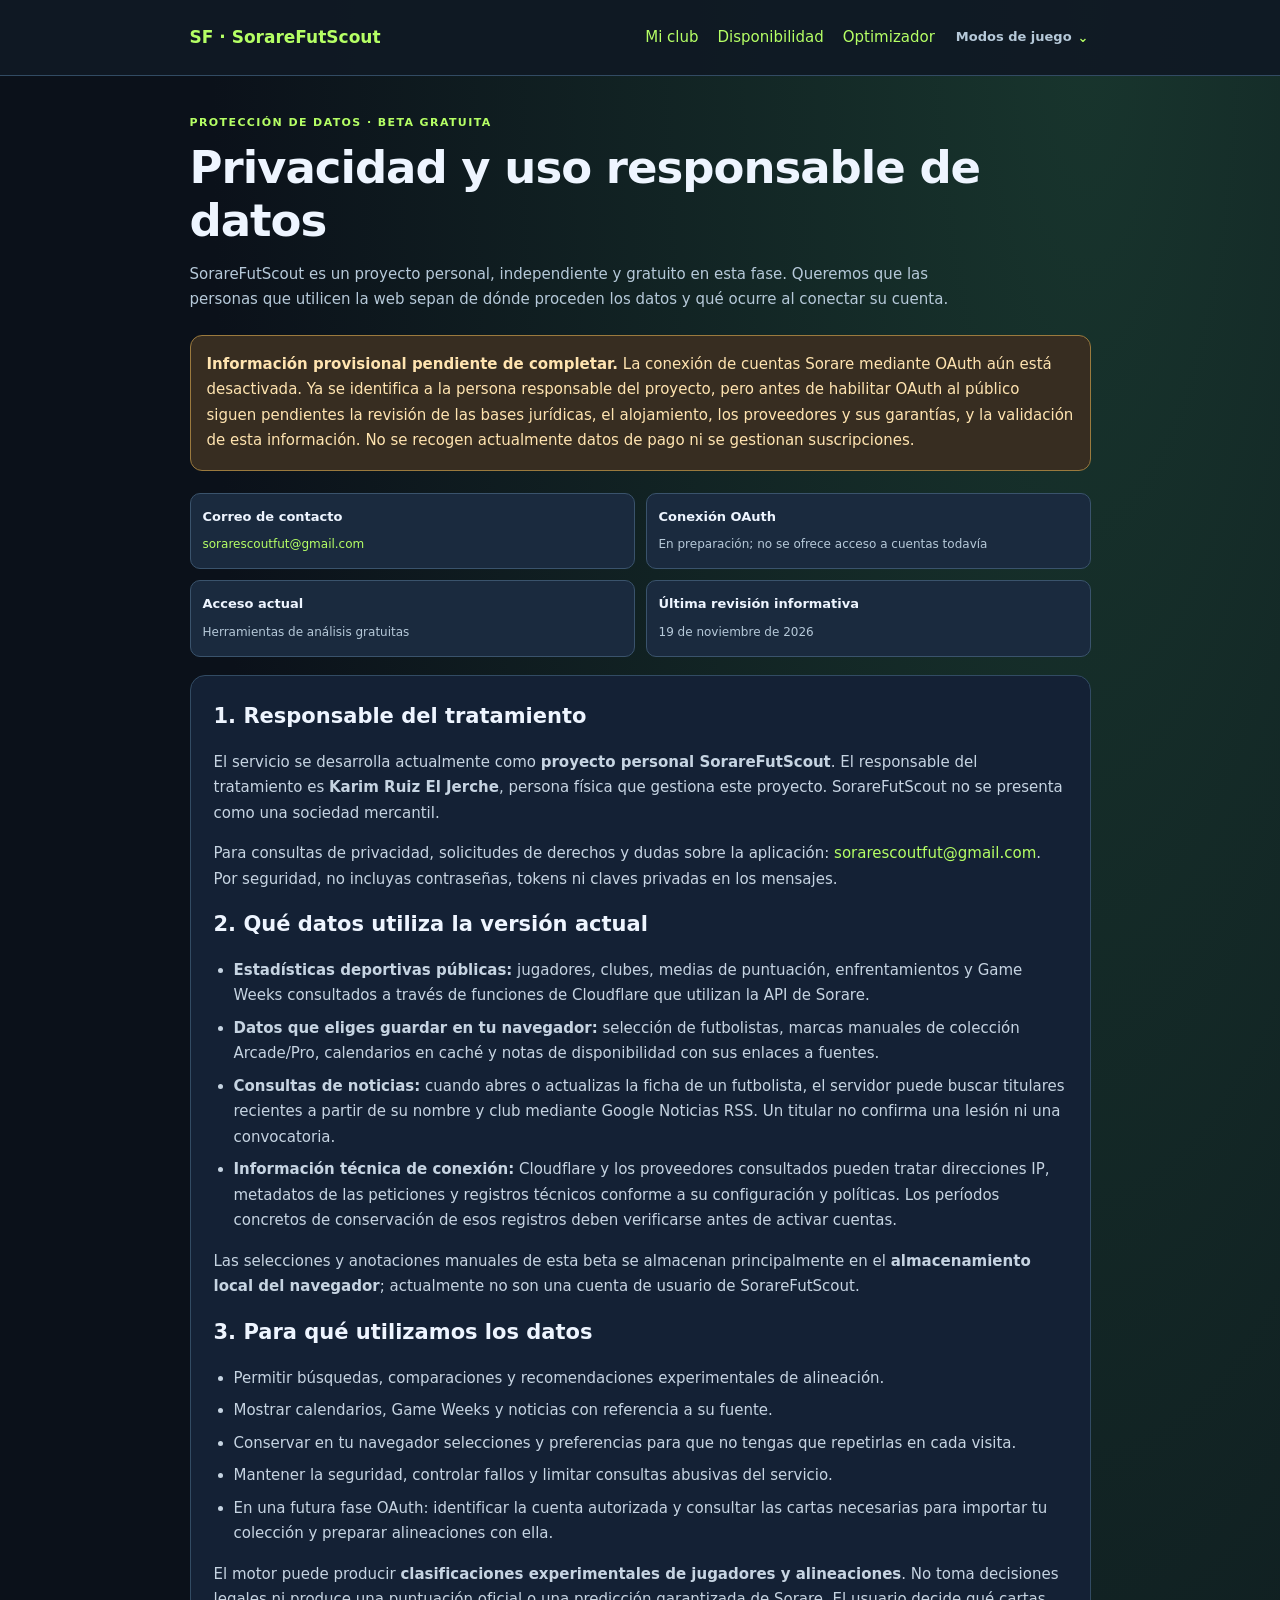
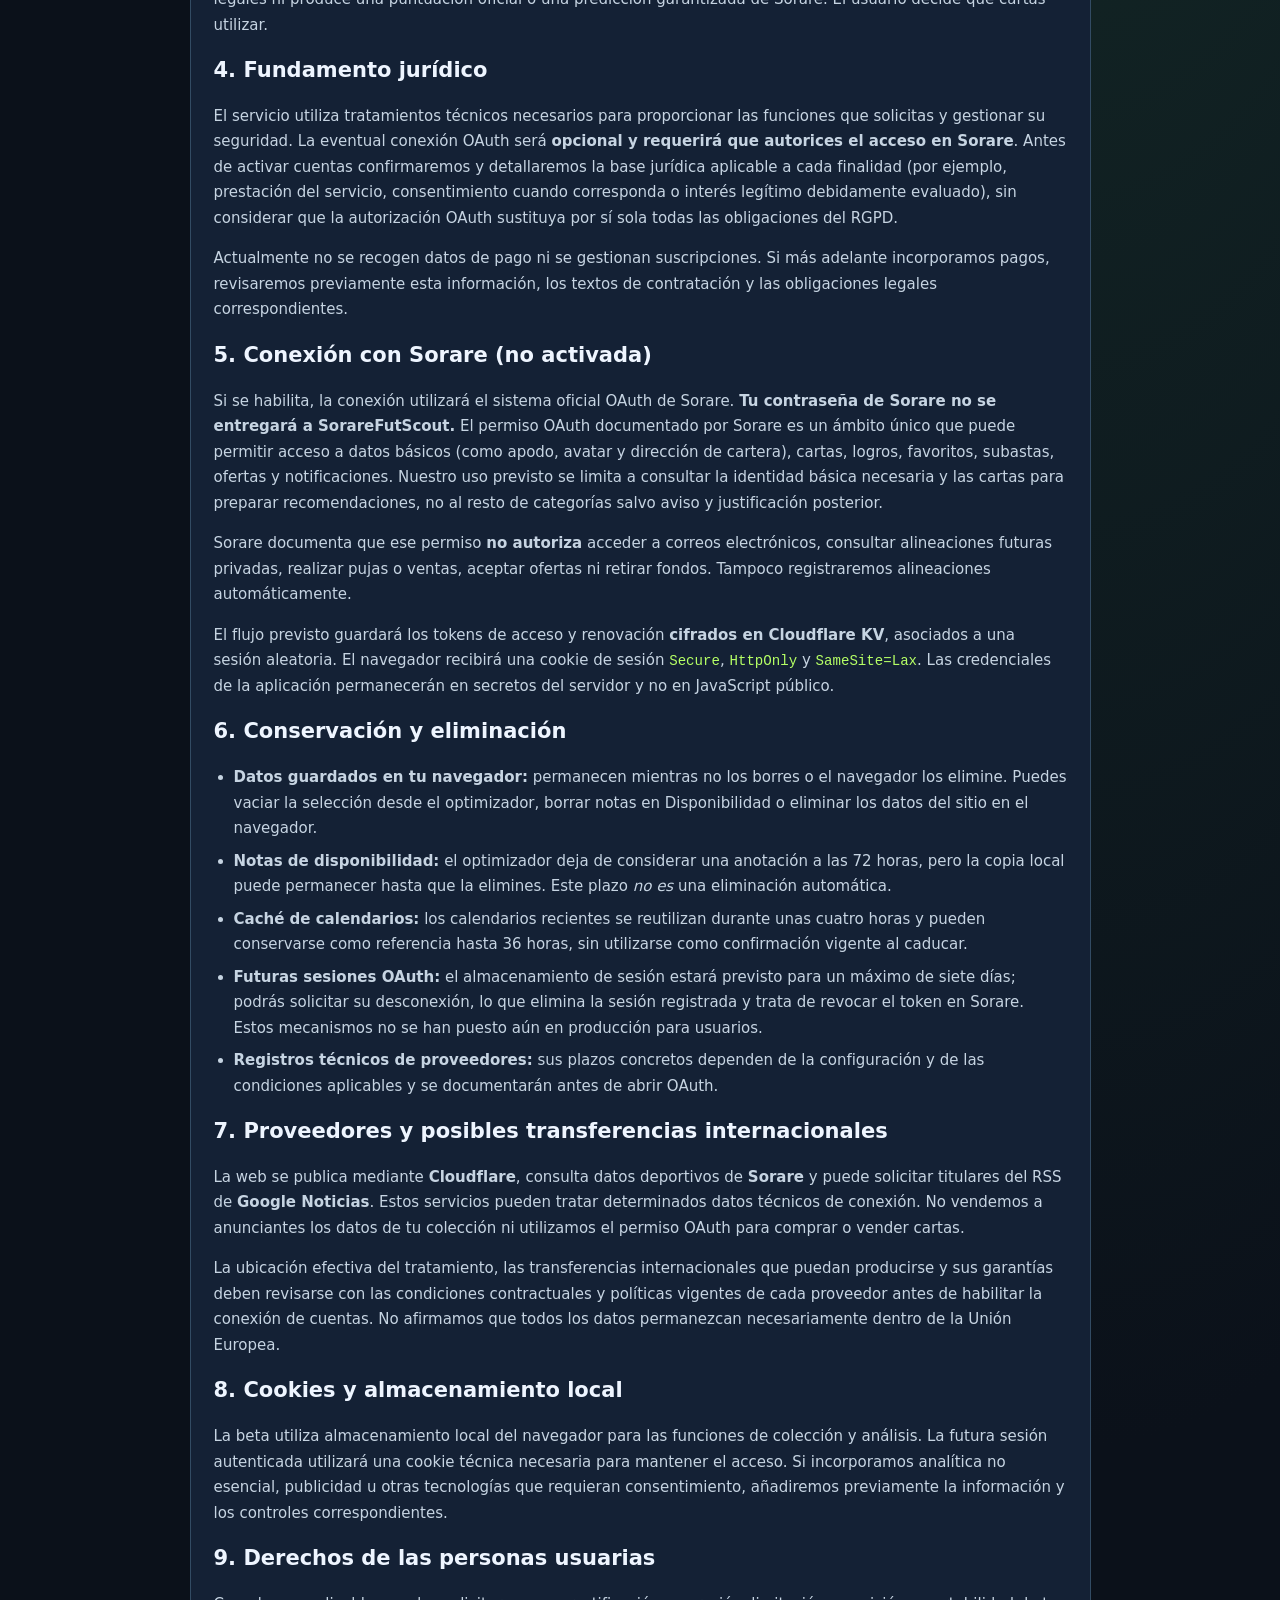
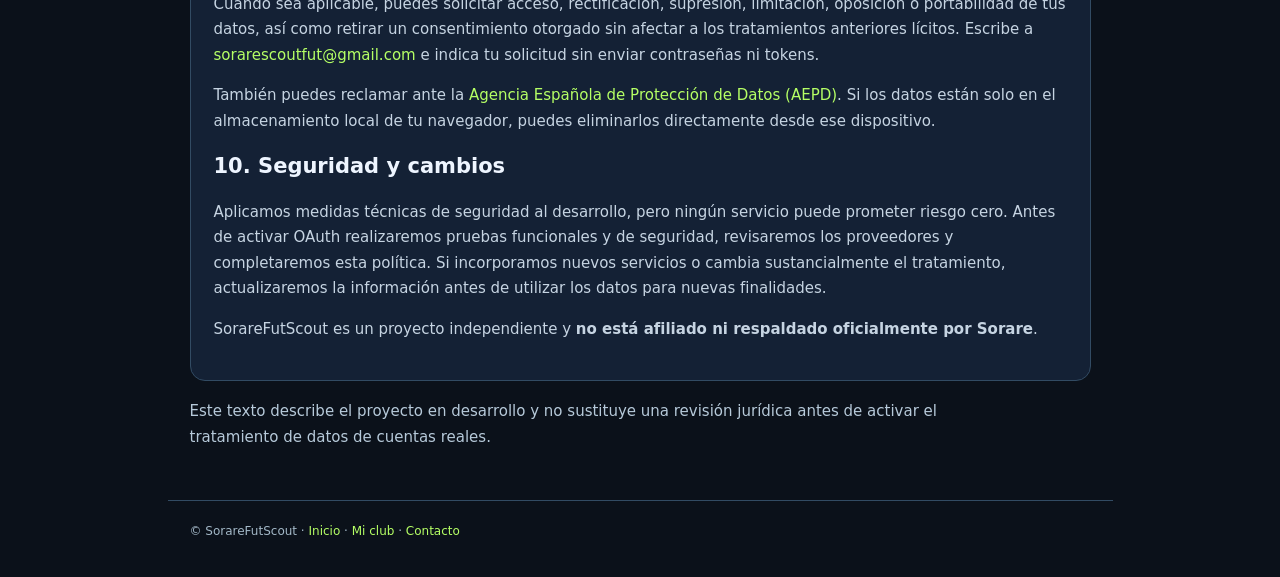
<file: privacidad.html>
<!doctype html>
<html lang="es">
<head>
<meta charset="utf-8">
<meta name="viewport" content="width=device-width,initial-scale=1">
<meta name="theme-color" content="#0b111a">
<meta name="description" content="Privacidad y uso de datos de SorareFutScout. Proyecto independiente en beta gratuita, con conexión OAuth aún desactivada.">
<title>Privacidad y protección de datos | SorareFutScout</title>
<style>
:root{color-scheme:dark;--bg:#0b111a;--panel:#142135;--line:#324b63;--muted:#b6c9d9;--accent:#b5ff65}
*{box-sizing:border-box}
body{margin:0;background:radial-gradient(ellipse at 85% 0%,#18352d,#0b111a 57%);color:#eef5ff;font:15px/1.7 system-ui,-apple-system,"Segoe UI",sans-serif}
header{background:#101924ee;border-bottom:1px solid var(--line)}
nav,main,footer{max-width:945px;margin:auto;padding-left:22px;padding-right:22px}
nav{min-height:75px;display:flex;align-items:center;gap:19px;flex-wrap:wrap}
nav a:first-child{font-weight:900;font-size:17px;margin-right:auto}
a{color:var(--accent);text-decoration:none}a:hover{text-decoration:underline}
a:focus-visible{outline:2px solid var(--accent);outline-offset:3px}
h1{font-size:clamp(30px,4.8vw,45px);line-height:1.18;margin:8px 0 15px;letter-spacing:-1px}
h2{font-size:21px;margin:0 0 9px}h3{font-size:16px;margin:14px 0 4px}
main{padding-top:38px;padding-bottom:35px}
.eyebrow{font-size:11px;color:var(--accent);font-weight:900;letter-spacing:1.4px}
.intro{color:var(--muted);max-width:790px}
.notice{border:1px solid #9b7a3e;background:#372d21;border-radius:12px;color:#ffe4b0;padding:16px;margin:22px 0}
.panel{background:var(--panel);border:1px solid var(--line);border-radius:15px;padding:23px;margin:18px 0}
.panel p,.panel li{color:#c6d4e2}
.panel ul{padding-left:20px}
.panel li{margin:7px 0}
.summary{display:grid;grid-template-columns:repeat(2,minmax(0,1fr));gap:11px;margin:16px 0}
.summary>div{border:1px solid #3a536c;border-radius:10px;padding:12px;background:#1a2a3e}
.summary strong{display:block;font-size:13px;margin-bottom:3px}
.summary span{font-size:12px;color:var(--muted)}
code{color:var(--accent);font-size:.94em}
footer{border-top:1px solid var(--line);padding-top:20px;padding-bottom:36px;color:#a3b8c7;font-size:12px}
@media(max-width:600px){nav,main,footer{padding-left:14px;padding-right:14px}.panel{padding:16px}.summary{grid-template-columns:1fr}}
</style>
<link rel="stylesheet" href="/modos-menu.css">
<script src="/modos-menu.js" defer></script>
</head>
<body>
<header><nav aria-label="Navegación">
<a href="/">SF · SorareFutScout</a>
<a href="/mi-club.html">Mi club</a>
<a href="/disponibilidad.html">Disponibilidad</a>
<a href="/optimizador-real.html">Optimizador</a><details class="modos-menu"><summary>Modos de juego</summary><div class="modos-menu__dropdown">
<a data-game-mode="arcade" href="/mis-cartas.html#arcade">Arcade · Sets y tableros</a>
<div class="modos-menu__label">Competitivo</div>
<a data-game-mode="pro" href="/mis-cartas.html#pro">Pro · Game Weeks</a>
<a data-game-mode="arena" href="/mis-cartas.html#arena">Arena · Clasificaciones</a>
</div></details>
</nav></header>
<main>
<div class="eyebrow">PROTECCIÓN DE DATOS · BETA GRATUITA</div>
<h1>Privacidad y uso responsable de datos</h1>
<p class="intro">SorareFutScout es un proyecto personal, independiente y gratuito en esta fase. Queremos que las personas que utilicen la web sepan de dónde proceden los datos y qué ocurre al conectar su cuenta.</p>
<div class="notice" role="note">
<strong>Información provisional pendiente de completar.</strong>
La conexión de cuentas Sorare mediante OAuth aún está desactivada. Ya se identifica a la persona responsable del proyecto, pero antes de habilitar OAuth al público siguen pendientes la revisión de las bases jurídicas, el alojamiento, los proveedores y sus garantías, y la validación de esta información. No se recogen actualmente datos de pago ni se gestionan suscripciones.
</div>
<div class="summary">
<div><strong>Correo de contacto</strong><span><a href="mailto:sorarescoutfut@gmail.com">sorarescoutfut@gmail.com</a></span></div>
<div><strong>Conexión OAuth</strong><span>En preparación; no se ofrece acceso a cuentas todavía</span></div>
<div><strong>Acceso actual</strong><span>Herramientas de análisis gratuitas</span></div>
<div><strong>Última revisión informativa</strong><span>19 de noviembre de 2026</span></div>
</div>
<section class="panel">
<h2>1. Responsable del tratamiento</h2>
<p>El servicio se desarrolla actualmente como <strong>proyecto personal SorareFutScout</strong>. El responsable del tratamiento es <strong>Karim Ruiz El Jerche</strong>, persona física que gestiona este proyecto. SorareFutScout no se presenta como una sociedad mercantil.</p>
<p>Para consultas de privacidad, solicitudes de derechos y dudas sobre la aplicación: <a href="mailto:sorarescoutfut@gmail.com">sorarescoutfut@gmail.com</a>. Por seguridad, no incluyas contraseñas, tokens ni claves privadas en los mensajes.</p>
<h2>2. Qué datos utiliza la versión actual</h2>
<ul>
<li><strong>Estadísticas deportivas públicas:</strong> jugadores, clubes, medias de puntuación, enfrentamientos y Game Weeks consultados a través de funciones de Cloudflare que utilizan la API de Sorare.</li>
<li><strong>Datos que eliges guardar en tu navegador:</strong> selección de futbolistas, marcas manuales de colección Arcade/Pro, calendarios en caché y notas de disponibilidad con sus enlaces a fuentes.</li>
<li><strong>Consultas de noticias:</strong> cuando abres o actualizas la ficha de un futbolista, el servidor puede buscar titulares recientes a partir de su nombre y club mediante Google Noticias RSS. Un titular no confirma una lesión ni una convocatoria.</li>
<li><strong>Información técnica de conexión:</strong> Cloudflare y los proveedores consultados pueden tratar direcciones IP, metadatos de las peticiones y registros técnicos conforme a su configuración y políticas. Los períodos concretos de conservación de esos registros deben verificarse antes de activar cuentas.</li>
</ul>
<p>Las selecciones y anotaciones manuales de esta beta se almacenan principalmente en el <strong>almacenamiento local del navegador</strong>; actualmente no son una cuenta de usuario de SorareFutScout.</p>
<h2>3. Para qué utilizamos los datos</h2>
<ul>
<li>Permitir búsquedas, comparaciones y recomendaciones experimentales de alineación.</li>
<li>Mostrar calendarios, Game Weeks y noticias con referencia a su fuente.</li>
<li>Conservar en tu navegador selecciones y preferencias para que no tengas que repetirlas en cada visita.</li>
<li>Mantener la seguridad, controlar fallos y limitar consultas abusivas del servicio.</li>
<li>En una futura fase OAuth: identificar la cuenta autorizada y consultar las cartas necesarias para importar tu colección y preparar alineaciones con ella.</li>
</ul>
<p>El motor puede producir <strong>clasificaciones experimentales de jugadores y alineaciones</strong>. No toma decisiones legales ni produce una puntuación oficial o una predicción garantizada de Sorare. El usuario decide qué cartas utilizar.</p>
<h2>4. Fundamento jurídico</h2>
<p>El servicio utiliza tratamientos técnicos necesarios para proporcionar las funciones que solicitas y gestionar su seguridad. La eventual conexión OAuth será <strong>opcional y requerirá que autorices el acceso en Sorare</strong>. Antes de activar cuentas confirmaremos y detallaremos la base jurídica aplicable a cada finalidad (por ejemplo, prestación del servicio, consentimiento cuando corresponda o interés legítimo debidamente evaluado), sin considerar que la autorización OAuth sustituya por sí sola todas las obligaciones del RGPD.</p>
<p>Actualmente no se recogen datos de pago ni se gestionan suscripciones. Si más adelante incorporamos pagos, revisaremos previamente esta información, los textos de contratación y las obligaciones legales correspondientes.</p>
<h2>5. Conexión con Sorare (no activada)</h2>
<p>Si se habilita, la conexión utilizará el sistema oficial OAuth de Sorare. <strong>Tu contraseña de Sorare no se entregará a SorareFutScout.</strong> El permiso OAuth documentado por Sorare es un ámbito único que puede permitir acceso a datos básicos (como apodo, avatar y dirección de cartera), cartas, logros, favoritos, subastas, ofertas y notificaciones. Nuestro uso previsto se limita a consultar la identidad básica necesaria y las cartas para preparar recomendaciones, no al resto de categorías salvo aviso y justificación posterior.</p>
<p>Sorare documenta que ese permiso <strong>no autoriza</strong> acceder a correos electrónicos, consultar alineaciones futuras privadas, realizar pujas o ventas, aceptar ofertas ni retirar fondos. Tampoco registraremos alineaciones automáticamente.</p>
<p>El flujo previsto guardará los tokens de acceso y renovación <strong>cifrados en Cloudflare KV</strong>, asociados a una sesión aleatoria. El navegador recibirá una cookie de sesión <code>Secure</code>, <code>HttpOnly</code> y <code>SameSite=Lax</code>. Las credenciales de la aplicación permanecerán en secretos del servidor y no en JavaScript público.</p>
<h2>6. Conservación y eliminación</h2>
<ul>
<li><strong>Datos guardados en tu navegador:</strong> permanecen mientras no los borres o el navegador los elimine. Puedes vaciar la selección desde el optimizador, borrar notas en Disponibilidad o eliminar los datos del sitio en el navegador.</li>
<li><strong>Notas de disponibilidad:</strong> el optimizador deja de considerar una anotación a las 72 horas, pero la copia local puede permanecer hasta que la elimines. Este plazo <em>no es</em> una eliminación automática.</li>
<li><strong>Caché de calendarios:</strong> los calendarios recientes se reutilizan durante unas cuatro horas y pueden conservarse como referencia hasta 36 horas, sin utilizarse como confirmación vigente al caducar.</li>
<li><strong>Futuras sesiones OAuth:</strong> el almacenamiento de sesión estará previsto para un máximo de siete días; podrás solicitar su desconexión, lo que elimina la sesión registrada y trata de revocar el token en Sorare. Estos mecanismos no se han puesto aún en producción para usuarios.</li>
<li><strong>Registros técnicos de proveedores:</strong> sus plazos concretos dependen de la configuración y de las condiciones aplicables y se documentarán antes de abrir OAuth.</li>
</ul>
<h2>7. Proveedores y posibles transferencias internacionales</h2>
<p>La web se publica mediante <strong>Cloudflare</strong>, consulta datos deportivos de <strong>Sorare</strong> y puede solicitar titulares del RSS de <strong>Google Noticias</strong>. Estos servicios pueden tratar determinados datos técnicos de conexión. No vendemos a anunciantes los datos de tu colección ni utilizamos el permiso OAuth para comprar o vender cartas.</p>
<p>La ubicación efectiva del tratamiento, las transferencias internacionales que puedan producirse y sus garantías deben revisarse con las condiciones contractuales y políticas vigentes de cada proveedor antes de habilitar la conexión de cuentas. No afirmamos que todos los datos permanezcan necesariamente dentro de la Unión Europea.</p>
<h2>8. Cookies y almacenamiento local</h2>
<p>La beta utiliza almacenamiento local del navegador para las funciones de colección y análisis. La futura sesión autenticada utilizará una cookie técnica necesaria para mantener el acceso. Si incorporamos analítica no esencial, publicidad u otras tecnologías que requieran consentimiento, añadiremos previamente la información y los controles correspondientes.</p>
<h2>9. Derechos de las personas usuarias</h2>
<p>Cuando sea aplicable, puedes solicitar acceso, rectificación, supresión, limitación, oposición o portabilidad de tus datos, así como retirar un consentimiento otorgado sin afectar a los tratamientos anteriores lícitos. Escribe a <a href="mailto:sorarescoutfut@gmail.com">sorarescoutfut@gmail.com</a> e indica tu solicitud sin enviar contraseñas ni tokens.</p>
<p>También puedes reclamar ante la <a href="https://www.aepd.es/">Agencia Española de Protección de Datos (AEPD)</a>. Si los datos están solo en el almacenamiento local de tu navegador, puedes eliminarlos directamente desde ese dispositivo.</p>
<h2>10. Seguridad y cambios</h2>
<p>Aplicamos medidas técnicas de seguridad al desarrollo, pero ningún servicio puede prometer riesgo cero. Antes de activar OAuth realizaremos pruebas funcionales y de seguridad, revisaremos los proveedores y completaremos esta política. Si incorporamos nuevos servicios o cambia sustancialmente el tratamiento, actualizaremos la información antes de utilizar los datos para nuevas finalidades.</p>
<p>SorareFutScout es un proyecto independiente y <strong>no está afiliado ni respaldado oficialmente por Sorare</strong>.</p>
</section>
<p class="intro">Este texto describe el proyecto en desarrollo y no sustituye una revisión jurídica antes de activar el tratamiento de datos de cuentas reales.</p>
</main>
<footer>© SorareFutScout · <a href="/">Inicio</a> · <a href="/mi-club.html">Mi club</a> · <a href="mailto:sorarescoutfut@gmail.com">Contacto</a></footer>
</body></html>
</file>
<file: modos-menu.css>
/* SorareFutScout · Navegación compartida: Arcade / Competitivo */
nav .modos-menu { position:relative; display:block; flex:0 0 auto; }
nav .modos-menu > summary {
 list-style:none; display:flex; align-items:center; gap:6px;
 color:var(--muted,var(--sub,#b9cde0)); font-size:13px; font-weight:750;
 cursor:pointer; padding:4px 2px; border-radius:7px; white-space:nowrap;
}
nav .modos-menu > summary::-webkit-details-marker { display:none; }
nav .modos-menu > summary::after { content:"⌄"; font-size:13px; line-height:1; color:var(--accent,#b5ff65); }
nav .modos-menu[open] > summary, nav .modos-menu.current > summary { color:var(--accent,#b5ff65); }
nav .modos-menu > summary:focus-visible, nav .modos-menu__dropdown a:focus-visible { outline:2px solid var(--accent,#b5ff65); outline-offset:3px; }
nav .modos-menu__dropdown {
 position:absolute; top:calc(100% + 8px); right:0; z-index:60;
 width:245px; padding:11px; background:#142238; border:1px solid #4a657a;
 border-radius:13px; box-shadow:0 15px 36px #020912bf; display:grid; gap:3px;
}
nav .modos-menu__label { color:#a5b8ce; font-size:10px; font-weight:900; letter-spacing:.8px; padding:10px 10px 4px; text-transform:uppercase; }
nav .modos-menu__dropdown a, nav.menu .modos-menu__dropdown a {
 display:block; padding:10px 12px; margin:0; border-radius:8px; border:1px solid transparent;
 font-size:13px; font-weight:750; color:#d8e8f8; text-decoration:none; white-space:normal;
}
nav .modos-menu__dropdown a:hover, nav.menu .modos-menu__dropdown a:hover { background:#263d50; }
nav .modos-menu__dropdown a[aria-current="page"] { color:var(--accent,#b5ff65); background:#25392e; border-color:#4b7144; }
nav.menu .modos-menu { width:100%; }
nav.menu .modos-menu > summary { font-size:14px; padding:12px 13px; border:1px solid #30435b; border-radius:11px; background:#182a3c; }
nav.menu .modos-menu__dropdown { position:static; width:100%; box-shadow:none; margin:6px 0; background:#101d2c; }
@media(max-width:900px){
 .head { flex-wrap:wrap; }
 nav.nav { flex-wrap:wrap; }
 nav .modos-menu__dropdown { left:0; right:auto; }
}
@media(max-width:720px){
 nav.menu { overflow-x:visible; flex-wrap:wrap; }
 nav.menu .modos-menu { width:auto; }
 nav.menu .modos-menu__dropdown { position:absolute; min-width:235px; width:max-content; max-width:calc(100vw - 28px); }
}
</file>
